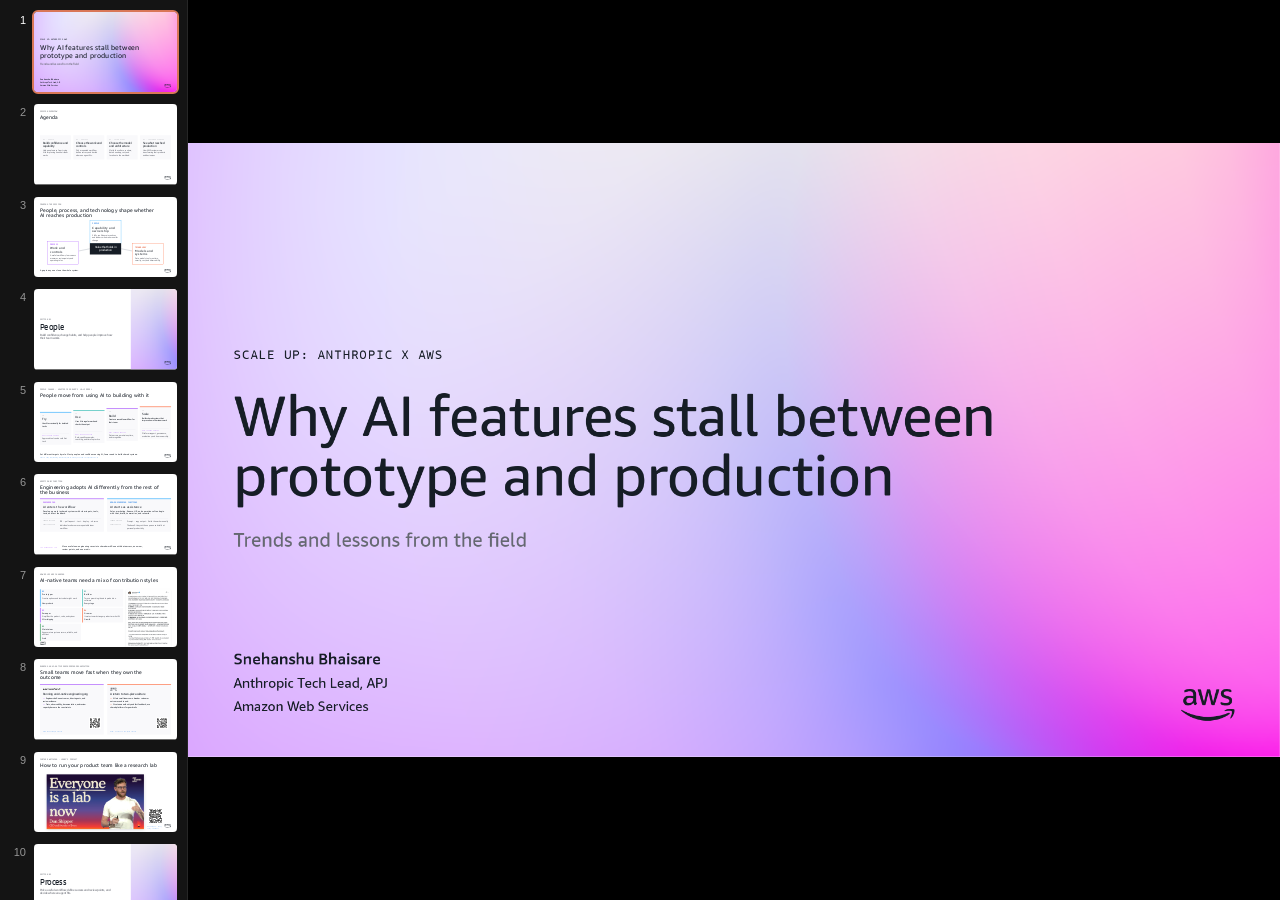
<file: ai-to-production-melbourne/index.html>
<!DOCTYPE html>
<html lang="en">
<head>
<meta charset="UTF-8">
<title>Why AI features stall between prototype and production</title>
<link rel="stylesheet" href="styles.css">
<script src="deck-stage.js"></script>
<style>
  html, body { margin: 0; background: #000; }

  /* ---- Shared slide chrome ---- */
  .slide {
    position: relative; width: 1920px; height: 1080px; overflow: hidden;
    font-family: var(--aws-font-display);
    background: var(--aws-white); color: var(--aws-gray-850);
  }
  .slide h1, .slide h2, .slide h3, .slide p { margin: 0; }
  .bg { position: absolute; inset: 0; width: 100%; height: 100%; object-fit: cover; }
  .logo-br { position: absolute; right: 80px; bottom: 64px; height: 56px; width: auto; }

  .eyebrow {
    font-family: var(--aws-font-mono); font-size: 22px; font-weight: 400;
    text-transform: uppercase; letter-spacing: 0.08em; color: var(--aws-gray-600);
  }
  .h-cover  { font-size: 120px; line-height: 1.04; font-weight: 400; letter-spacing: -0.005em; text-wrap: pretty; }
  .h-title  { font-size: 72px;  line-height: 1.1;  font-weight: 400; letter-spacing: -0.005em; text-wrap: pretty; }
  .body-xl  { font-size: 34px;  line-height: 1.35; font-weight: 400; }
  .body-lg  { font-size: 28px;  line-height: 1.4;  font-weight: 400; }
  .body-md  { font-size: 24px;  line-height: 1.45; font-weight: 400; }
  .muted    { color: var(--aws-gray-600); }
  .mono     { font-family: var(--aws-font-mono); }
  .rule     { width: 56px; height: 4px; background: var(--aws-gray-850); }
  .rule.accent { background: var(--aws-purple-600); }

  .head { position: absolute; left: 80px; right: 80px; top: 80px; display: flex; flex-direction: column; gap: 24px; }
  .head .h-title { max-width: 1600px; }
  .head .lede { max-width: 1400px; margin-top: 4px; }
  .foot { position: absolute; left: 80px; right: 440px; bottom: 72px; }

  /* ---- Cover ---- */
  .cover-body { position: absolute; left: 80px; right: 80px; top: 0; bottom: 0; display: flex; flex-direction: column; justify-content: center; gap: 40px; }
  .cover-body .h-cover { max-width: 1640px; font-size: 100px; line-height: 1.05; }
  .cover-presenter { position: absolute; left: 80px; bottom: 72px; display: flex; flex-direction: column; gap: 6px; }

  /* ---- Card grid ---- */
  .grid { position: absolute; left: 80px; right: 80px; top: 400px; display: grid; gap: 32px; }
  .grid.c4 { grid-template-columns: repeat(4, 1fr); }
  .grid.c3 { grid-template-columns: repeat(3, 1fr); }
  .grid.c2 { grid-template-columns: repeat(2, 1fr); column-gap: 96px; row-gap: 40px; }
  .card { display: flex; flex-direction: column; gap: 18px; padding: 40px 36px; background: var(--aws-gray-100); border-radius: 4px; }
  .card .k { font-family: var(--aws-font-mono); font-size: 20px; letter-spacing: 0.08em; text-transform: uppercase; color: var(--aws-gray-600); }
  .card .t { font-size: 36px; line-height: 1.15; }
  .card .price { font-size: 64px; line-height: 1; color: var(--aws-purple-600); }

  /* ---- Map (2x2) ---- */
  .map { position: absolute; left: 80px; right: 80px; top: 340px; display: grid; grid-template-columns: 180px 1fr 1fr; grid-template-rows: 56px 220px 220px; gap: 24px; }
  .map .colh, .map .rowh { font-family: var(--aws-font-mono); font-size: 20px; letter-spacing: 0.08em; text-transform: uppercase; color: var(--aws-gray-600); display: flex; align-items: flex-end; }
  .map .rowh { align-items: center; font-size: 26px; color: var(--aws-gray-850); }
  .map .cell { background: var(--aws-gray-100); border-radius: 4px; padding: 32px 36px; display: flex; flex-direction: column; gap: 12px; justify-content: center; }
  .map .cell .t { font-size: 38px; line-height: 1.12; }
  .surface-title { display: grid; grid-template-columns: 58px 1fr; gap: 18px; align-items: center; }
  .surface-icon { width: 52px; height: 52px; object-fit: contain; }
  .gateway { position: absolute; left: 284px; right: 400px; top: 912px; display: flex; align-items: center; gap: 28px; padding: 22px 36px; border: 2px solid var(--aws-gray-300); border-radius: 4px; }

  /* ---- Rows (situation -> answer) ---- */
  .rows { position: absolute; left: 80px; right: 80px; top: 300px; display: flex; flex-direction: column; }
  .row { display: grid; grid-template-columns: 1fr 1fr; gap: 64px; padding: 22px 0; border-top: 2px solid var(--aws-gray-200); align-items: baseline; }
  .row:last-child { border-bottom: 2px solid var(--aws-gray-200); }
  .row .ans { font-size: 32px; line-height: 1.25; }

  /* ---- Numbered list ---- */
  .list { display: flex; flex-direction: column; gap: 34px; }
  .item { display: grid; grid-template-columns: 64px 1fr; gap: 16px; }
  .num { font-family: var(--aws-font-mono); font-size: 22px; line-height: 1; padding-top: 10px; color: var(--aws-gray-550); }
  .item .t { font-size: 32px; line-height: 1.2; margin-bottom: 8px; }

  /* ---- Progression ---- */
  .steps { position: absolute; left: 80px; right: 80px; top: 380px; bottom: 220px; display: grid; grid-template-columns: repeat(4, 1fr); gap: 32px; }
  .step { display: flex; flex-direction: column; gap: 18px; padding-top: 28px; border-top: 4px solid var(--aws-gray-300); }
  .step.now { border-top-color: var(--aws-purple-600); }
  .step .t { font-size: 36px; line-height: 1.15; }
  .step .stall { margin-top: auto; min-height: 110px; box-sizing: border-box; padding: 20px 24px; background: var(--aws-gray-100); border-radius: 4px; }

  /* ---- People adoption ---- */
  .people-steps { position: absolute; left: 80px; right: 80px; top: 330px; display: grid; grid-template-columns: repeat(4, 1fr); gap: 26px; align-items: start; }
  .people-stage { min-height: 440px; box-sizing: border-box; padding: 28px 30px; background: var(--aws-gray-100); border-top: 7px solid var(--aws-blue-500); display: flex; flex-direction: column; gap: 18px; }
  .people-stage.l0 { margin-top: 72px; }
  .people-stage.l1 { margin-top: 48px; border-top-color: var(--aws-teal-500); }
  .people-stage.l2 { margin-top: 24px; border-top-color: var(--aws-purple-600); }
  .people-stage.l3 { border-top-color: var(--aws-orange-500); }
  .people-stage .level { font-family: var(--aws-font-mono); font-size: 20px; letter-spacing: 0.08em; text-transform: uppercase; color: var(--aws-gray-600); }
  .people-stage .stage-name { font-size: 38px; line-height: 1.1; }
  .people-stage .support { margin-top: auto; padding-top: 22px; border-top: 2px solid var(--aws-gray-300); }
  .people-stage .support-label { font-family: var(--aws-font-mono); font-size: 16px; letter-spacing: 0.08em; text-transform: uppercase; color: var(--aws-purple-600); margin-bottom: 10px; }
  .people-takeaway { position: absolute; left: 80px; right: 440px; bottom: 55px; display: flex; flex-direction: column; gap: 10px; }
  .people-source { font-family: var(--aws-font-mono); font-size: 16px; color: var(--aws-blue-600); text-decoration: none; }

  /* ---- Organisational adoption ---- */
  .function-path { position: absolute; left: 80px; right: 80px; top: 330px; display: grid; grid-template-columns: 1fr 1fr; gap: 44px; align-items: stretch; }
  .function-stage { min-height: 445px; box-sizing: border-box; padding: 32px 38px; background: var(--aws-gray-100); border-top: 7px solid var(--aws-purple-600); display: flex; flex-direction: column; gap: 18px; }
  .function-stage.non-engineering { border-top-color: var(--aws-blue-500); }
  .function-stage .stage-title { font-size: 43px; line-height: 1.1; }
  .function-stage .stage-pattern { font-size: 28px; line-height: 1.32; }
  .function-stage .stage-work { margin-top: auto; padding-top: 22px; border-top: 2px solid var(--aws-gray-300); display: grid; grid-template-columns: 205px 1fr; gap: 22px; }
  .function-stage .stage-work .label { font-family: var(--aws-font-mono); font-size: 16px; letter-spacing: 0.07em; text-transform: uppercase; color: var(--aws-gray-600); }
  .function-takeaway { position: absolute; left: 80px; right: 440px; bottom: 52px; display: grid; grid-template-columns: 265px 1fr; gap: 30px; align-items: center; }
  .function-takeaway .label { font-family: var(--aws-font-mono); font-size: 18px; letter-spacing: 0.08em; text-transform: uppercase; color: var(--aws-purple-600); }

  /* ---- AI-native teams ---- */
  .archetype-layout { position: absolute; left: 80px; right: 80px; top: 300px; bottom: 58px; display: grid; grid-template-columns: minmax(0, 1fr) 600px; gap: 42px; align-items: stretch; }
  .archetype-row { display: grid; grid-template-columns: repeat(2, minmax(0, 1fr)); gap: 16px; align-content: start; }
  .archetype-card { min-height: 180px; box-sizing: border-box; padding: 20px 22px; background: var(--aws-gray-100); border-left: 7px solid var(--aws-blue-500); display: flex; flex-direction: column; gap: 10px; }
  .archetype-card.builder { border-top-color: var(--aws-teal-500); }
  .archetype-card.sweeper { border-top-color: var(--aws-purple-600); }
  .archetype-card.grower { border-top-color: var(--aws-orange-500); }
  .archetype-card.maintainer { border-top-color: var(--aws-green-600); }
  .archetype-card.builder { border-left-color: var(--aws-teal-500); }
  .archetype-card.sweeper { border-left-color: var(--aws-purple-600); }
  .archetype-card.grower { border-left-color: var(--aws-orange-500); }
  .archetype-card.maintainer { border-left-color: var(--aws-green-600); }
  .archetype-card .role-name { font-size: 30px; line-height: 1.05; }
  .archetype-card .role-copy { margin-top: auto; color: var(--aws-gray-700); }
  .archetype-source-shot { width: 100%; height: 100%; box-sizing: border-box; padding: 10px; object-fit: contain; object-position: center; background: var(--aws-white); border: 1px solid var(--aws-gray-300); box-shadow: 0 12px 30px rgba(35, 47, 62, 0.12); }
  .archetype-logo { position: absolute; left: 80px; bottom: 32px; height: 48px; width: auto; }
  .anthropic-source { position: absolute; right: 80px; top: 82px; width: 220px; height: 48px; object-fit: contain; object-position: right center; }

  .native-grid { position: absolute; left: 80px; right: 80px; top: 340px; bottom: 64px; display: grid; grid-template-columns: 1fr 1fr; gap: 48px; }
  .native-card { box-sizing: border-box; padding: 34px 38px; background: var(--aws-gray-100); border-top: 7px solid var(--aws-purple-600); display: grid; grid-template-columns: 1fr 158px; grid-template-rows: auto auto 1fr auto; column-gap: 30px; row-gap: 20px; }
  .native-card.aws { border-top-color: var(--aws-orange-500); }
  .native-logo { width: 240px; height: 54px; object-fit: contain; object-position: left center; grid-column: 1 / -1; }
  .native-card.aws .native-logo { width: 125px; }
  .native-card .native-title { font-size: 36px; line-height: 1.12; grid-column: 1 / -1; }
  .native-summary { display: flex; flex-direction: column; gap: 18px; }
  .native-summary p { font-size: 25px; line-height: 1.32; }
  .native-summary p::before { content: "—"; color: var(--aws-purple-600); margin-right: 12px; }
  .native-card.aws .native-summary p::before { color: var(--aws-orange-600); }
  .native-qr { width: 158px; height: 158px; align-self: end; background: var(--aws-white); }
  .native-link { align-self: end; font-family: var(--aws-font-mono); font-size: 16px; line-height: 1.3; color: var(--aws-blue-600); text-decoration: none; }
  .video-resource { position: absolute; left: 170px; right: 170px; top: 300px; bottom: 85px; display: grid; grid-template-columns: 1fr 230px; gap: 44px; align-items: end; }
  .video-thumbnail { width: 100%; aspect-ratio: 16 / 9; object-fit: cover; box-shadow: 0 16px 42px rgba(35, 47, 62, 0.18); }
  .video-resource-side { align-self: stretch; display: flex; flex-direction: column; justify-content: flex-end; gap: 22px; }
  .video-resource-qr { width: 220px; height: 220px; background: var(--aws-white); }
  .video-resource-link { font-family: var(--aws-font-mono); font-size: 17px; line-height: 1.35; color: var(--aws-blue-600); text-decoration: none; }

  /* ---- Workflow versus agent planning ---- */
  .planner-grid { position: absolute; left: 80px; right: 80px; top: 330px; display: grid; grid-template-columns: 1fr 1fr; gap: 48px; }
  .planner-card { min-height: 470px; box-sizing: border-box; padding: 34px 38px; background: var(--aws-gray-100); border-top: 7px solid var(--aws-blue-500); display: flex; flex-direction: column; gap: 22px; }
  .planner-card.agent { border-top-color: var(--aws-purple-600); background: var(--aws-purple-50); }
  .planner-card .planner-title { font-size: 40px; line-height: 1.1; }
  .workflow-route { margin-top: auto; display: grid; grid-template-columns: 1fr 38px 1fr 38px 1fr; align-items: center; }
  .route-step { min-height: 120px; box-sizing: border-box; padding: 22px 18px; background: var(--aws-white); border: 2px solid var(--aws-gray-300); display: flex; align-items: center; justify-content: center; text-align: center; font-size: 25px; line-height: 1.2; }
  .route-arrow { font-size: 34px; text-align: center; color: var(--aws-gray-600); }
  .agent-route { margin-top: auto; display: grid; grid-template-columns: 1fr 54px 1fr; grid-template-rows: 1fr 48px 1fr; align-items: center; }
  .agent-route .route-step { min-height: 96px; border-color: var(--aws-purple-300); }
  .agent-route .decide { border-color: var(--aws-purple-600); }
  .planner-footer { position: absolute; left: 80px; right: 440px; bottom: 56px; display: grid; grid-template-columns: 260px 1fr; gap: 32px; align-items: center; }
  .planner-footer .label { font-family: var(--aws-font-mono); font-size: 18px; letter-spacing: 0.08em; text-transform: uppercase; color: var(--aws-purple-600); }

  /* ---- Generative AI product canvas ---- */
  .canvas-main { position: absolute; left: 80px; top: 315px; width: 1230px; display: flex; flex-direction: column; gap: 18px; }
  .canvas-band { box-sizing: border-box; padding: 22px 24px; background: var(--aws-gray-100); border-left: 7px solid var(--aws-blue-500); display: flex; flex-direction: column; gap: 16px; }
  .canvas-band.design { border-left-color: var(--aws-purple-600); }
  .canvas-band.ship { border-left-color: var(--aws-orange-500); }
  .canvas-band .band-name { font-family: var(--aws-font-mono); font-size: 17px; letter-spacing: 0.08em; text-transform: uppercase; color: var(--aws-gray-600); }
  .canvas-boxes { display: grid; gap: 12px; }
  .canvas-boxes.c4 { grid-template-columns: repeat(4, 1fr); }
  .canvas-boxes.c3 { grid-template-columns: repeat(3, 1fr); }
  .canvas-boxes.c5 { grid-template-columns: repeat(5, 1fr); }
  .canvas-box { min-height: 62px; box-sizing: border-box; padding: 16px 14px; background: var(--aws-white); border: 2px solid var(--aws-gray-300); display: flex; align-items: center; justify-content: center; text-align: center; font-size: 22px; line-height: 1.15; }
  .canvas-resources { position: absolute; right: 80px; top: 315px; width: 450px; min-height: 525px; box-sizing: border-box; padding: 34px 36px; background: var(--aws-purple-50); border-top: 7px solid var(--aws-purple-600); display: flex; flex-direction: column; gap: 22px; }
  .canvas-resources .resource-title { font-size: 38px; line-height: 1.1; }
  .canvas-resource-grid { margin-top: auto; display: grid; grid-template-columns: repeat(3, 1fr); gap: 14px; }
  .canvas-resource-item { display: flex; flex-direction: column; gap: 10px; color: var(--aws-gray-850); text-decoration: none; }
  .canvas-resource-item img { width: 100%; aspect-ratio: 1; background: var(--aws-white); }
  .canvas-resource-item span { font-family: var(--aws-font-mono); font-size: 14px; line-height: 1.25; text-align: center; }
  .canvas-takeaway { position: absolute; left: 80px; right: 440px; bottom: 50px; display: grid; grid-template-columns: 260px 1fr; gap: 32px; align-items: center; }
  .canvas-takeaway .label { font-family: var(--aws-font-mono); font-size: 18px; letter-spacing: 0.08em; text-transform: uppercase; color: var(--aws-purple-600); }

  /* ---- Task horizon and autonomy ---- */
  .horizon-scale { position: absolute; left: 80px; right: 80px; top: 315px; height: 520px; }
  .horizon-caption { display: flex; justify-content: space-between; align-items: center; font-family: var(--aws-font-mono); font-size: 18px; letter-spacing: 0.06em; text-transform: uppercase; color: var(--aws-gray-600); }
  .horizon-caption .rise { color: var(--aws-purple-600); }
  .horizon-steps { position: absolute; left: 0; right: 0; bottom: 0; height: 465px; display: grid; grid-template-columns: repeat(4, 1fr); gap: 24px; align-items: end; }
  .horizon-stage { box-sizing: border-box; padding: 28px 30px; background: var(--aws-gray-100); border-top: 7px solid var(--aws-blue-500); display: flex; flex-direction: column; gap: 16px; }
  .horizon-stage.seconds { height: 300px; }
  .horizon-stage.minutes { height: 350px; border-top-color: var(--aws-teal-500); }
  .horizon-stage.hours { height: 400px; border-top-color: var(--aws-purple-600); }
  .horizon-stage.days { height: 450px; border-top-color: var(--aws-orange-500); }
  .horizon-stage .horizon-name { font-size: 40px; line-height: 1.08; }
  .horizon-stage .horizon-control { margin-top: auto; padding-top: 18px; border-top: 2px solid var(--aws-gray-300); }
  .horizon-footer { position: absolute; left: 80px; right: 440px; bottom: 52px; display: grid; grid-template-columns: 1fr 1fr; gap: 48px; }
  .horizon-footer > div { padding-top: 16px; border-top: 3px solid var(--aws-purple-600); }
  .horizon-footer > div:last-child { border-top-color: var(--aws-gray-850); }

  /* ---- Deterministic and probabilistic systems ---- */
  .det-grid { position: absolute; left: 80px; right: 80px; top: 340px; display: grid; grid-template-columns: 1fr 1fr; gap: 44px; }
  .det-card { min-height: 430px; box-sizing: border-box; padding: 34px 40px; background: var(--aws-gray-100); border-top: 7px solid var(--aws-blue-500); display: flex; flex-direction: column; gap: 20px; }
  .det-card.probabilistic { border-top-color: var(--aws-purple-600); }
  .det-card .det-title { font-size: 46px; line-height: 1.08; }
  .det-card .det-list { margin-top: auto; padding-top: 22px; border-top: 2px solid var(--aws-gray-300); display: flex; flex-direction: column; gap: 14px; }
  .det-takeaway { position: absolute; left: 80px; right: 440px; bottom: 58px; display: grid; grid-template-columns: 240px 1fr; gap: 32px; align-items: center; }
  .det-takeaway .label { font-family: var(--aws-font-mono); font-size: 18px; letter-spacing: 0.08em; text-transform: uppercase; color: var(--aws-purple-600); }

  /* ---- Horse and harness ---- */
  .horse-frame { position: absolute; left: 100px; right: 100px; top: 315px; height: 590px; }
  .horse-lines { position: absolute; inset: 0; width: 100%; height: 100%; }
  .horse-core { position: absolute; left: 610px; top: 52px; width: 500px; height: 480px; box-sizing: border-box; padding: 28px; background: var(--aws-purple-50); border: 3px solid var(--aws-purple-600); display: flex; flex-direction: column; align-items: center; justify-content: center; gap: 14px; text-align: center; }
  .horse-core img { width: 310px; height: 270px; object-fit: contain; opacity: 0.88; }
  .harness-node { position: absolute; width: 430px; min-height: 172px; box-sizing: border-box; padding: 24px 28px; background: var(--aws-white); border: 2px solid var(--aws-gray-300); display: flex; flex-direction: column; gap: 9px; }
  .harness-node.n1 { left: 0; top: 0; border-top: 6px solid var(--aws-blue-500); }
  .harness-node.n2 { left: 0; bottom: 0; border-top: 6px solid var(--aws-teal-500); }
  .harness-node.n3 { right: 0; top: 0; border-top: 6px solid var(--aws-orange-500); }
  .harness-node.n4 { right: 0; bottom: 0; border-top: 6px solid var(--aws-purple-600); }
  .harness-node .node-title { font-size: 32px; line-height: 1.12; }
  .horse-takeaway { position: absolute; left: 80px; right: 440px; bottom: 50px; display: grid; grid-template-columns: 240px 1fr; gap: 32px; align-items: center; }
  .horse-takeaway .label { font-family: var(--aws-font-mono); font-size: 18px; letter-spacing: 0.08em; text-transform: uppercase; color: var(--aws-purple-600); }

  /* ---- People, process, and technology framework ---- */
  .ppt-frame { position: absolute; left: 180px; right: 180px; top: 315px; height: 590px; }
  .ppt-lines { position: absolute; inset: 0; width: 100%; height: 100%; }
  .ppt-node { position: absolute; width: 420px; min-height: 180px; box-sizing: border-box; padding: 28px 32px; background: var(--aws-white); border: 3px solid var(--aws-gray-850); display: flex; flex-direction: column; gap: 12px; }
  .ppt-node.people { left: 570px; top: 0; border-color: var(--aws-blue-500); }
  .ppt-node.process { left: 0; bottom: 0; border-color: var(--aws-purple-600); }
  .ppt-node.technology { right: 0; bottom: 0; border-color: var(--aws-orange-500); }
  .ppt-node .ppt-name { font-size: 46px; line-height: 1.05; }
  .ppt-centre { position: absolute; left: 570px; top: 305px; width: 420px; min-height: 150px; box-sizing: border-box; padding: 30px; background: var(--aws-gray-850); color: var(--aws-white); display: flex; align-items: center; justify-content: center; text-align: center; }

  /* ---- Comparison table ---- */
  .cmp { position: absolute; left: 80px; right: 80px; top: 300px; display: grid; }
  .cmp.c2 { grid-template-columns: 280px 1fr 1fr; }
  .cmp.c3 { grid-template-columns: 220px 1fr 1fr 1fr; }
  .cmp.c4 { grid-template-columns: 300px 1fr 1fr 1fr; }
  .cmp > * { padding: 16px 32px 16px 0; border-top: 2px solid var(--aws-gray-200); font-size: 24px; line-height: 1.35; }
  .cmp.lg > * { padding-top: 24px; padding-bottom: 24px; font-size: 28px; }
  .cmp.lg .rl { font-size: 20px; padding-top: 30px; }
  .cmp > :first-child, .cmp .ch { border-top: none; }
  .cmp .ch { padding-bottom: 18px; font-size: 32px; line-height: 1.15; align-self: end; }
  .cmp .ch .body-md { display: block; margin-top: 6px; }
  .cmp .rl { font-family: var(--aws-font-mono); font-size: 18px; letter-spacing: 0.08em; text-transform: uppercase; color: var(--aws-gray-600); padding-top: 21px; }
  .cmp .rl.name { font-family: var(--aws-font-display); font-size: 28px; letter-spacing: 0; text-transform: none; color: var(--aws-gray-850); padding-top: 24px; }
  .cmp .hl { background: var(--aws-purple-50); padding-left: 20px; }
  .cmp .no { color: var(--aws-gray-550); }

  /* ---- Flow (boxes and arrows) ---- */
  .flow { position: absolute; left: 80px; right: 80px; top: 340px; display: grid; grid-template-columns: 1fr 72px 1.25fr 72px 1fr; }
  .flow .node { display: flex; flex-direction: column; gap: 10px; padding: 28px 32px; border: 2px solid var(--aws-gray-300); border-radius: 4px; }
  .flow .node.hub { background: var(--aws-purple-50); border-color: var(--aws-purple-600); }
  .flow .node .t { font-size: 32px; line-height: 1.15; }
  .flow .arrow { display: flex; align-items: center; justify-content: center; font-size: 44px; color: var(--aws-gray-550); }

  /* ---- Code ---- */
  .code { margin: 0; padding: 36px 40px; background: var(--aws-gray-100); border-radius: 4px; font-family: var(--aws-font-mono); font-size: 23px; line-height: 1.6; white-space: pre; color: var(--aws-gray-850); }
  .code .c { color: var(--aws-gray-600); }

  /* ---- Billing paths ---- */
  .bill-paths { position: absolute; left: 80px; right: 80px; top: 420px; display: grid; grid-template-columns: repeat(3, 1fr); gap: 28px; }
  .bill-path { min-height: 190px; box-sizing: border-box; padding: 28px 30px; border-top: 5px solid var(--aws-gray-850); background: var(--aws-gray-100); display: grid; grid-template-columns: 58px 1fr; gap: 20px; align-content: start; }
  .bill-path.market { border-top-color: var(--aws-purple-600); }
  .bill-path img { width: 52px; height: 52px; object-fit: contain; }
  .bill-path .t { font-size: 30px; line-height: 1.15; margin-bottom: 12px; }
  .bill-join { position: absolute; left: 280px; right: 280px; top: 670px; display: grid; grid-template-columns: 1fr 120px 1fr; align-items: center; }
  .bill-line { height: 3px; background: var(--aws-gray-350); }
  .bill-arrow { text-align: center; font-size: 46px; color: var(--aws-purple-600); }
  .invoice { position: absolute; left: 560px; right: 560px; top: 750px; padding: 32px 40px; border: 3px solid var(--aws-purple-600); background: var(--aws-purple-50); text-align: center; }

  /* ---- Model spectrum ---- */
  .model-spectrum { position: absolute; left: 80px; right: 80px; top: 330px; }
  .spectrum-labels { display: flex; justify-content: space-between; margin-bottom: 18px; font-family: var(--aws-font-mono); font-size: 18px; text-transform: uppercase; letter-spacing: 0.08em; color: var(--aws-gray-600); }
  .spectrum-line { height: 5px; background: var(--aws-gray-300); margin: 0 90px 30px; }
  .model-nodes { display: grid; grid-template-columns: repeat(4, 1fr); gap: 28px; }
  .model-node { min-height: 300px; box-sizing: border-box; padding: 30px 28px; border-top: 7px solid var(--aws-blue-500); background: var(--aws-gray-100); }
  .model-node.sonnet { border-top-color: var(--aws-teal-500); }
  .model-node.opus { border-top-color: var(--aws-purple-600); background: var(--aws-purple-50); }
  .model-node.fable { border-top-color: var(--aws-orange-500); }
  .model-node .model-name { font-size: 36px; line-height: 1.1; margin: 12px 0 18px; }
  .model-node .model-price { font-family: var(--aws-font-mono); font-size: 27px; color: var(--aws-gray-850); margin-bottom: 18px; }

  /* ---- Cost pipeline ---- */
  .cost-pipeline { position: absolute; left: 80px; right: 80px; top: 360px; display: grid; grid-template-columns: 1fr 54px 1fr 54px 1fr 54px 1fr; align-items: stretch; }
  .cost-stage { min-height: 300px; padding: 30px 28px; box-sizing: border-box; background: var(--aws-gray-100); border-top: 6px solid var(--aws-blue-500); }
  .cost-stage.route { border-top-color: var(--aws-teal-500); }
  .cost-stage.effort { border-top-color: var(--aws-purple-600); }
  .cost-stage.batch { border-top-color: var(--aws-orange-500); }
  .cost-stage .stage-num { font-family: var(--aws-font-mono); font-size: 20px; color: var(--aws-gray-600); }
  .cost-stage .stage-title { font-size: 34px; line-height: 1.12; margin: 18px 0; }
  .cost-arrow { display: flex; align-items: center; justify-content: center; font-size: 42px; color: var(--aws-gray-500); }
  .cost-result { position: absolute; left: 360px; right: 360px; top: 760px; display: grid; grid-template-columns: 250px 1fr; align-items: center; gap: 32px; padding: 26px 36px; background: var(--aws-gray-850); color: var(--aws-white); }
  .cost-result .metric { font-family: var(--aws-font-mono); font-size: 20px; letter-spacing: 0.08em; text-transform: uppercase; color: var(--aws-gray-300); }

  /* ---- Geography ---- */
  .geo-layout { position: absolute; left: 80px; right: 80px; top: 330px; bottom: 150px; display: grid; grid-template-columns: 1.15fr 0.85fr; gap: 58px; }
  .geo-diagram { display: flex; flex-direction: column; gap: 18px; }
  .geo-route { padding: 22px 28px; border: 2px solid var(--aws-gray-300); display: grid; grid-template-columns: 150px 1fr; gap: 22px; align-items: center; }
  .geo-route .prefix { font-family: var(--aws-font-mono); font-size: 34px; color: var(--aws-purple-600); }
  .au-boundary { flex: 1; border: 3px solid var(--aws-purple-600); background: var(--aws-purple-50); padding: 28px 32px; display: grid; grid-template-rows: auto 1fr auto; }
  .au-cities { display: grid; grid-template-columns: 1fr 1fr; gap: 34px; align-items: center; }
  .city { padding: 26px 24px; background: var(--aws-white); border: 2px solid var(--aws-gray-300); display: grid; grid-template-columns: 22px 1fr; gap: 16px; align-items: center; }
  .city-dot { width: 18px; height: 18px; border-radius: 50%; background: var(--aws-purple-600); }
  .availability { display: grid; grid-template-columns: 1.4fr repeat(3, 0.7fr); align-content: start; }
  .availability > * { padding: 15px 12px; border-top: 2px solid var(--aws-gray-200); font-size: 21px; line-height: 1.25; }
  .availability .ah { border-top: none; font-family: var(--aws-font-mono); font-size: 16px; letter-spacing: 0.06em; text-transform: uppercase; color: var(--aws-gray-600); }
  .availability .yes { color: var(--aws-green-700); }
  .availability .not-yet { color: var(--aws-gray-550); }

  /* ---- Architecture strip ---- */
  .field-layout { position: absolute; left: 80px; right: 80px; top: 340px; bottom: 150px; display: grid; grid-template-columns: 0.82fr 1.35fr; gap: 70px; }
  .field-checks { display: flex; flex-direction: column; gap: 0; }
  .field-check { padding: 18px 0; border-top: 2px solid var(--aws-gray-200); display: grid; grid-template-columns: 38px 1fr; gap: 16px; align-items: start; }
  .field-check:first-child { border-top: none; }
  .field-check .mark { font-family: var(--aws-font-mono); color: var(--aws-purple-600); font-size: 23px; }
  .arch-panel { background: var(--aws-gray-100); padding: 30px 34px; display: flex; flex-direction: column; gap: 22px; }
  .arch-main { display: grid; grid-template-columns: 1fr 44px 1fr 44px 1fr 44px 1fr; align-items: center; }
  .arch-node { min-height: 145px; box-sizing: border-box; padding: 18px 16px; background: var(--aws-white); border: 2px solid var(--aws-gray-300); text-align: center; display: flex; flex-direction: column; align-items: center; justify-content: center; gap: 12px; }
  .arch-node img { width: 48px; height: 48px; object-fit: contain; }
  .arch-node.bedrock { border-color: var(--aws-purple-600); background: var(--aws-purple-50); }
  .arch-arrow { text-align: center; font-size: 34px; color: var(--aws-gray-500); }
  .arch-controls { display: grid; grid-template-columns: repeat(3, 1fr); gap: 18px; }
  .arch-control { padding: 18px; background: var(--aws-white); display: grid; grid-template-columns: 40px 1fr; gap: 12px; align-items: center; }
  .arch-control img { width: 36px; height: 36px; object-fit: contain; }
  .arch-profiles { padding: 18px 22px; border: 2px solid var(--aws-purple-600); background: var(--aws-white); display: flex; justify-content: space-between; align-items: center; }

  /* ---- Customer case studies ---- */
  .case-grid { position: absolute; left: 80px; right: 80px; top: 330px; display: grid; grid-template-columns: repeat(3, 1fr); gap: 30px; }
  .case-card { min-height: 500px; box-sizing: border-box; padding: 34px 36px; background: var(--aws-gray-100); border-top: 7px solid var(--aws-blue-500); display: flex; flex-direction: column; gap: 20px; }
  .case-card.heidi { border-top-color: var(--aws-purple-600); }
  .case-card.rdc { border-top-color: var(--aws-orange-500); }
  .case-brand { height: 58px; display: flex; align-items: center; }
  .case-brand img { max-width: 190px; max-height: 58px; width: auto; height: auto; object-fit: contain; object-position: left center; }
  .case-brand img.heidi-mark { width: 58px; height: 58px; }
  .case-brand img.rdc-mark { max-width: 175px; }
  .case-card .company { font-size: 48px; line-height: 1.05; }
  .case-card .case-use { font-size: 30px; line-height: 1.25; }
  .case-card .case-result { margin-top: auto; padding-top: 24px; border-top: 2px solid var(--aws-gray-300); }
  .case-card .metric { font-size: 45px; line-height: 1.05; color: var(--aws-gray-850); }
  .case-sources { position: absolute; left: 80px; right: 440px; bottom: 58px; display: flex; gap: 28px; font-family: var(--aws-font-mono); font-size: 15px; }
  .case-sources a { color: var(--aws-blue-600); text-decoration: none; }
  .case-matrix { position: absolute; left: 80px; right: 80px; top: 315px; display: grid; grid-template-columns: 165px repeat(3, 1fr); }
  .case-matrix > * { padding: 22px 26px; border-top: 2px solid var(--aws-gray-200); font-size: 25px; line-height: 1.3; }
  .case-matrix .mh { border-top: none; min-height: 95px; display: flex; flex-direction: column; justify-content: flex-end; gap: 12px; }
  .case-matrix .matrix-brand { height: 46px; display: flex; align-items: center; gap: 14px; }
  .case-matrix .matrix-brand img { max-width: 165px; max-height: 46px; width: auto; height: auto; object-fit: contain; object-position: left center; }
  .case-matrix .matrix-brand img.heidi-mark { width: 44px; height: 44px; }
  .case-matrix .matrix-name { font-size: 30px; line-height: 1; }
  .case-matrix .tagline { font-size: 20px; line-height: 1.2; color: var(--aws-gray-600); }
  .case-matrix .row-label { font-family: var(--aws-font-mono); font-size: 18px; letter-spacing: 0.07em; text-transform: uppercase; color: var(--aws-gray-600); }
  .case-matrix .people-cell { background: var(--aws-blue-50); }
  .case-matrix .process-cell { background: var(--aws-purple-50); }
  .case-matrix .tech-cell { background: var(--aws-orange-50); }
  .case-matrix .outcome-cell { font-weight: 500; }

  /* ---- Field story ---- */
  .story { position: absolute; left: 80px; right: 80px; top: 360px; display: grid; grid-template-columns: 1fr 1fr; column-gap: 96px; }
  .story .col { display: flex; flex-direction: column; }
  .story .k { font-family: var(--aws-font-mono); font-size: 20px; letter-spacing: 0.08em; text-transform: uppercase; color: var(--aws-gray-600); padding-bottom: 16px; }
  .story .col.hub .k { color: var(--aws-purple-600); }
  .story .col > p { padding: 15px 0; border-top: 2px solid var(--aws-gray-200); font-size: 26px; line-height: 1.35; }
  .story .col > p:last-child { border-bottom: 2px solid var(--aws-gray-200); }
  .demo { position: absolute; left: 80px; right: 440px; bottom: 60px; display: flex; align-items: center; gap: 28px; padding: 20px 36px; background: var(--aws-purple-50); border: 2px solid var(--aws-purple-600); border-radius: 4px; }

  /* ---- Closing ---- */
  .close-grid { position: absolute; left: 80px; right: 80px; top: 330px; bottom: 180px; display: grid; grid-template-columns: 1fr 480px; gap: 96px; }
  .qr { width: 260px; height: 260px; }
  .links { display: flex; flex-direction: column; gap: 14px; }
  /* ---- Demo video ---- */
  .slide.video-slide { background: #000; }
  .demo-video { position: absolute; top: 0; left: 50%; height: 1080px; width: auto; transform: translateX(-50%); cursor: pointer; }
</style>
<script type="application/json" id="speaker-notes">
[
  "Hi everyone, I'm Sneh, and I look after Anthropic on AWS across APJ. In 30 minutes, I'll cover why AI features stall across people, process, and technology, then show how those choices affect Claude on AWS.",
  "The session uses four parts. People covers capability, confidence, and ownership. Process covers workflow selection, success measures, review points, and when an agent fits. Technology covers the model, surface, runtime, data boundary, cost, and location. Customer stories show how three teams handled those choices in production.",
  "People, process, and technology is a useful planning lens because the three parts affect each other. Skilled people cannot rescue a broken workflow. A clear workflow still fails without usable tools and data. Technology rarely fixes unclear ownership or incentives. The centre of the diagram is the outcome: value that still holds under real production conditions. Sources: https://www.prosci.com/blog/people-process-technology and https://docs.aws.amazon.com/whitepapers/latest/overview-aws-cloud-adoption-framework/people-perspective-capabilities.html",
  "Start with people. Adoption depends on confidence, role-specific skills, clear ownership, and leaders who give people time and permission to change how work gets done.",
  "Ramp's L0 to L3 model is useful as a people capability framework. L0 employees try AI for isolated tasks. L1 employees use it in regular work and check the output. L2 employees build reusable workflows for themselves or their team. L3 employees build systems that help other teams work differently. Leaders have a job at each level: provide approved tools, role-specific examples, data access, time, recognition, governance, evaluations, and clear ownership. Set different targets by role. Most people need confidence using AI; fewer need to build shared systems. Source: https://ramp.com/leading-indicators/how-to-build-your-team-to-capitalize-on-ai",
  "The L0 to L3 ladder describes how individuals use AI. Adoption also differs by function. Engineering often moves faster because the work already runs through shared systems: repositories, pull requests, tests, deployment pipelines, and incident tools. The model can receive context, take an action, and get fast feedback. Non-engineering adoption often starts in a chat window with drafts, summaries, and research. That helps the individual, but the context and output can remain outside the team's operating process. The management job is to move useful non-engineering cases from one-off prompts into shared workflows with data access, an owner, review points, and a measurable outcome.",
  "Boris Cherny describes five contribution styles visible on the Claude Code team: prototypers create options, builders turn promising ideas into production systems, sweepers simplify and improve what shipped, growers find product-market fit, and maintainers keep mature systems secure, reliable, fast, and efficient. People often span two or three styles. Treat this as a way to compose a team around the product stage, not as five new job titles. Source: Boris Cherny, Claude Code.",
  "Anthropic describes an AI-native engineering organisation where engineers spend less time writing every line and more time defining outcomes, directing agents, and reviewing evidence. Coding throughput rises quickly, so tests, observability, documentation, ownership, and review capacity become the constraints. Werner Vogels argues that AI makes small, autonomous teams practical again. Teams should own a durable customer problem end to end, have authority to make reversible decisions, and use shared platforms for guardrails without adding hand-offs. Sources: https://claude.com/blog/running-an-ai-native-engineering-org and https://www.allthingsdistributed.com/2026/06/return-to-two-pizza-culture.html",
  "Dan Shipper explains how Every runs product teams more like research labs: start with a useful question, build small experiments, use the product internally, and let direct evidence shape the next iteration. This slide links to the full conversation on Lenny's Podcast. Source: https://www.youtube.com/watch?v=DqF08Dz3nok",
  "Next is process. Pick work that happens often, has a clear owner, and has a measurable outcome. Define review points and controls before deciding how much autonomy the technology needs.",
  "Pick the first workflow using five tests. It happens often enough for small gains to add up. One team owns it and can change the process. One number measures whether it improved. A person can review the output while confidence builds. The required data is already reachable. Support triage, document extraction, code review, and internal search often fit these conditions. Avoid starting with a flagship feature that has to be perfect at launch.",
  "The Generative AI Product Canvas turns one candidate feature into a buildable and measurable product plan. Work left to right through three bands. Frame the opportunity by defining the problem, current alternative, inputs, and outputs. Design the solution by choosing the product flow, whether it needs a prompt, pipeline, or agent, and the user experience. Prove and ship it by defining done, success metrics, evaluation, cost, and pricing. Use one canvas per feature. Resources: https://github.com/aws-samples/sample-apj-sup-sa/tree/add-genai-product-canvas/agentic-workloads/genai-product-canvas and https://catalog.us-east-1.prod.workshops.aws/workshops/f6d1379f-3504-4c36-8a46-3b9c3c99a03d/en-US/040-part-2-design",
  "The ambition can be large, but the first production step should be narrow. Pick one repeated workflow, give it one owner, and measure one outcome. Prove that it works before adding more teams, data, tools, or autonomy.",
  "The difference between a workflow that calls an LLM and an agent loop is who plans the next step. In a workflow, your code fixes the sequence and calls the model at known points. In an agent loop, the model observes the result and chooses the next approved action. The application still owns the tools, permissions, budgets, approval gates, and stopping conditions. Source: https://www.anthropic.com/research/building-effective-agents",
  "Anthropic separates workflows, where code controls a defined sequence, from agents, where the model directs its own process and tool use. Use an agent for open-ended work when you cannot predict the number of steps or define a fixed path. The environment should return feedback the agent can use, and the task needs clear success and stopping conditions. Keep human approval around consequential actions. Start with the simplest design that works because model-directed execution adds cost, latency, and more ways to fail. Source: https://www.anthropic.com/research/building-effective-agents",
  "An agent repeats four steps. It observes the current state, context, memory, and tool results. It decides the next action. It acts by calling a tool, changing state, or producing a response. It then evaluates the result against the goal. If the goal is not met, the result becomes new context for the next loop. Your code still defines the available tools, permissions, budgets, iteration limits, and stopping conditions. Put human approval before actions that are costly, irreversible, or customer-facing.",
  "Use task horizon as a practical autonomy spectrum, not a maturity score. At seconds, a person directs each turn. At minutes, the agent completes a bounded task. At hours, it works through checkpoints, recovers from failures, and asks for help when needed. At days, it carries durable state across sessions and pursues an outcome under clear limits. Longer horizons can unlock larger units of work, but cost, drift, ambiguity, and recovery effort also rise. Anthropic notes that autonomy depends on oversight and product design, and its long-running agent guidance emphasises progress tracking across context windows. AWS AgentCore supports asynchronous long-running tasks and configurable runtime lifecycle. Sources: https://www.anthropic.com/research/measuring-agent-autonomy, https://www.anthropic.com/research/trustworthy-agents, https://www.anthropic.com/engineering/effective-harnesses-for-long-running-agents, and https://docs.aws.amazon.com/bedrock-agentcore/latest/devguide/runtime-long-run.html",
  "Technology follows the people and process decisions. This section covers the model, runtime, tools, data boundary, deployment surface, cost controls, and where inference can run.",
  "AI systems combine deterministic software with probabilistic model behaviour. Use deterministic code for permissions, validation, workflow rules, budgets, and stopping conditions. Those controls should behave the same way every time. Use the model where the work needs interpretation, planning, drafting, or tool selection. Test that part across representative scenarios because the same input can produce different valid outputs. Put judgement in the model. Keep hard limits and irreversible actions in code.",
  "The horse represents the model: capability, judgement, and momentum. The harness is the agent system around it: the goal and context, tools and sandbox, permissions and approvals, and the feedback that tells it whether to continue or stop. A stronger model raises what the system can do. The harness decides where it can go and what it is allowed to change. Anthropic describes the harness as the system around the model. AWS AgentCore includes the runtime loop, tools, context, failure handling, memory, identity, and observability. Sources: https://www.anthropic.com/engineering/managed-agents and https://docs.aws.amazon.com/bedrock-agentcore/latest/devguide/harness.html",
  "Anthropic describes the brain as Claude plus the harness that runs the reasoning loop, and the hands as the sandboxes and tools that perform actions. The model reasons, plans, and chooses tools. The hands run code, browse, read files, and change systems inside an isolated environment. Managed services can carry much of the loop, compute, memory, identity, secure tool connectivity, and observability. The customer still owns the work that differentiates the product: the goal, proprietary context, instructions and skills, tool permissions, approval policy, evaluations, and user experience. Anthropic source: https://www.anthropic.com/engineering/managed-agents. AWS source: https://docs.aws.amazon.com/bedrock-agentcore/latest/devguide/harness.html",
  "Start by choosing how Claude will run. There are four ways to run Claude on AWS, and they sort along two lines. Across the top: who operates the service and processes your data. On the left side, AWS does, inside your AWS account. On the right, Anthropic does, with AWS as the front door and the bill. Down the side: are you calling Claude from your own code, the API row, or giving people an app, the apps row. That gives you Claude on Amazon Bedrock, Claude Platform on AWS, Claude Desktop on Amazon Bedrock, and Claude Enterprise in AWS Marketplace. Along the bottom is Claude Apps Gateway. It isn't a fifth option. It's a control plane you run yourself that adds single sign-on, per-user cost tracking, and spend caps. Same Claude models in every box.",
  "Choose the model using your workload evals. Anthropic's starting point for most workloads is Opus 5.5, at four dollars in and twenty out per million tokens. If your evals fall short on long, multi-step work, try Fable 5.1, with a one-million-token context. For high volume, Sonnet 5. For speed, Haiku 4.5. The rule of thumb is on the slide: start with Opus 5.5 and move from there based on your own evals, not benchmarks.",
  "Set cost controls before rollout. Cache repeated system prompts and documents. Route simpler steps to smaller models. Set the effort level to match the task. Batch work that can wait, such as overnight document runs and backfills. Measure cost per completed task rather than cost per token.",
  "Availability changes with model launches, so check the model card before committing. On Bedrock you pick an inference profile, not a Region. The global profile can route anywhere and usually has the most capacity. The au profile keeps processing in Sydney and Melbourne for supported models. Single-Region options differ by model. Claude Platform on AWS can expose Sydney and Melbourne endpoints while inference still uses Anthropic's global or US routing, so the endpoint location alone does not provide in-country processing.",
  "The final section covers customer stories from Halter, Heidi Health, and RDC.AI, then a field story from a global healthcare enterprise with a live demo, and closes with common deployment issues.",
  "Halter built Clank, an agent using Claude on Amazon Bedrock that investigates production alerts and proposes code changes for human review. It now handles more than 90 tasks each week and saved up to 215 hours of manual work in three months. Heidi Health automates clinical documentation and administrative work while requiring clinicians to review and finalise the output. Heidi supports more than two million consultations each week and is available through AWS Marketplace. RDC.AI builds explainable assistants for relationship management, serviceability, cashflow, and portfolio decisions. Its earlier Data Science and Portfolio Assistants reached production in three months and doubled development speed with Amazon Bedrock. Sources: https://aws.amazon.com/solutions/case-studies/halter-case-study/, https://aws.amazon.com/marketplace/pp/prodview-m6a4kvrjulsd4, https://www.heidihealth.com/llms.txt, and https://aws.amazon.com/solutions/case-studies/richdataco-case-study/",
  "Across the three cases, the same pattern appears. People remain responsible for reviewing fixes, finalising clinical notes, or making lending decisions. The process starts with a narrow repeated workflow and clear checks. The technology connects models to the required data, tools, integrations, and controls. The outcome is measured in completed work: engineering time saved, consultations supported, and faster delivery into a regulated environment.",
  "One more story before the demo, this one from the field, and I'll walk it left to right. One: the customer. I sat down with David, head of platform engineering at a global healthcare enterprise, running clinical workflows across the US, Europe, and APAC. Clinicians, patient apps, and their own engineers. Two: what they wanted. Claude inside the product clinicians use, for clinical note summaries and a patient triage assistant, plus knowledge search and Claude Code for the developers. The internal side matters, because the constraints don't relax for analysts and developers. They touch the same sensitive data. Three: the blockers. PHI, so HIPAA in the US, GDPR in Europe, the Privacy Act in Australia. Data residency, no training on their data, and an audit trail for every call. Put all that together and legal says no. And David can't afford three architectures for three geographies. He needs one architecture and one policy set that gets through a third-party audit, where the first question is who the data processor is. Four: why Claude on AWS. That question has a one-word answer: AWS. Bedrock is HIPAA-eligible under the AWS BAA, inference runs in his own account, his data isn't used for training, and his security model doesn't change: PrivateLink, KMS keys, CloudTrail. It clears vendor review like any other workload on AWS, and it draws down the AWS commitment he already has. Five: the architecture, and it's the same stack in every geography. App, API Gateway and Lambda, PrivateLink into Bedrock, Guardrails masking PII in front of Claude, Knowledge Bases on S3 for grounding, and CloudTrail and CloudWatch for evidence and agent traces. The only thing that changes per geography is the inference profile: us. in the US, eu. in Europe, au. in Australia or jp. for Japan. No global profile, because the data has to stay in its geography. Developers and knowledge workers run Claude Code and Claude Desktop on the same Bedrock setup, under the same rules. Six: the outcome. Clinician time saved, faster dev cycles, and a compliance sign-off.",
  "Here's that as the checklist David took into his audit. On the left, what had to hold. On the right, what landed on Bedrock against each line. Product and people, one Bedrock setup, one set of rules. Let me show you.",
  "Here's Claude on Bedrock, start to finish, in about seventy seconds. First the console, in Sydney. Under inference profiles, filter on Opus 5.5: there's the au profile, and it routes only to Sydney and Melbourne. That's the residency answer from a few slides ago, on screen. A quick prompt in the playground to prove it's live. Then Claude Code. /login, pick the third-party platform, Amazon Bedrock, and it checks your credentials and tests each model with a one-token request so you can pin the ones your account has enabled. Then it just works, running through your AWS account. I ask it to build a small Python todo app, it writes the file, runs every command to check it, and tells me how to use it. Click the video to pause if you want to talk over a step.",
  "Six deployment issues come up repeatedly. Claude Code in an Asia Pacific Region can default to an unsupported apac profile prefix. Geographic profiles can cost more than global profiles. Anthropic's built-in tools aren't all available on Bedrock. Apps Gateway supports people rather than pipelines. Tag usage before the first team rolls out. A Marketplace subscription can create a new Claude organisation, so plan an existing organisation move before subscribing.",
  "The key takeaways cover people, process, and technology. Set expectations by role and give teams time and support to change how they work. Pick a repeated workflow with a clear owner and metric, then use an agent only when the path cannot be fixed in advance. Choose the Claude route using the users, data boundary, controls, tools, cost, and location. Scale when people, process, and technology all hold under production conditions. The QR code and links point to the technical references.",
  "The appendix keeps the deployment route, billing, control, and Claude Code configuration detail available for questions without slowing the main talk.",
  "Two questions get you to the right box. First: are you putting Claude in front of people, your staff using it to write, code, and analyse, or inside your product, where your code calls it? That's apps or API. Second: does the data need AWS as the operator and data processor? If yes, the Bedrock routes. If Anthropic processing is fine and you need Anthropic's first-party tools, use the Anthropic-operated routes. Some teams run Claude Enterprise for their people and Bedrock for their product in the same AWS account. The next slides compare each row.",
  "For product integrations, compare the API routes first. Claude on Amazon Bedrock runs inside your AWS account. AWS is the operator and the data processor, you call it with Converse, InvokeModel, or the Messages API, and you get the rest of Bedrock around it: PrivateLink, Guardrails, Knowledge Bases, and one API across more than a hundred models. Anthropic's built-in tools, such as web search and code execution, aren't on Bedrock yet. Claude Platform on AWS is Anthropic's API, operated by Anthropic and billed through AWS, with IAM for auth and CloudTrail for audit. It includes Anthropic's first-party tools. Routing is global or US, so it isn't an in-country option, and cost detail lives in the Claude Console rather than your cost and usage report.",
  "The apps row is where Claude Code sits. Claude Enterprise in AWS Marketplace includes chat, Claude Code, Cowork, Projects, single sign-on, user provisioning, roles, spend limits, MCP allow lists, and audit logs. It's seats plus usage on a twelve-month term, on your AWS bill. Claude Desktop on Amazon Bedrock points the Claude apps at your own Bedrock account, so the data stays in your AWS boundary under your AWS controls. Claude Code can also call Bedrock directly from the CLI with AWS credentials, but you provide SSO and monitoring. If the data boundary doesn't decide it, compare the required apps and controls.",
  "Claude Apps Gateway adds controls when people use Claude through Bedrock or Claude Platform on AWS. Claude Apps Gateway is AWS solution guidance you run yourself: a container in your VPC behind an internal load balancer, sitting between your people and Bedrock or Claude Platform on AWS. People sign in with your identity provider, so there are no AWS credentials on every laptop. You get cost per person over OpenTelemetry, model access by identity provider group, and spend caps per user, per group, or for the whole organisation. One limit: pipelines can't authenticate through it, so CI/CD keeps calling Bedrock directly with IAM. The code is public in the aws-samples anthropic-on-aws repository, link at the end.",
  "Sometimes both API routes fit. When that happens, these are the tie-breakers. Lean toward Bedrock if processing has to stay in Australia or in one Region, if you want private connectivity with PrivateLink, Guardrails or Knowledge Bases, more than one model provider behind the same code, cost broken down by IAM role in your cost and usage report, or you have AWS credits to use. Lean toward Claude Platform on AWS if you want Anthropic's newest features and tools the day they launch, or you've already built on Anthropic's API, because moving is a new base URL, a key, and one header. And one piece of advice: if you're already happy on Bedrock, stay. Add Claude Platform on AWS for the workloads that need it. Running both in one account is normal.",
  "These are the situations I hear most often. If your developers want Claude Code and you need admin controls, compare Claude Enterprise in AWS Marketplace: SSO, user provisioning, spend limits, and audit logs. If the data must stay in your AWS account, use Bedrock for the product API and Claude Desktop on Bedrock for people. If agents need web search, files, code execution, or managed agent tools, compare Claude Platform on AWS. If you already run Claude Code on Bedrock and need SSO and spend caps, add Claude Apps Gateway. If you're already paying Anthropic directly, plan any move to the AWS bill around the contract renewal.",
  "Each route can appear on the AWS bill, but the commercial treatment can differ. Choose the route using the operating model: who processes the data, which controls you need, and which features the workload requires. Check current pricing and commitment treatment before committing volume. Teams can start through the Bedrock console or the relevant AWS Marketplace listing.",
  "Once it's running, finance will ask where it shows up. Bedrock usage appears under the Amazon Bedrock service line, like any other AWS service. If you create application inference profiles with cost tags, you can see spend per team or per feature in Cost Explorer and your cost and usage report. Do that before the first team goes live; retrofitting it is the painful part. Claude Platform on AWS and Claude Enterprise both appear under AWS Marketplace. Platform is metered in Claude Consumption Units, a hundred to the dollar, with the token-level detail per workspace in the Claude Console. Enterprise is seats plus usage, with per-user detail in the admin console. And if you're already paying Anthropic directly, you can move that onto the AWS bill at renewal, and add Bedrock alongside any time.",
  "These settings run Claude Code on Bedrock from Australia. Turn on Bedrock mode, set your Region, and set the profile prefix to au, or global if residency doesn't matter to you. That prefix line is the one that bites. By default Claude Code maps Asia Pacific Regions to an apac prefix that current models don't have, and you get a 400 error. Then pin the model ID, so everyone on the team runs the same version and an update doesn't change behaviour under you. For shared policy, deploy a managed settings file to each machine, because server-managed settings aren't available on Bedrock. Send usage to your own observability stack with OpenTelemetry. And know what you give up: web search, fast mode, and the analytics dashboard aren't there on Bedrock today."
]
</script>
</head>
<body>

<deck-stage>

  <!-- 01 Cover -->
  <section class="slide" data-screen-label="01 Cover">
    <img class="bg" src="assets/aws-gradient-light-1d.png" alt="" aria-hidden="true">
    <div class="cover-body">
      <p class="eyebrow" style="color: var(--aws-gray-850);">Scale Up: Anthropic x AWS</p>
      <h1 class="h-cover">Why AI features stall between prototype and production</h1>
      <p class="body-xl muted">Trends and lessons from the field</p>
    </div>
    <div class="cover-presenter">
      <p class="body-lg" style="font-weight: 500;">Snehanshu Bhaisare</p>
      <p class="body-md">Anthropic Tech Lead, APJ</p>
      <p class="body-md">Amazon Web Services</p>
    </div>
    <img class="logo-br" src="assets/aws-logo-gray850.svg" alt="AWS">
  </section>

  <!-- 02 Agenda -->
  <section class="slide" data-screen-label="02 Agenda">
    <div class="head">
      <p class="eyebrow">Session overview</p>
      <h2 class="h-title">Agenda</h2>
    </div>
    <div class="grid c4" style="top: 420px;">
      <div class="card">
        <span class="k">01 · People</span>
        <span class="t">Build confidence and capability</span>
        <p class="body-md muted">Help people move from trying AI to improving how their team works.</p>
      </div>
      <div class="card">
        <span class="k">02 · Process</span>
        <span class="t">Choose the work and controls</span>
        <p class="body-md muted">Pick a repeated workflow, define success, and decide where an agent fits.</p>
      </div>
      <div class="card">
        <span class="k">03 · Technology</span>
        <span class="t">Choose the model and architecture</span>
        <p class="body-md muted">Match the surface, runtime, data boundary, cost, and location to the workload.</p>
      </div>
      <div class="card">
        <span class="k">04 · Customer stories</span>
        <span class="t">See what reached production</span>
        <p class="body-md muted">How AWS customers are transforming their products and businesses</p>
      </div>
    </div>
    <img class="logo-br" src="assets/aws-logo-gray850.svg" alt="AWS">
  </section>

  <!-- 03 PPT framework -->
  <section class="slide" data-screen-label="03 People, process, and technology">
    <div class="head">
      <p class="eyebrow">Framing the session</p>
      <h2 class="h-title">People, process, and technology shape whether AI reaches production</h2>
    </div>
    <div class="ppt-frame" data-om-raster>
      <svg class="ppt-lines" viewBox="0 0 1560 590" aria-hidden="true">
        <line x1="780" y1="180" x2="780" y2="305" stroke="#8A939F" stroke-width="4"/>
        <line x1="420" y1="410" x2="570" y2="380" stroke="#8A939F" stroke-width="4"/>
        <line x1="1140" y1="410" x2="990" y2="380" stroke="#8A939F" stroke-width="4"/>
      </svg>
      <div class="ppt-node people">
        <span class="eyebrow" style="color: var(--aws-blue-600);">People</span>
        <span class="ppt-name">Capability and ownership</span>
        <p class="body-md muted">Skills, confidence, incentives, and leaders who make room for change</p>
      </div>
      <div class="ppt-node process">
        <span class="eyebrow" style="color: var(--aws-purple-600);">Process</span>
        <span class="ppt-name">Work and controls</span>
        <p class="body-md muted">A useful workflow, clear success measures, review points, and operating rules</p>
      </div>
      <div class="ppt-node technology">
        <span class="eyebrow" style="color: var(--aws-orange-600);">Technology</span>
        <span class="ppt-name">Models and systems</span>
        <p class="body-md muted">Data, models, tools, runtime, security, cost, and observability</p>
      </div>
      <div class="ppt-centre">
        <p class="body-xl">Value that holds in production</p>
      </div>
    </div>
    <p class="foot body-lg">A gap in any one slows the whole system.</p>
    <img class="logo-br" src="assets/aws-logo-gray850.svg" alt="AWS">
  </section>

  <!-- 04 Section 1 -->
  <section class="slide" data-screen-label="04 Section: People">
    <img src="assets/aws-gradient-light-1d.png" alt="" aria-hidden="true" style="position: absolute; right: 0; top: 0; width: 620px; height: 1080px; object-fit: cover;">
    <div style="position: absolute; left: 80px; top: 0; bottom: 0; width: 1120px; display: flex; flex-direction: column; justify-content: center; gap: 34px;">
      <p class="eyebrow">Section 01</p>
      <h2 class="h-cover" style="font-size: 104px; max-width: 1100px;">People</h2>
      <p class="body-xl muted" style="max-width: 980px;">Build confidence, change habits, and help people improve how their team works.</p>
    </div>
    <img class="logo-br" src="assets/aws-logo-gray850.svg" alt="AWS">
  </section>

  <!-- 05 People adoption -->
  <section class="slide" data-screen-label="05 People adoption">
    <div class="head">
      <p class="eyebrow">People change · Adapted from Ramp's L0–L3 model</p>
      <h2 class="h-title">People move from using AI to building with it</h2>
    </div>
    <div class="people-steps">
      <div class="people-stage l0">
        <span class="level">L0</span>
        <span class="stage-name">Try</span>
        <p class="body-md">Uses AI occasionally for isolated tasks</p>
        <div class="support">
          <p class="support-label">What leaders provide</p>
          <p class="body-md muted">Approved tools and a safe first task</p>
        </div>
      </div>
      <div class="people-stage l1">
        <span class="level">L1</span>
        <span class="stage-name">Use</span>
        <p class="body-md">Uses AI in regular work and checks the output</p>
        <div class="support">
          <p class="support-label">What leaders provide</p>
          <p class="body-md muted">Role-specific examples, coaching, and time to practise</p>
        </div>
      </div>
      <div class="people-stage l2">
        <span class="level">L2</span>
        <span class="stage-name">Build</span>
        <p class="body-md">Creates a reusable workflow for their team</p>
        <div class="support">
          <p class="support-label">What leaders provide</p>
          <p class="body-md muted">Data access, permissions, time, and recognition</p>
        </div>
      </div>
      <div class="people-stage l3">
        <span class="level">L3</span>
        <span class="stage-name">Scale</span>
        <p class="body-md">Builds shared systems that improve how other teams work</p>
        <div class="support">
          <p class="support-label">What leaders provide</p>
          <p class="body-md muted">Platform support, governance, evaluations, and clear ownership</p>
        </div>
      </div>
    </div>
    <div class="people-takeaway">
      <p class="body-lg">Set different targets by role. Most people need confidence using AI; fewer need to build shared systems.</p>
      <a class="people-source" href="https://ramp.com/leading-indicators/how-to-build-your-team-to-capitalize-on-ai">Source: ramp.com/leading-indicators/how-to-build-your-team-to-capitalize-on-ai</a>
    </div>
    <img class="logo-br" src="assets/aws-logo-gray850.svg" alt="AWS">
  </section>

  <!-- 06 Organisational adoption -->
  <section class="slide" data-screen-label="06 Organisational adoption">
    <div class="head">
      <p class="eyebrow">Adoption by function</p>
      <h2 class="h-title">Engineering adopts AI differently from the rest of the business</h2>
    </div>
    <div class="function-path">
      <div class="function-stage engineering">
        <span class="eyebrow" style="color: var(--aws-purple-600);">Engineering</span>
        <span class="stage-title">AI enters the workflow</span>
        <p class="stage-pattern">Developers work in shared systems with clear inputs, tools, tests, and fast feedback.</p>
        <div class="stage-work">
          <span class="label">Common pattern</span>
          <p class="body-md muted">IDE → pull request → test → deploy → observe</p>
          <span class="label">Adoption result</span>
          <p class="body-md muted">Individual use becomes a repeatable team workflow</p>
        </div>
      </div>
      <div class="function-stage non-engineering">
        <span class="eyebrow" style="color: var(--aws-blue-600);">Non-engineering functions</span>
        <span class="stage-title">AI starts as assistance</span>
        <p class="stage-pattern">Sales, marketing, finance, HR, and operations often begin with chat, drafts, summaries, and research.</p>
        <div class="stage-work">
          <span class="label">Common pattern</span>
          <p class="body-md muted">Prompt → copy output → finish the work manually</p>
          <span class="label">Adoption risk</span>
          <p class="body-md muted">The benefit stays with one person and stalls at personal productivity</p>
        </div>
      </div>
    </div>
    <div class="function-takeaway">
      <span class="label">The management job</span>
      <p class="body-lg">Move useful non-engineering cases into shared workflows with data access, an owner, review points, and one metric.</p>
    </div>
    <img class="logo-br" src="assets/aws-logo-gray850.svg" alt="AWS">
  </section>

  <!-- 07 Contribution archetypes -->
  <section class="slide" data-screen-label="07 Contribution archetypes">
    <div class="head">
      <p class="eyebrow">How roles are changing</p>
      <h2 class="h-title">AI-native teams need a mix of contribution styles</h2>
    </div>
    <div class="archetype-layout">
      <div class="archetype-row">
        <div class="archetype-card">
          <span class="eyebrow" style="color: var(--aws-blue-600);">01</span>
          <span class="role-name">Prototyper</span>
          <p class="body-md muted">Creates options and tests what might work</p>
          <p class="role-copy body-md">New products</p>
        </div>
        <div class="archetype-card builder">
          <span class="eyebrow" style="color: var(--aws-teal-600);">02</span>
          <span class="role-name">Builder</span>
          <p class="body-md muted">Turns a promising idea into production software</p>
          <p class="role-copy body-md">Every stage</p>
        </div>
        <div class="archetype-card sweeper">
          <span class="eyebrow" style="color: var(--aws-purple-600);">03</span>
          <span class="role-name">Sweeper</span>
          <p class="body-md muted">Simplifies the product, code, and system</p>
          <p class="role-copy body-md">After shipping</p>
        </div>
        <div class="archetype-card grower">
          <span class="eyebrow" style="color: var(--aws-orange-600);">04</span>
          <span class="role-name">Grower</span>
          <p class="body-md muted">Iterates toward stronger product-market fit</p>
          <p class="role-copy body-md">Growth</p>
        </div>
        <div class="archetype-card maintainer">
          <span class="eyebrow" style="color: var(--aws-green-700);">05</span>
          <span class="role-name">Maintainer</span>
          <p class="body-md muted">Keeps mature systems secure, reliable, and efficient</p>
          <p class="role-copy body-md">Scale</p>
        </div>
      </div>
      <img class="archetype-source-shot" src="assets/boris-cherny-contribution-archetypes.png" alt="Boris Cherny describing five contribution archetypes on the Claude Code team">
    </div>
    <img class="archetype-logo" src="assets/aws-logo-gray850.svg" alt="AWS">
  </section>

  <!-- 08 AI-native engineering organisation -->
  <section class="slide" data-screen-label="08 AI-native engineering organisation">
    <div class="head">
      <p class="eyebrow">Running an AI-native engineering organisation</p>
      <h2 class="h-title">Small teams move fast when they own the outcome</h2>
    </div>
    <div class="native-grid">
      <div class="native-card">
        <img class="native-logo" src="assets/anthropic-logo-slate.svg" alt="Anthropic">
        <span class="native-title">Running an AI-native engineering org</span>
        <div class="native-summary">
          <p>Engineers define outcomes, direct agents, and review evidence.</p>
          <p>Tests, observability, documentation, and review capacity become the constraints.</p>
        </div>
        <img class="native-qr" src="assets/qr-ai-native-engineering-org.svg" alt="QR code for Running an AI-native engineering org">
        <a class="native-link" href="https://claude.com/blog/running-an-ai-native-engineering-org">Read the Anthropic article</a>
      </div>
      <div class="native-card aws">
        <img class="native-logo" src="assets/aws-logo-gray850.svg" alt="AWS">
        <span class="native-title">A return to two-pizza culture</span>
        <div class="native-summary">
          <p>AI lets small teams own broader customer outcomes end to end.</p>
          <p>Give teams authority and fast feedback; use shared platforms for guardrails.</p>
        </div>
        <img class="native-qr" src="assets/qr-two-pizza-culture.svg" alt="QR code for A return to two-pizza culture">
        <a class="native-link" href="https://www.allthingsdistributed.com/2026/06/return-to-two-pizza-culture.html">Read: A return to two-pizza culture</a>
      </div>
    </div>
  </section>

  <!-- 09 Video resource -->
  <section class="slide" data-screen-label="09 Video resource">
    <div class="head">
      <p class="eyebrow">Further watching · Lenny's Podcast</p>
      <h2 class="h-title">How to run your product team like a research lab</h2>
    </div>
    <div class="video-resource">
      <a href="https://www.youtube.com/watch?v=DqF08Dz3nok">
        <img class="video-thumbnail" src="assets/dan-shipper-research-lab-thumbnail.jpg" alt="Video thumbnail for How to run your product team like a research lab">
      </a>
      <div class="video-resource-side">
        <img class="video-resource-qr" src="assets/qr-dan-shipper-research-lab.svg" alt="QR code for the Dan Shipper interview on Lenny's Podcast">
        <a class="video-resource-link" href="https://www.youtube.com/watch?v=DqF08Dz3nok">Dan Shipper · Every<br>Lenny's Podcast</a>
      </div>
    </div>
    <img class="logo-br" src="assets/aws-logo-gray850.svg" alt="AWS">
  </section>

  <!-- 10 Section 2 -->
  <section class="slide" data-screen-label="10 Section: Process">
    <img src="assets/aws-gradient-light-1d.png" alt="" aria-hidden="true" style="position: absolute; right: 0; top: 0; width: 620px; height: 1080px; object-fit: cover;">
    <div style="position: absolute; left: 80px; top: 0; bottom: 0; width: 1120px; display: flex; flex-direction: column; justify-content: center; gap: 34px;">
      <p class="eyebrow">Section 02</p>
      <h2 class="h-cover" style="font-size: 104px; max-width: 1100px;">Process</h2>
      <p class="body-xl muted" style="max-width: 980px;">Pick a useful workflow, define success and review points, and decide where an agent fits.</p>
    </div>
    <img class="logo-br" src="assets/aws-logo-gray850.svg" alt="AWS">
  </section>

  <!-- 11 First workflow -->
  <section class="slide" data-screen-label="11 First workflow">
    <div class="head">
      <p class="eyebrow">Choosing the first workflow</p>
      <h2 class="h-title">Picking the first workflow to take to production</h2>
    </div>
    <div class="grid c2" style="top: 340px; grid-template-columns: 1.2fr 1fr; column-gap: 96px;">
      <div class="list" style="gap: 28px;">
        <div class="item"><span class="num">01</span><div><p class="t">It happens often</p><p class="body-md muted">Daily volume, so small gains add up</p></div></div>
        <div class="item"><span class="num">02</span><div><p class="t">Someone owns it</p><p class="body-md muted">One team willing to change how it works</p></div></div>
        <div class="item"><span class="num">03</span><div><p class="t">One number moves</p><p class="body-md muted">Time to resolve, cost per document, tickets handled without escalation</p></div></div>
        <div class="item"><span class="num">04</span><div><p class="t">A person can check the output</p><p class="body-md muted">At least at first, before it reaches a customer</p></div></div>
        <div class="item"><span class="num">05</span><div><p class="t">The data is already reachable</p><p class="body-md muted">No six-month integration project before you start</p></div></div>
      </div>
      <div style="display: flex; flex-direction: column; gap: 32px;">
        <div class="card">
          <span class="k">Common first picks</span>
          <p class="body-lg">Support triage and draft replies</p>
          <p class="body-lg">Pulling fields out of documents and invoices</p>
          <p class="body-lg">Code review and test generation</p>
          <p class="body-lg">Internal knowledge search</p>
        </div>
        <div class="card" style="background: var(--aws-white); border: 2px solid var(--aws-gray-300);">
          <span class="k">Avoid</span>
          <p class="body-lg">The flagship feature that must be perfect at launch</p>
        </div>
      </div>
    </div>
    <img class="logo-br" src="assets/aws-logo-gray850.svg" alt="AWS">
  </section>

  <!-- 12 Generative AI product canvas -->
  <section class="slide" data-screen-label="12 Generative AI product canvas">
    <div class="head">
      <p class="eyebrow">Generative AI Product Canvas</p>
      <h2 class="h-title">Turn one AI idea into a buildable product feature</h2>
    </div>
    <div class="canvas-main">
      <div class="canvas-band">
        <span class="band-name">01 · Frame the opportunity</span>
        <div class="canvas-boxes c4">
          <span class="canvas-box">Problem</span>
          <span class="canvas-box">Existing alternative</span>
          <span class="canvas-box">Inputs</span>
          <span class="canvas-box">Outputs</span>
        </div>
      </div>
      <div class="canvas-band design">
        <span class="band-name">02 · Design the solution</span>
        <div class="canvas-boxes c3">
          <span class="canvas-box">Solution</span>
          <span class="canvas-box">Prompt, pipeline, or agent</span>
          <span class="canvas-box">User experience</span>
        </div>
      </div>
      <div class="canvas-band ship">
        <span class="band-name">03 · Prove and ship it</span>
        <div class="canvas-boxes c5">
          <span class="canvas-box">Definition of done</span>
          <span class="canvas-box">Success metrics</span>
          <span class="canvas-box">Evaluation</span>
          <span class="canvas-box">Cost</span>
          <span class="canvas-box">Pricing</span>
        </div>
      </div>
    </div>
    <div class="canvas-resources">
      <span class="eyebrow" style="color: var(--aws-purple-600);">Resources</span>
      <span class="resource-title">Use one canvas per feature</span>
      <p class="body-md muted">Start with the user problem. Put evaluation, cost, and pricing on the page from day one.</p>
      <div class="canvas-resource-grid">
        <a class="canvas-resource-item" href="https://github.com/aws-samples/sample-apj-sup-sa/tree/add-genai-product-canvas/agentic-workloads/genai-product-canvas">
          <img src="assets/qr-genai-canvas-kit.svg" alt="QR code for the canvas facilitator kit">
          <span>Facilitator kit</span>
        </a>
        <a class="canvas-resource-item" href="https://github.com/aws-samples/sample-apj-sup-sa/blob/add-genai-product-canvas/agentic-workloads/genai-product-canvas/genai-product-canvas-template.pptx">
          <img src="assets/qr-genai-canvas-template.svg" alt="QR code to download the canvas template">
          <span>Canvas template</span>
        </a>
        <a class="canvas-resource-item" href="https://catalog.us-east-1.prod.workshops.aws/workshops/f6d1379f-3504-4c36-8a46-3b9c3c99a03d/en-US/040-part-2-design">
          <img src="assets/qr-genai-canvas-workshop.svg" alt="QR code for the AWS workshop design module">
          <span>Workshop module</span>
        </a>
      </div>
    </div>
    <div class="canvas-takeaway">
      <span class="label">Output</span>
      <p class="body-lg">A shared product plan with a clear problem, technical shape, evaluation plan, and unit economics.</p>
    </div>
    <img class="logo-br" src="assets/aws-logo-gray850.svg" alt="AWS">
  </section>

  <!-- 13 Think big, start small -->
  <section class="slide" data-screen-label="13 Think big, start small">
    <img src="assets/aws-gradient-light-1d.png" alt="" aria-hidden="true" style="position: absolute; right: 0; top: 0; width: 460px; height: 1080px; object-fit: cover;">
    <div style="position: absolute; left: 80px; top: 185px; width: 1420px; display: flex; flex-direction: column; gap: 42px;">
      <p class="eyebrow">Field principle</p>
      <p style="font-size: 118px; line-height: 1.06; font-weight: 400; letter-spacing: -0.005em; max-width: 1380px;">“Think big, but start small.”</p>
      <div class="rule accent"></div>
      <p class="body-xl muted">One workflow. One owner. One metric.</p>
    </div>
    <img class="logo-br" src="assets/aws-logo-gray850.svg" alt="AWS">
  </section>

  <!-- 14 Workflow versus agent planning -->
  <section class="slide" data-screen-label="14 Workflow versus agent planning">
    <div class="head">
      <p class="eyebrow">Workflow or agent</p>
      <h2 class="h-title">Who’s doing the planning?</h2>
    </div>
    <div class="planner-grid">
      <div class="planner-card">
        <span class="eyebrow" style="color: var(--aws-blue-600);">Workflow calling an LLM</span>
        <span class="planner-title">Your code chooses every step</span>
        <p class="body-lg muted">The model handles a task inside a sequence you defined.</p>
        <div class="workflow-route" data-om-raster>
          <span class="route-step">Input</span>
          <span class="route-arrow">→</span>
          <span class="route-step">LLM call</span>
          <span class="route-arrow">→</span>
          <span class="route-step">Next coded step</span>
        </div>
      </div>
      <div class="planner-card agent">
        <span class="eyebrow" style="color: var(--aws-purple-600);">Agent loop</span>
        <span class="planner-title">The model chooses the next approved action</span>
        <p class="body-lg muted">Each result becomes context for the next decision.</p>
        <div class="agent-route" data-om-raster>
          <span class="route-step" style="grid-column: 1; grid-row: 1;">Observe</span>
          <span class="route-arrow" style="grid-column: 2; grid-row: 1;">→</span>
          <span class="route-step decide" style="grid-column: 3; grid-row: 1;">Decide</span>
          <span class="route-arrow" style="grid-column: 3; grid-row: 2;">↓</span>
          <span class="route-step" style="grid-column: 3; grid-row: 3;">Act</span>
          <span class="route-arrow" style="grid-column: 2; grid-row: 3;">←</span>
          <span class="route-step" style="grid-column: 1; grid-row: 3;">Evaluate</span>
          <span class="route-arrow" style="grid-column: 1; grid-row: 2;">↑</span>
        </div>
      </div>
    </div>
    <div class="planner-footer">
      <span class="label">Control flow</span>
      <p class="body-lg">The application still sets the tools, permissions, approval gates, budget, and stopping conditions.</p>
    </div>
    <img class="logo-br" src="assets/aws-logo-gray850.svg" alt="AWS">
  </section>

  <!-- 15 Effective agents -->
  <section class="slide" data-screen-label="15 Effective agents">
    <div class="head">
      <p class="eyebrow">Building effective agents</p>
      <h2 class="h-title">Use an agent when you cannot define the steps in advance</h2>
    </div>
    <div class="grid c2" style="top: 330px; column-gap: 72px;">
      <div class="card" style="padding: 40px 44px;">
        <span class="k">Use a workflow</span>
        <div class="list" style="gap: 22px;">
          <p class="body-lg">The steps and order are known</p>
          <p class="body-lg">Rules change slowly</p>
          <p class="body-lg">Each step has a predictable input and output</p>
          <p class="body-lg">The cost of an unexpected action is high</p>
        </div>
      </div>
      <div class="card" style="padding: 40px 44px; background: var(--aws-purple-50); border: 2px solid var(--aws-purple-600);">
        <span class="k" style="color: var(--aws-purple-600);">Use an agent</span>
        <div class="list" style="gap: 22px;">
          <p class="body-lg">The number or order of steps varies</p>
          <p class="body-lg">The model must choose tools or actions</p>
          <p class="body-lg">The environment returns useful feedback</p>
          <p class="body-lg">Success and stopping conditions are measurable</p>
          <p class="body-lg">A person reviews high-impact actions</p>
        </div>
      </div>
    </div>
    <div class="foot" style="display: flex; flex-direction: column; gap: 14px;">
      <div class="rule accent"></div>
      <p class="body-lg">Start with the simplest design that works. Add model-directed decisions where fixed workflows break down.</p>
      <p class="body-md muted">Scan for Anthropic's Building effective agents</p>
    </div>
    <img src="assets/qr-building-effective-agents.svg" alt="QR code for Anthropic's Building effective agents" style="position: absolute; right: 118px; bottom: 154px; width: 178px; height: 178px;">
    <img class="logo-br" src="assets/aws-logo-gray850.svg" alt="AWS">
  </section>

  <!-- 16 Agent loop -->
  <section class="slide" data-screen-label="16 Agent loop">
    <div class="head">
      <p class="eyebrow">Agent loop</p>
      <h2 class="h-title">An agent repeats four steps until it reaches a stopping condition</h2>
    </div>
    <div style="position: absolute; left: 160px; right: 160px; top: 350px; height: 450px; display: grid; grid-template-columns: 1fr 170px 1fr; grid-template-rows: 1fr 90px 1fr; gap: 14px 26px;">
      <div style="padding: 28px 32px; background: var(--aws-gray-100); border: 2px solid var(--aws-gray-300); border-radius: 4px; display: flex; flex-direction: column; justify-content: center; gap: 10px; grid-column: 1; grid-row: 1;">
        <span class="k mono muted" style="font-size: 18px; letter-spacing: 0.08em; text-transform: uppercase;">01 · Observe</span>
        <span style="font-size: 34px; line-height: 1.15;">Read the state</span>
        <p class="body-md muted">Goal, context, memory, and tool results</p>
      </div>
      <span style="display: flex; align-items: center; justify-content: center; font-size: 48px; color: var(--aws-purple-600); grid-column: 2; grid-row: 1;">→</span>
      <div style="padding: 28px 32px; background: var(--aws-gray-100); border: 2px solid var(--aws-gray-300); border-radius: 4px; display: flex; flex-direction: column; justify-content: center; gap: 10px; grid-column: 3; grid-row: 1; border-color: var(--aws-purple-600); background: var(--aws-purple-50);">
        <span class="k mono" style="font-size: 18px; letter-spacing: 0.08em; text-transform: uppercase; color: var(--aws-purple-600);">02 · Decide</span>
        <span style="font-size: 34px; line-height: 1.15;">Choose the next step</span>
        <p class="body-md muted">Select a tool, ask for input, respond, or stop</p>
      </div>
      <span style="display: flex; align-items: center; justify-content: center; font-size: 48px; color: var(--aws-purple-600); grid-column: 3; grid-row: 2;">↓</span>
      <div style="padding: 28px 32px; background: var(--aws-gray-100); border: 2px solid var(--aws-gray-300); border-radius: 4px; display: flex; flex-direction: column; justify-content: center; gap: 10px; grid-column: 3; grid-row: 3;">
        <span class="k mono muted" style="font-size: 18px; letter-spacing: 0.08em; text-transform: uppercase;">03 · Act</span>
        <span style="font-size: 34px; line-height: 1.15;">Use a tool or update state</span>
        <p class="body-md muted">The action changes the environment</p>
      </div>
      <span style="display: flex; align-items: center; justify-content: center; font-size: 48px; color: var(--aws-purple-600); grid-column: 2; grid-row: 3;">←</span>
      <div style="padding: 28px 32px; background: var(--aws-gray-100); border: 2px solid var(--aws-gray-300); border-radius: 4px; display: flex; flex-direction: column; justify-content: center; gap: 10px; grid-column: 1; grid-row: 3;">
        <span class="k mono muted" style="font-size: 18px; letter-spacing: 0.08em; text-transform: uppercase;">04 · Evaluate</span>
        <span style="font-size: 34px; line-height: 1.15;">Check the result</span>
        <p class="body-md muted">Did it make progress, fail, or finish?</p>
      </div>
      <span style="display: flex; align-items: center; justify-content: center; font-size: 48px; color: var(--aws-purple-600); grid-column: 1; grid-row: 2;">↑</span>
      <div style="grid-column: 2; grid-row: 2; display: flex; align-items: center; justify-content: center; padding: 14px; background: var(--aws-gray-850); color: var(--aws-white); border-radius: 4px; text-align: center;">
        <span class="mono" style="font-size: 20px; line-height: 1.25; text-transform: uppercase; letter-spacing: 0.06em;">Goal<br>and context</span>
      </div>
    </div>
    <div style="position: absolute; left: 160px; right: 160px; top: 840px; display: grid; grid-template-columns: 1fr 1fr; gap: 32px;">
      <div style="padding-top: 18px; border-top: 3px solid var(--aws-gray-850);">
        <p class="body-md"><span style="font-weight: 500;">Your code controls:</span> tools, permissions, budgets, limits, and stop conditions</p>
      </div>
      <div style="padding-top: 18px; border-top: 3px solid var(--aws-purple-600);">
        <p class="body-md"><span style="font-weight: 500;">Require approval:</span> before costly, irreversible, or customer-facing actions</p>
      </div>
    </div>
    <img class="logo-br" src="assets/aws-logo-gray850.svg" alt="AWS">
  </section>

  <!-- 17 Task horizon and autonomy -->
  <section class="slide" data-screen-label="17 Task horizon and autonomy">
    <div class="head">
      <p class="eyebrow">A practical autonomy spectrum</p>
      <h2 class="h-title">How long does your agent run?</h2>
    </div>
    <div class="horizon-scale">
      <div class="horizon-caption">
        <span>Short task horizon</span>
        <span class="rise">More autonomy and potential value →</span>
      </div>
      <div class="horizon-steps">
        <div class="horizon-stage seconds">
          <span class="eyebrow" style="color: var(--aws-blue-600);">Seconds</span>
          <span class="horizon-name">Assist</span>
          <p class="body-md muted">Answer, draft, classify, or summarise</p>
          <p class="horizon-control body-md">A person directs each turn</p>
        </div>
        <div class="horizon-stage minutes">
          <span class="eyebrow" style="color: var(--aws-teal-600);">Minutes</span>
          <span class="horizon-name">Execute</span>
          <p class="body-md muted">Complete one bounded, multi-step task</p>
          <p class="horizon-control body-md">Approve consequential actions</p>
        </div>
        <div class="horizon-stage hours">
          <span class="eyebrow" style="color: var(--aws-purple-600);">Hours</span>
          <span class="horizon-name">Supervise</span>
          <p class="body-md muted">Work through checkpoints and recover from failure</p>
          <p class="horizon-control body-md">Review progress and exceptions</p>
        </div>
        <div class="horizon-stage days">
          <span class="eyebrow" style="color: var(--aws-orange-600);">Days</span>
          <span class="horizon-name">Delegate</span>
          <p class="body-md muted">Pursue an outcome across sessions with durable state</p>
          <p class="horizon-control body-md">Set goals, limits, and escalation rules</p>
        </div>
      </div>
    </div>
    <div class="horizon-footer">
      <div><p class="body-lg">Potential value rises as the agent completes a larger unit of work.</p></div>
      <div><p class="body-lg">Cost, drift, ambiguity, and recovery work rise as well.</p></div>
    </div>
    <img class="logo-br" src="assets/aws-logo-gray850.svg" alt="AWS">
  </section>

  <!-- 18 Section 3 -->
  <section class="slide" data-screen-label="18 Section: Technology">
    <img src="assets/aws-gradient-light-1d.png" alt="" aria-hidden="true" style="position: absolute; right: 0; top: 0; width: 620px; height: 1080px; object-fit: cover;">
    <div style="position: absolute; left: 80px; top: 0; bottom: 0; width: 1120px; display: flex; flex-direction: column; justify-content: center; gap: 34px;">
      <p class="eyebrow">Section 03</p>
      <h2 class="h-cover" style="font-size: 104px; max-width: 1100px;">Technology</h2>
      <p class="body-xl muted" style="max-width: 980px;">Choose the model, surface, runtime, data boundary, cost controls, and location.</p>
    </div>
    <img class="logo-br" src="assets/aws-logo-gray850.svg" alt="AWS">
  </section>

  <!-- 19 Deterministic and probabilistic -->
  <section class="slide" data-screen-label="19 Deterministic and probabilistic">
    <div class="head">
      <p class="eyebrow">System design</p>
      <h2 class="h-title">AI systems balance deterministic controls and probabilistic reasoning</h2>
    </div>
    <div class="det-grid">
      <div class="det-card">
        <span class="eyebrow" style="color: var(--aws-blue-600);">Deterministic</span>
        <span class="det-title">Code enforces what must be exact</span>
        <p class="body-lg muted">The same rule should produce the same handling every time.</p>
        <div class="det-list">
          <p class="body-md">Permissions and approval gates</p>
          <p class="body-md">Input validation and schemas</p>
          <p class="body-md">Budgets, limits, and stop conditions</p>
          <p class="body-md">Irreversible or regulated actions</p>
        </div>
      </div>
      <div class="det-card probabilistic">
        <span class="eyebrow" style="color: var(--aws-purple-600);">Probabilistic</span>
        <span class="det-title">The model handles ambiguity</span>
        <p class="body-lg muted">Different outputs can still be useful, correct, and safe.</p>
        <div class="det-list">
          <p class="body-md">Interpret intent and context</p>
          <p class="body-md">Plan the next step</p>
          <p class="body-md">Draft, classify, or summarise</p>
          <p class="body-md">Choose among approved tools</p>
        </div>
      </div>
    </div>
    <div class="det-takeaway">
      <span class="label">Design principle</span>
      <p class="body-lg">Put judgement in the model. Keep permissions, limits, and irreversible actions in code.</p>
    </div>
    <img class="logo-br" src="assets/aws-logo-gray850.svg" alt="AWS">
  </section>

  <!-- 20 Horse and harness -->
  <section class="slide" data-screen-label="20 Horse and harness">
    <div class="head">
      <p class="eyebrow">Horse and harness</p>
      <h2 class="h-title">A capable model still needs a well-designed harness</h2>
    </div>
    <div class="horse-frame" data-om-raster>
      <svg class="horse-lines" viewBox="0 0 1720 590" aria-hidden="true">
        <line x1="430" y1="86" x2="610" y2="190" stroke="var(--aws-gray-350)" stroke-width="4"/>
        <line x1="430" y1="504" x2="610" y2="395" stroke="var(--aws-gray-350)" stroke-width="4"/>
        <line x1="1290" y1="86" x2="1110" y2="190" stroke="var(--aws-gray-350)" stroke-width="4"/>
        <line x1="1290" y1="504" x2="1110" y2="395" stroke="var(--aws-gray-350)" stroke-width="4"/>
      </svg>
      <div class="harness-node n1">
        <span class="eyebrow" style="color: var(--aws-blue-600);">Direction</span>
        <span class="node-title">Goal and context</span>
        <p class="body-md muted">What success means and what the model knows</p>
      </div>
      <div class="harness-node n2">
        <span class="eyebrow" style="color: var(--aws-teal-600);">Control</span>
        <span class="node-title">Permissions and approvals</span>
        <p class="body-md muted">What it may do, and when a person decides</p>
      </div>
      <div class="horse-core">
        <img src="assets/horse-solid.svg" alt="Horse representing the Claude model">
        <span class="eyebrow" style="color: var(--aws-purple-600);">Horse · Claude model</span>
        <span style="font-size: 36px; line-height: 1.1;">Capability and judgement</span>
      </div>
      <div class="harness-node n3">
        <span class="eyebrow" style="color: var(--aws-orange-600);">Action</span>
        <span class="node-title">Tools and sandbox</span>
        <p class="body-md muted">How reasoning changes the environment</p>
      </div>
      <div class="harness-node n4">
        <span class="eyebrow" style="color: var(--aws-purple-600);">Feedback</span>
        <span class="node-title">Results and evaluations</span>
        <p class="body-md muted">What happened, whether it worked, and when to stop</p>
      </div>
    </div>
    <div class="horse-takeaway">
      <span class="label">Production lesson</span>
      <p class="body-lg">Model quality matters. Reliability also depends on the harness around it.</p>
    </div>
    <img class="logo-br" src="assets/aws-logo-gray850.svg" alt="AWS">
  </section>

  <!-- 21 Brain and hands -->
  <section class="slide" data-screen-label="21 Brain and hands">
    <div class="head">
      <p class="eyebrow">Brain versus hands</p>
      <h2 class="h-title">How does agentic AI look today?</h2>
    </div>
    <div style="position: absolute; left: 80px; right: 80px; top: 310px; bottom: 190px; display: grid; grid-template-columns: 0.9fr 100px 1.35fr; gap: 32px; align-items: stretch;">
      <div style="padding: 38px 42px; background: var(--aws-purple-50); border: 2px solid var(--aws-purple-600); border-radius: 4px; display: flex; flex-direction: column; gap: 24px;">
        <span class="eyebrow" style="color: var(--aws-purple-600);">Your differentiation</span>
        <p style="font-size: 38px; line-height: 1.15;">What makes the agent useful for your customer</p>
        <div class="list" style="gap: 18px;">
          <p class="body-lg">Goal and success metric</p>
          <p class="body-lg">Domain data, instructions, and skills</p>
          <p class="body-lg">Tools, permissions, and approval policy</p>
          <p class="body-lg">Evaluations and failure thresholds</p>
          <p class="body-lg">Product experience and workflow change</p>
        </div>
      </div>
      <div style="display: flex; align-items: center; justify-content: center; font-size: 52px; color: var(--aws-purple-600);">→</div>
      <div style="padding: 28px; border: 2px solid var(--aws-gray-300); border-radius: 4px; display: grid; grid-template-columns: 1fr 1fr; grid-template-rows: auto 1fr auto; gap: 22px 24px;">
        <div style="grid-column: 1 / 3; display: flex; justify-content: space-between; align-items: baseline;">
          <span class="eyebrow">Managed heavy lifting</span>
          <span class="mono muted" style="font-size: 17px; letter-spacing: 0.06em; text-transform: uppercase;">Anthropic + AWS</span>
        </div>
        <div style="padding: 30px 32px; background: var(--aws-purple-50); border-top: 4px solid var(--aws-purple-600); display: flex; flex-direction: column; gap: 14px;">
          <span class="mono" style="font-size: 18px; letter-spacing: 0.08em; text-transform: uppercase; color: var(--aws-purple-600);">Brain · Anthropic</span>
          <p style="font-size: 40px; line-height: 1.1;">Claude model</p>
          <p class="body-lg muted">Reasoning, planning, and tool selection</p>
        </div>
        <div style="padding: 30px 32px; background: var(--aws-gray-100); border-top: 4px solid var(--aws-gray-850); display: flex; flex-direction: column; gap: 14px;">
          <span class="mono muted" style="font-size: 18px; letter-spacing: 0.08em; text-transform: uppercase;">Hands · AWS</span>
          <p style="font-size: 40px; line-height: 1.1;">Sandbox and tools</p>
          <p class="body-lg muted">Isolated compute, filesystem, shell, and secure connections</p>
        </div>
        <div style="grid-column: 1 / 3; padding: 22px 28px; background: var(--aws-gray-850); color: var(--aws-white); display: grid; grid-template-columns: 210px 1fr; gap: 24px; align-items: center;">
          <span class="mono" style="font-size: 18px; letter-spacing: 0.08em; text-transform: uppercase;">Managed harness</span>
          <span class="body-md">Agent loop, context, retries, memory, identity, isolation, networking, and tracing</span>
        </div>
      </div>
    </div>
    <div class="foot" style="bottom: 54px; display: flex; flex-direction: column; gap: 12px;">
      <div class="rule accent"></div>
      <p class="body-lg">Managed services remove platform work. Your advantage comes from domain context, permissions, evaluation, and user experience.</p>
      <p class="body-md muted">Sources: Anthropic, Scaling Managed Agents; Amazon Bedrock AgentCore harness</p>
    </div>
    <img class="logo-br" src="assets/aws-logo-gray850.svg" alt="AWS">
  </section>

  <!-- 22 The map -->
  <section class="slide" data-screen-label="22 Four ways">
    <div class="head">
      <p class="eyebrow">Choose the surface</p>
      <h2 class="h-title">Four ways to run Claude on AWS</h2>
    </div>
    <div class="map">
      <span></span>
      <span class="colh">AWS operates and processes data</span>
      <span class="colh">Anthropic processes data, AWS bills</span>
      <span class="rowh">API</span>
      <div class="cell">
        <div class="surface-title">
          <img class="surface-icon" src="assets/icons/amazon-bedrock.svg" alt="">
          <span class="t">Claude on Amazon Bedrock</span>
        </div>
        <p class="body-md muted">Inside your AWS account, alongside Guardrails, Knowledge Bases, and AgentCore</p>
      </div>
      <div class="cell">
        <div class="surface-title">
          <img class="surface-icon" src="assets/icons/aws-marketplace.svg" alt="">
          <span class="t">Claude Platform on AWS</span>
        </div>
        <p class="body-md muted">Anthropic's API with web search, files, code execution, and managed agents</p>
      </div>
      <span class="rowh">Apps</span>
      <div class="cell">
        <div class="surface-title">
          <img class="surface-icon" src="assets/icons/amazon-bedrock.svg" alt="">
          <span class="t">Claude Desktop on Amazon Bedrock</span>
        </div>
        <p class="body-md muted">Claude apps against your own Bedrock account, governed with your AWS controls</p>
      </div>
      <div class="cell">
        <div class="surface-title">
          <img class="surface-icon" src="assets/icons/aws-marketplace.svg" alt="">
          <span class="t">Claude Enterprise in AWS Marketplace</span>
        </div>
        <p class="body-md muted">Chat, Claude Code, and Cowork with SSO, user provisioning, spend limits, and audit logs</p>
      </div>
    </div>
    <div class="gateway">
      <span class="mono" style="font-size: 20px; letter-spacing: 0.08em; text-transform: uppercase; color: var(--aws-gray-600);">Optional</span>
      <span class="body-lg"><span style="font-weight: 500;">Claude Apps Gateway</span> · self-hosted SSO, cost tracking, and spend caps</span>
    </div>
    <img class="logo-br" src="assets/aws-logo-gray850.svg" alt="AWS">
  </section>

  <!-- 23 Models -->
  <section class="slide" data-screen-label="23 Models">
    <div class="head">
      <p class="eyebrow">Choosing a model</p>
      <h2 class="h-title">Choose the model by workload</h2>
    </div>
    <div class="model-spectrum">
      <div class="spectrum-labels">
        <span>Faster and lower cost</span>
        <span>Harder and longer-horizon work</span>
      </div>
      <div class="spectrum-line"></div>
      <div class="model-nodes">
        <div class="model-node">
          <p class="eyebrow">Speed</p>
          <p class="model-name">Claude Haiku 4.5</p>
          <p class="model-price">$1 / $5</p>
          <p class="body-md muted">Triage, classification, and fast low-cost steps</p>
        </div>
        <div class="model-node sonnet">
          <p class="eyebrow">Volume</p>
          <p class="model-name">Claude Sonnet 5</p>
          <p class="model-price">$2 / $10</p>
          <p class="body-md muted">The high-volume default when your evals hold</p>
        </div>
        <div class="model-node opus">
          <p class="eyebrow" style="color: var(--aws-purple-600);">Start here</p>
          <p class="model-name">Claude Opus 5.5</p>
          <p class="model-price">$4 / $20</p>
          <p class="body-md">Anthropic's starting point for most workloads</p>
        </div>
        <div class="model-node fable">
          <p class="eyebrow">Long horizon</p>
          <p class="model-name">Claude Fable 5.1</p>
          <p class="model-price">$10 / $50</p>
          <p class="body-md muted">Multi-step agents, hard problems, and 1M-token context</p>
        </div>
      </div>
    </div>
    <div class="foot" style="display: flex; flex-direction: column; gap: 14px;">
      <p class="body-lg">Move left or right based on your workload evals, not a generic benchmark.</p>
      <p class="body-md muted">Prices shown per million input / output tokens on the global inference profile.</p>
    </div>
    <img class="logo-br" src="assets/aws-logo-gray850.svg" alt="AWS">
  </section>

  <!-- 24 Cost levers -->
  <section class="slide" data-screen-label="24 Cost levers">
    <div class="head">
      <p class="eyebrow">Keeping cost in line with value</p>
      <h2 class="h-title">Four ways to control inference cost</h2>
    </div>
    <div class="cost-pipeline">
      <div class="cost-stage">
        <span class="stage-num">01</span>
        <p class="stage-title">Cache what repeats</p>
        <p class="body-md muted">System prompts and shared documents</p>
        <p class="body-md" style="margin-top: 28px;">Pay less to read the same context again</p>
      </div>
      <span class="cost-arrow">→</span>
      <div class="cost-stage route">
        <span class="stage-num">02</span>
        <p class="stage-title">Route by difficulty</p>
        <p class="body-md muted">Haiku for triage, Sonnet for volume, Opus for hard steps</p>
      </div>
      <span class="cost-arrow">→</span>
      <div class="cost-stage effort">
        <span class="stage-num">03</span>
        <p class="stage-title">Set the effort</p>
        <p class="body-md muted">Use deeper reasoning only where it changes the result</p>
      </div>
      <span class="cost-arrow">→</span>
      <div class="cost-stage batch">
        <span class="stage-num">04</span>
        <p class="stage-title">Batch what can wait</p>
        <p class="body-md muted">Run overnight documents and backfills through batch inference</p>
      </div>
    </div>
    <div class="cost-result">
      <span class="metric">The useful metric</span>
      <p class="body-xl">Cost per completed task, with quality held constant</p>
    </div>
    <img class="logo-br" src="assets/aws-logo-gray850.svg" alt="AWS">
  </section>

  <!-- 25 Australia -->
  <section class="slide" data-screen-label="25 Australia">
    <div class="head">
      <p class="eyebrow">Stall 03 · Location</p>
      <h2 class="h-title">Australian data residency considerations</h2>
      <p class="body-lg muted lede">On Bedrock you pick an inference profile, not a Region. The profile decides where processing happens.</p>
    </div>
    <div class="geo-layout">
      <div class="geo-diagram">
        <div class="geo-route">
          <span class="prefix">global.</span>
          <div><p class="body-lg">Routes across available Regions</p><p class="body-md muted">Most capacity and usually the lowest price</p></div>
        </div>
        <div class="au-boundary">
          <div>
            <p class="body-lg"><span class="mono" style="color: var(--aws-purple-600);">au.</span> geographic profile</p>
            <p class="body-md muted" style="margin-top: 6px;">Processing stays in Australia for supported models</p>
          </div>
          <div class="au-cities">
            <div class="city"><span class="city-dot"></span><div><p class="body-lg">Sydney</p><p class="body-md muted">ap-southeast-2</p></div></div>
            <div class="city"><span class="city-dot"></span><div><p class="body-lg">Melbourne</p><p class="body-md muted">ap-southeast-4</p></div></div>
          </div>
          <p class="body-md">Single-Region inference is a separate model-specific choice</p>
        </div>
      </div>
      <div>
        <p class="eyebrow" style="margin-bottom: 18px;">Current model availability</p>
        <div class="availability">
          <span class="ah">Model</span><span class="ah">global.</span><span class="ah">au.</span><span class="ah">Single</span>
          <span>Opus 5.5</span><span class="yes">Yes</span><span class="yes">Yes</span><span class="yes">Yes</span>
          <span>Fable 5.1</span><span class="yes">Yes</span><span class="not-yet">Not yet</span><span class="not-yet">No</span>
          <span>Sonnet 5</span><span class="yes">Yes</span><span class="yes">Yes</span><span class="yes">Yes</span>
          <span>Haiku 4.5</span><span class="yes">Yes</span><span class="yes">Yes</span><span class="not-yet">Tokyo only</span>
        </div>
        <div style="margin-top: 30px; padding: 24px 26px; border-left: 5px solid var(--aws-purple-600); background: var(--aws-purple-50);">
          <p class="body-md">A Sydney or Melbourne endpoint on Claude Platform on AWS does not mean inference stays in Australia.</p>
        </div>
      </div>
    </div>
    <div class="foot" style="display: flex; flex-direction: column; gap: 14px;">
      <p class="body-md muted">Check the model card before you commit. This changes with every launch.</p>
    </div>
    <img class="logo-br" src="assets/aws-logo-gray850.svg" alt="AWS">
  </section>

  <!-- 26 Section 4 -->
  <section class="slide" data-screen-label="26 Section: Customer stories">
    <img src="assets/aws-gradient-light-1d.png" alt="" aria-hidden="true" style="position: absolute; right: 0; top: 0; width: 620px; height: 1080px; object-fit: cover;">
    <div style="position: absolute; left: 80px; top: 0; bottom: 0; width: 1120px; display: flex; flex-direction: column; justify-content: center; gap: 34px;">
      <p class="eyebrow">Section 04</p>
      <h2 class="h-cover" style="font-size: 104px; max-width: 1100px;">Customer stories</h2>
      <p class="body-xl muted" style="max-width: 980px;">AWS customers building agentic AI in production</p>
    </div>
    <img class="logo-br" src="assets/aws-logo-gray850.svg" alt="AWS">
  </section>

  <!-- 27 AWS customer stories -->
  <section class="slide" data-screen-label="27 AWS customer stories">
    <div class="head">
      <p class="eyebrow">AWS customer stories</p>
      <h2 class="h-title">AWS customers with agentic AI in production</h2>
    </div>
    <div class="case-grid">
      <div class="case-card">
        <div class="case-brand">
          <img src="assets/halter-logo.png" alt="Halter">
        </div>
        <span class="eyebrow" style="color: var(--aws-blue-600);">Agriculture · Halter</span>
        <span class="company">Clank</span>
        <p class="case-use">Investigates production alerts and proposes code changes for engineers to review</p>
        <p class="body-md muted">Anthropic Claude on AWS</p>
        <div class="case-result">
          <p class="metric">215 hours</p>
          <p class="body-md muted">of manual work saved in three months</p>
        </div>
      </div>
      <div class="case-card heidi">
        <div class="case-brand">
          <img class="heidi-mark" src="assets/heidi-logo.png" alt="Heidi Health">
        </div>
        <span class="eyebrow" style="color: var(--aws-purple-600);">Healthcare · Heidi Health</span>
        <span class="company">AI Care Partner</span>
        <p class="case-use">Drafts clinical notes, letters, summaries, and follow-up tasks for clinician review</p>
        <p class="body-md muted">Anthropic Claude on AWS</p>
        <div class="case-result">
          <p class="metric">2M+</p>
          <p class="body-md muted">consultations supported each week</p>
        </div>
      </div>
      <div class="case-card rdc">
        <div class="case-brand">
          <img class="rdc-mark" src="assets/rdc-ai-logo.svg" alt="RDC.AI">
        </div>
        <span class="eyebrow" style="color: var(--aws-orange-600);">Financial services · RDC.AI</span>
        <span class="company">Lending assistants</span>
        <p class="case-use">Supports relationship, serviceability, cashflow, and portfolio decisions with explainable outputs</p>
        <p class="body-md muted">Anthropic Claude on AWS</p>
        <div class="case-result">
          <p class="metric">3 months</p>
          <p class="body-md muted">to put the first assistants into production</p>
        </div>
      </div>
    </div>
    <div class="case-sources">
      <a href="https://aws.amazon.com/solutions/case-studies/halter-case-study/">AWS: Halter</a>
      <a href="https://aws.amazon.com/marketplace/pp/prodview-m6a4kvrjulsd4">AWS Marketplace: Heidi</a>
      <a href="https://aws.amazon.com/solutions/case-studies/richdataco-case-study/">AWS: RDC.AI</a>
    </div>
    <img class="logo-br" src="assets/aws-logo-gray850.svg" alt="AWS">
  </section>

  <!-- 28 Case study framework -->
  <section class="slide" data-screen-label="28 Case study framework">
    <div class="head">
      <p class="eyebrow">People, process, and technology</p>
      <h2 class="h-title">The same pattern appears in each case</h2>
    </div>
    <div class="case-matrix">
      <span></span>
      <div class="mh">
        <div class="matrix-brand"><img src="assets/halter-logo.png" alt="Halter"></div>
        <span class="tagline">Engineering operations agent</span>
      </div>
      <div class="mh">
        <div class="matrix-brand"><img class="heidi-mark" src="assets/heidi-logo.png" alt=""><span class="matrix-name">Heidi Health</span></div>
        <span class="tagline">AI Care Partner</span>
      </div>
      <div class="mh">
        <div class="matrix-brand"><img src="assets/rdc-ai-logo.svg" alt="RDC.AI"></div>
        <span class="tagline">Explainable lending assistants</span>
      </div>

      <span class="row-label">People</span>
      <span class="people-cell">Engineers review proposed fixes and remain responsible for production changes</span>
      <span class="people-cell">Clinicians review and finalise every generated clinical record</span>
      <span class="people-cell">Bankers, portfolio teams, and data scientists remain the decision owners</span>

      <span class="row-label">Process</span>
      <span class="process-cell">Alert → investigation → proposed fix → pull-request review</span>
      <span class="process-cell">Consultation → draft documentation → clinician review → medical record</span>
      <span class="process-cell">Customer and portfolio data → specialist assistant → explainable recommendation</span>

      <span class="row-label">Technology</span>
      <span class="tech-cell">Anthropic Claude on AWS with engineering systems</span>
      <span class="tech-cell">Anthropic Claude on AWS with clinical systems</span>
      <span class="tech-cell">Anthropic Claude on AWS with banking data and controls</span>

      <span class="row-label">Outcome</span>
      <span class="outcome-cell">90+ tasks each week and 215 hours saved in three months</span>
      <span class="outcome-cell">More than two million consultations supported each week</span>
      <span class="outcome-cell">Twofold development speed and three months to first production release</span>
    </div>
    <img class="logo-br" src="assets/aws-logo-gray850.svg" alt="AWS">
  </section>

  <!-- 29 Field story diagram -->
  <section class="slide" data-screen-label="29 Field story">
    <div class="head">
      <p class="eyebrow">From the field · The story</p>
      <h2 class="h-title">From “legal says no” to compliance sign-off</h2>
    </div>
    <img src="assets/healthcare-claude-on-aws.svg" alt="Claude on AWS for a global healthcare company: customer, wants, blockers, why Claude on AWS, per-geography architecture, outcome" style="position: absolute; left: 80px; top: 300px; width: 1760px; height: auto;">
    <img class="logo-br" src="assets/aws-logo-gray850.svg" alt="AWS">
  </section>

  <!-- 30 Field story + demo -->
  <section class="slide" data-screen-label="30 Field demo">
    <div class="head">
      <p class="eyebrow">From the field · Demo</p>
      <h2 class="h-title">One architecture, one rule set, three geographies</h2>
      <p class="body-lg muted lede">A global healthcare enterprise. Clinical workflows across North America, Europe, and APAC, with patient data in play.</p>
    </div>
    <div class="story">
      <div class="col">
        <span class="k">What had to hold</span>
        <p>PHI and PII, under HIPAA and SOC 2</p>
        <p>Inference inside the AWS boundary, with AWS as the processor</p>
        <p>Private connectivity and every call in CloudTrail</p>
        <p>Europe and APAC health data processed in its own geography</p>
        <p>The same rules for the product, developers, and analysts</p>
        <p>One design that clears a third-party audit</p>
      </div>
      <div class="col hub">
        <span class="k">What landed on Amazon Bedrock</span>
        <p><span style="font-weight: 500;">Product:</span> the Bedrock API with Guardrails and Knowledge Bases</p>
        <p><span style="font-weight: 500;">People:</span> Claude Code in the CLI, Desktop, or VS Code, plus Claude Desktop</p>
        <p><span style="font-weight: 500;">Residency:</span> <span class="mono">us.</span>, <span class="mono">eu.</span>, and <span class="mono">au.</span> or <span class="mono">jp.</span> profiles on one design</p>
        <p><span style="font-weight: 500;">Evidence:</span> IAM, PrivateLink, CloudTrail, and traces in CloudWatch</p>
        <p><span style="font-weight: 500;">Vendor review:</span> an AWS service, so it's one word: AWS</p>
      </div>
    </div>
    <div class="demo">
      <span class="mono" style="font-size: 20px; letter-spacing: 0.08em; text-transform: uppercase; color: var(--aws-purple-600);">Demo</span>
      <span class="body-lg">Product and people on one Bedrock setup, one set of rules</span>
    </div>
    <img class="logo-br" src="assets/aws-logo-gray850.svg" alt="AWS">
  </section>

  <!-- 31 Demo video: plays from the start on entry, click to pause -->
  <section class="slide video-slide" data-screen-label="31 Demo video">
    <video class="demo-video" src="assets/claude-code-bedrock-demo.mp4" muted playsinline preload="auto" aria-label="Claude on Amazon Bedrock: the au inference profile in the console, then Claude Code on Bedrock building a todo app"></video>
  </section>

  <!-- 32 Gotchas -->
  <section class="slide" data-screen-label="32 Gotchas">
    <div class="head">
      <p class="eyebrow">Field notes</p>
      <h2 class="h-title">Common deployment gotchas</h2>
    </div>
    <div class="grid c2" style="top: 350px; row-gap: 44px;">
      <div class="item">
        <span class="num">01</span>
        <div>
          <p class="t">Claude Code in an Asia Pacific Region returns a 400</p>
          <p class="body-md muted">It defaults to an <span class="mono">apac.</span> prefix. Set <span class="mono">ANTHROPIC_BEDROCK_REGION_PREFIX</span> to <span class="mono">au</span> or <span class="mono">global</span>.</p>
        </div>
      </div>
      <div class="item">
        <span class="num">02</span>
        <div>
          <p class="t">Australian profiles cost about 10% more than global</p>
          <p class="body-md muted">Use <span class="mono">au.</span> where residency matters and <span class="mono">global.</span> where it doesn't. Choose per workload.</p>
        </div>
      </div>
      <div class="item">
        <span class="num">03</span>
        <div>
          <p class="t">Anthropic's built-in tools are not on Bedrock yet</p>
          <p class="body-md muted">Web search, code execution, files, and remote MCP. Need them now? Claude Platform on AWS.</p>
        </div>
      </div>
      <div class="item">
        <span class="num">04</span>
        <div>
          <p class="t">Pipelines can't sign in through Apps Gateway</p>
          <p class="body-md muted">It's built for people. CI/CD keeps calling Bedrock directly with an IAM role.</p>
        </div>
      </div>
      <div class="item">
        <span class="num">05</span>
        <div>
          <p class="t">Tag usage before rollout</p>
          <p class="body-md muted">Application inference profiles carry cost tags, so finance sees spend per team in Cost Explorer.</p>
        </div>
      </div>
      <div class="item">
        <span class="num">06</span>
        <div>
          <p class="t">A Marketplace subscription starts a new Claude organisation</p>
          <p class="body-md muted">Already have one with Anthropic? Moving it is Anthropic-managed, so plan it before you subscribe.</p>
        </div>
      </div>
    </div>
    <img class="logo-br" src="assets/aws-logo-gray850.svg" alt="AWS">
  </section>

  <!-- 33 Closing -->
  <section class="slide" data-screen-label="33 Closing">
    <div class="head">
      <p class="eyebrow">Recap</p>
      <h2 class="h-title">Key takeaways</h2>
    </div>
    <div class="close-grid">
      <div class="list">
        <div class="item"><span class="num">01</span><p class="body-xl"><span style="font-weight: 500;">People:</span> set expectations by role and give teams time and support to change how they work</p></div>
        <div class="item"><span class="num">02</span><p class="body-xl"><span style="font-weight: 500;">Process:</span> pick a repeated workflow with an owner, human review, and one metric</p></div>
        <div class="item"><span class="num">03</span><p class="body-xl"><span style="font-weight: 500;">Process:</span> use an agent only when a fixed workflow cannot handle the task</p></div>
        <div class="item"><span class="num">04</span><p class="body-xl"><span style="font-weight: 500;">Technology:</span> choose the route, controls, cost, and location for the workload</p></div>
        <div class="item"><span class="num">05</span><p class="body-xl">Scale when people, process, and technology all hold in production</p></div>
      </div>
      <div style="display: flex; flex-direction: column; gap: 28px;">
        <img class="qr" src="assets/qr-bedrock-anthropic.svg" alt="QR code for Anthropic on Amazon Bedrock">
        <div class="links body-md">
          <span>aws.amazon.com/bedrock/anthropic</span>
          <span class="muted">Bedrock model cards: docs.aws.amazon.com/bedrock</span>
          <span class="muted">Claude Code on Bedrock: code.claude.com/docs</span>
          <span class="muted">Claude Apps Gateway:<br><span style="white-space: nowrap;">github.com/aws-samples/anthropic-on-aws</span></span>
        </div>
      </div>
    </div>
    <img class="logo-br" src="assets/aws-logo-gray850.svg" alt="AWS">
  </section>

  <!-- 34 Appendix -->
  <section class="slide" data-screen-label="34 Appendix">
    <img src="assets/aws-gradient-light-1d.png" alt="" aria-hidden="true" style="position: absolute; right: 0; top: 0; width: 620px; height: 1080px; object-fit: cover;">
    <div style="position: absolute; left: 80px; top: 0; bottom: 0; width: 1120px; display: flex; flex-direction: column; justify-content: center; gap: 34px;">
      <p class="eyebrow">Reference material</p>
      <h2 class="h-cover" style="font-size: 104px; max-width: 1100px;">Appendix</h2>
      <p class="body-xl muted" style="max-width: 980px;">Deployment routes, billing detail, controls, and Claude Code configuration.</p>
    </div>
    <img class="logo-br" src="assets/aws-logo-gray850.svg" alt="AWS">
  </section>

  <!-- 35 Two questions -->
  <section class="slide" data-screen-label="35 Two questions">
    <div class="head">
      <p class="eyebrow">Choose the surface</p>
      <h2 class="h-title">Two questions choose the deployment route</h2>
    </div>
    <div class="grid c2" style="top: 400px;">
      <div class="list">
        <div class="item">
          <span class="num">01</span>
          <div>
            <p class="t">In front of people, or inside your product?</p>
            <p class="body-lg muted">Staff writing, coding, and analysing with Claude points to the apps. Your code calling Claude points to the API.</p>
          </div>
        </div>
        <div class="item">
          <span class="num">02</span>
          <div>
            <p class="t">Does the data need AWS as the operator?</p>
            <p class="body-lg muted">Yes points to the Bedrock routes. If Anthropic processing is fine and you want the newest features first, the Anthropic-operated routes.</p>
          </div>
        </div>
      </div>
      <div class="card" style="justify-content: center; padding: 56px 56px;">
        <div class="rule accent"></div>
        <p class="t" style="font-size: 44px;">Expect both</p>
        <p class="body-lg">Many teams run Claude Enterprise for their people and Bedrock for their product, in the same AWS account.</p>
      </div>
    </div>
    <img class="logo-br" src="assets/aws-logo-gray850.svg" alt="AWS">
  </section>

  <!-- 36 API routes -->
  <section class="slide" data-screen-label="36 API routes">
    <div class="head">
      <p class="eyebrow">Choose the surface · API</p>
      <h2 class="h-title">The two API routes, side by side</h2>
    </div>
    <div class="cmp c2">
      <span></span>
      <span class="ch">Claude on Amazon Bedrock</span>
      <span class="ch">Claude Platform on AWS</span>

      <span class="rl">Data processor</span>
      <span>AWS, inside your AWS account</span>
      <span>Anthropic, operated on AWS</span>

      <span class="rl">Where it runs</span>
      <span>Global, geographic, or single-Region profiles, including <span class="mono">au.</span></span>
      <span>Anthropic's platform, global or US routing. Sydney and Melbourne endpoints to call from.</span>

      <span class="rl">APIs</span>
      <span>Converse, InvokeModel, and the Messages API</span>
      <span>Anthropic's full API, with IAM auth and CloudTrail</span>

      <span class="rl">What you add</span>
      <span>PrivateLink, Guardrails, Knowledge Bases, 100+ models behind one API, cost per IAM role</span>
      <span>Anthropic's first-party API and tools: web search, files, code execution, and managed agents</span>

      <span class="rl">Watch for</span>
      <span class="muted">Anthropic's built-in tools are not on Bedrock yet</span>
      <span class="muted">No in-country residency. Cost detail lives in the Claude Console, not your cost and usage report.</span>

      <span class="rl">Best for</span>
      <span>Regulated data, products hosted on AWS, multi-model designs</span>
      <span>Builders who want first-party parity and have no strict residency need</span>
    </div>
    <img class="logo-br" src="assets/aws-logo-gray850.svg" alt="AWS">
  </section>

  <!-- 37 Apps routes -->
  <section class="slide" data-screen-label="37 Apps routes">
    <div class="head">
      <p class="eyebrow">Choose the surface · Apps</p>
      <h2 class="h-title">The apps side, and where Claude Code fits</h2>
    </div>
    <div class="cmp c3">
      <span></span>
      <span class="ch">Claude Enterprise in AWS Marketplace</span>
      <span class="ch">Claude Desktop on Amazon Bedrock</span>
      <span class="ch">Claude Code on Amazon Bedrock</span>

      <span class="rl">Data processor</span>
      <span>Anthropic</span>
      <span>AWS, through your Bedrock account</span>
      <span>AWS, through your Bedrock account</span>

      <span class="rl">What people get</span>
      <span>Chat, Claude Code, Cowork, and Projects</span>
      <span>Chat, Cowork, and Claude Code against your Bedrock endpoints</span>
      <span>The Claude Code CLI with AWS credentials or a Bedrock API key</span>

      <span class="rl">Admin</span>
      <span>SSO, user provisioning, roles, spend limits, MCP allow lists, audit logs, analytics</span>
      <span>Your own AWS controls. Lighter than Claude Enterprise.</span>
      <span>Local managed settings and OpenTelemetry. SSO and dashboards come from your stack.</span>

      <span class="rl">Billing</span>
      <span>Seats plus usage, 12-month term</span>
      <span>Bedrock usage</span>
      <span>Bedrock usage</span>

      <span class="rl">Pick it when</span>
      <span class="hl">Chat, Claude Code, Cowork, SSO, spend limits, and audit logs in one service</span>
      <span>The data must stay in your AWS boundary</span>
      <span>The boundary decides it, and you'll bring your own SSO and monitoring</span>
    </div>
    <img class="logo-br" src="assets/aws-logo-gray850.svg" alt="AWS">
  </section>

  <!-- 38 Apps Gateway -->
  <section class="slide" data-screen-label="38 Apps Gateway">
    <div class="head">
      <p class="eyebrow">Choose the surface · Controls</p>
      <h2 class="h-title">Add SSO, usage tracking, and spend caps</h2>
    </div>
    <div class="flow">
      <div class="node">
        <span class="k mono muted" style="font-size: 18px; letter-spacing: 0.08em; text-transform: uppercase;">Your people</span>
        <span class="t">Claude Code and Claude Desktop</span>
        <p class="body-md muted">Sign in with your identity provider</p>
      </div>
      <span class="arrow">→</span>
      <div class="node hub">
        <span class="k mono muted" style="font-size: 18px; letter-spacing: 0.08em; text-transform: uppercase;">Your VPC</span>
        <span class="t">Claude Apps Gateway</span>
        <p class="body-md muted">A container you host behind an internal load balancer</p>
      </div>
      <span class="arrow">→</span>
      <div class="node">
        <span class="k mono muted" style="font-size: 18px; letter-spacing: 0.08em; text-transform: uppercase;">Upstream</span>
        <span class="t">Amazon Bedrock or Claude Platform on AWS</span>
      </div>
    </div>
    <div class="grid c4" style="top: 640px;">
      <div class="card" style="padding: 32px 32px;">
        <span class="t" style="font-size: 30px;">Single sign-on</span>
        <p class="body-md muted">OIDC sign-in, so no AWS credentials on every laptop</p>
      </div>
      <div class="card" style="padding: 32px 32px;">
        <span class="t" style="font-size: 30px;">Cost per person</span>
        <p class="body-md muted">Usage per user over OpenTelemetry</p>
      </div>
      <div class="card" style="padding: 32px 32px;">
        <span class="t" style="font-size: 30px;">Models by group</span>
        <p class="body-md muted">Identity provider groups decide who gets which model</p>
      </div>
      <div class="card" style="padding: 32px 32px;">
        <span class="t" style="font-size: 30px;">Spend caps</span>
        <p class="body-md muted">Per user, per group, or for the whole organisation</p>
      </div>
    </div>
    <p class="foot body-md muted">Built for people, not pipelines: CI/CD can't authenticate through it, so keep calling Bedrock with IAM there.</p>
    <img class="logo-br" src="assets/aws-logo-gray850.svg" alt="AWS">
  </section>

  <!-- 39 Tie-breakers -->
  <section class="slide" data-screen-label="39 Tie-breakers">
    <div class="head">
      <p class="eyebrow">Choose the surface</p>
      <h2 class="h-title">When both API routes fit, the tie-breakers</h2>
    </div>
    <div class="grid c3" style="top: 340px; grid-template-columns: 1.1fr 1.1fr 0.9fr;">
      <div class="card">
        <span class="k">Lean toward Bedrock</span>
        <div class="list" style="gap: 18px;">
          <p class="body-lg">Processing must stay in Australia or one Region</p>
          <p class="body-lg">Private connectivity with PrivateLink</p>
          <p class="body-lg">Guardrails and Knowledge Bases</p>
          <p class="body-lg">More than one model provider behind the same code</p>
          <p class="body-lg">Cost per IAM role in your cost and usage report</p>
          <p class="body-lg">AWS credits to use</p>
        </div>
      </div>
      <div class="card">
        <span class="k">Lean toward Claude Platform on AWS</span>
        <div class="list" style="gap: 18px;">
          <p class="body-lg">Anthropic's newest features and tools the day they launch</p>
          <p class="body-lg">Already built on Anthropic's API. Moving takes a new base URL, a key, and one header.</p>
        </div>
      </div>
      <div class="card" style="background: var(--aws-white); border: 2px solid var(--aws-gray-300); justify-content: center;">
        <div class="rule accent"></div>
        <p class="t" style="font-size: 40px;">Keep Bedrock where it already fits</p>
        <p class="body-lg">Add Claude Platform on AWS for the workloads that need it. Running both in one account is normal.</p>
      </div>
    </div>
    <img class="logo-br" src="assets/aws-logo-gray850.svg" alt="AWS">
  </section>

  <!-- 40 Which option -->
  <section class="slide" data-screen-label="40 Which option">
    <div class="head">
      <p class="eyebrow">Choose the surface</p>
      <h2 class="h-title">Which option for which situation</h2>
    </div>
    <div class="rows">
      <div class="row">
        <p class="body-lg muted">Developers want Claude Code, and the business needs admin controls</p>
        <p class="ans">Claude Enterprise in AWS Marketplace</p>
      </div>
      <div class="row">
        <p class="body-lg muted">The data must stay in our AWS account</p>
        <p class="ans">Claude on Amazon Bedrock for the product, Claude Desktop on Amazon Bedrock for people</p>
      </div>
      <div class="row">
        <p class="body-lg muted">Building agents that need web search, files, and code execution</p>
        <p class="ans">Claude Platform on AWS</p>
      </div>
      <div class="row">
        <p class="body-lg muted">Already on Claude Code with Bedrock, now need SSO and spend caps</p>
        <p class="ans">Add Claude Apps Gateway</p>
      </div>
      <div class="row">
        <p class="body-lg muted">Already paying Anthropic directly</p>
        <p class="ans">Move it onto the AWS bill at renewal</p>
      </div>
    </div>
    <img class="logo-br" src="assets/aws-logo-gray850.svg" alt="AWS">
  </section>

  <!-- 41 One bill -->
  <section class="slide" data-screen-label="41 One bill">
    <div class="head">
      <p class="eyebrow">Stall 02 · Buying</p>
      <h2 class="h-title">Billing follows the deployment route</h2>
      <p class="body-xl muted lede">Each route can appear on the AWS bill. Choose based on data, controls, and required features.</p>
    </div>
    <div class="bill-paths">
      <div class="bill-path">
        <img src="assets/icons/amazon-bedrock.svg" alt="">
        <div>
          <p class="t">Claude on Amazon Bedrock</p>
          <p class="body-md muted">Usage appears under Amazon Bedrock</p>
        </div>
      </div>
      <div class="bill-path market">
        <img src="assets/icons/aws-marketplace.svg" alt="">
        <div>
          <p class="t">Claude Platform on AWS</p>
          <p class="body-md muted">Metered through AWS Marketplace</p>
        </div>
      </div>
      <div class="bill-path market">
        <img src="assets/icons/aws-marketplace.svg" alt="">
        <div>
          <p class="t">Claude Enterprise</p>
          <p class="body-md muted">Seats and usage through AWS Marketplace</p>
        </div>
      </div>
    </div>
    <div class="bill-join" aria-hidden="true">
      <div class="bill-line"></div>
      <div class="bill-arrow">↓</div>
      <div class="bill-line"></div>
    </div>
    <div class="invoice">
      <p class="mono" style="font-size: 18px; letter-spacing: 0.08em; text-transform: uppercase; color: var(--aws-purple-600);">One commercial front door</p>
      <p class="body-xl" style="margin-top: 10px;">Your AWS bill</p>
    </div>
    <div class="foot" style="display: grid; grid-template-columns: 1fr 1fr; gap: 70px;">
      <p class="body-md">Start in the Bedrock console or the relevant AWS Marketplace listing.</p>
      <p class="body-md muted">Confirm current pricing and commitment treatment before committing volume.</p>
    </div>
    <img class="logo-br" src="assets/aws-logo-gray850.svg" alt="AWS">
  </section>

  <!-- 42 On the bill -->
  <section class="slide" data-screen-label="42 On the bill">
    <div class="head">
      <p class="eyebrow">Stall 02 · Buying</p>
      <h2 class="h-title">Where it shows up when finance asks</h2>
    </div>
    <div class="cmp c3 lg" style="top: 330px;">
      <span></span>
      <span class="ch">Claude on Amazon Bedrock</span>
      <span class="ch">Claude Platform on AWS</span>
      <span class="ch">Claude Enterprise</span>

      <span class="rl">Bill line</span>
      <span>Amazon Bedrock, like any other AWS service</span>
      <span>AWS Marketplace</span>
      <span>AWS Marketplace</span>

      <span class="rl">Metered as</span>
      <span>Tokens per model and profile</span>
      <span>Claude Consumption Units, 100 to the dollar</span>
      <span>Seats plus usage</span>

      <span class="rl">Detail per team</span>
      <span class="hl">Application inference profiles with cost tags, in Cost Explorer and your cost and usage report</span>
      <span>Per workspace in the Claude Console</span>
      <span>Per user in the admin console</span>
    </div>
    <div class="foot" style="display: flex; flex-direction: column; gap: 14px;">
      <p class="body-lg">Already paying Anthropic directly? Move it onto the AWS bill at renewal, and add Bedrock alongside any time.</p>
      <p class="body-md muted">Set up cost tags before the first team goes live. Retrofitting them is the painful part.</p>
    </div>
    <img class="logo-br" src="assets/aws-logo-gray850.svg" alt="AWS">
  </section>

  <!-- 43 Claude Code config -->
  <section class="slide" data-screen-label="43 Claude Code config">
    <div class="head">
      <p class="eyebrow">Stall 03 · Location · In practice</p>
      <h2 class="h-title">Claude Code on Bedrock from Australia: the settings that work</h2>
    </div>
    <div class="grid c2" style="top: 360px; grid-template-columns: 1.15fr 1fr; column-gap: 72px;">
<pre class="code"><span class="c"># Use Bedrock with your AWS credentials</span>
export CLAUDE_CODE_USE_BEDROCK=1
export AWS_REGION=ap-southeast-2

<span class="c"># Keep processing in Australia.</span>
<span class="c"># Without this, ap-* Regions map to apac. and return a 400</span>
export ANTHROPIC_BEDROCK_REGION_PREFIX=au

<span class="c"># Pin the model so the whole team runs one version</span>
export ANTHROPIC_DEFAULT_OPUS_MODEL=au.anthropic.claude-opus-5-5</pre>
      <div class="list" style="gap: 36px;">
        <div class="item">
          <span class="num">01</span>
          <div>
            <p class="t">Use <span class="mono" style="font-size: 28px;">global</span> if residency doesn't matter</p>
            <p class="body-md muted">More capacity and about 10% cheaper</p>
          </div>
        </div>
        <div class="item">
          <span class="num">02</span>
          <div>
            <p class="t">Share policy with a managed settings file</p>
            <p class="body-md muted">Deployed to each machine. Server-managed settings aren't available on Bedrock.</p>
          </div>
        </div>
        <div class="item">
          <span class="num">03</span>
          <div>
            <p class="t">Send usage to your own stack</p>
            <p class="body-md muted">OpenTelemetry works on Bedrock. The analytics dashboard doesn't.</p>
          </div>
        </div>
        <div class="item">
          <span class="num">04</span>
          <div>
            <p class="t">Know what you give up</p>
            <p class="body-md muted">No web search or fast mode on Bedrock today</p>
          </div>
        </div>
      </div>
    </div>
    <img class="logo-br" src="assets/aws-logo-gray850.svg" alt="AWS">
  </section>

</deck-stage>

<script>
  // Demo video: restart on entering its slide, pause on leaving, click to pause or resume.
  document.querySelector('deck-stage').addEventListener('slidechange', (e) => {
    const prev = e.detail.previousSlide && e.detail.previousSlide.querySelector('video');
    if (prev) prev.pause();
    const v = e.detail.slide.querySelector('video');
    if (v) { v.currentTime = 0; v.play().catch(() => {}); }
  });
  document.querySelectorAll('.demo-video').forEach((v) => v.addEventListener('click', () => (v.paused ? v.play() : v.pause())));

  // Present mode: H (or P) hides the thumbnail rail and goes full screen; H again or Esc brings the rail back.
  const deck = document.querySelector('deck-stage');
  document.addEventListener('keydown', (e) => {
    if (!['h', 'H', 'p', 'P'].includes(e.key) || e.metaKey || e.ctrlKey || e.altKey) return;
    e.preventDefault();
    if (deck.hasAttribute('no-rail')) {
      deck.removeAttribute('no-rail');
      if (document.fullscreenElement) document.exitFullscreen();
    } else {
      deck.setAttribute('no-rail', '');
      document.documentElement.requestFullscreen?.().catch(() => {});
    }
  });
  document.addEventListener('fullscreenchange', () => { if (!document.fullscreenElement) deck.removeAttribute('no-rail'); });
</script>

</body>
</html>
</file>
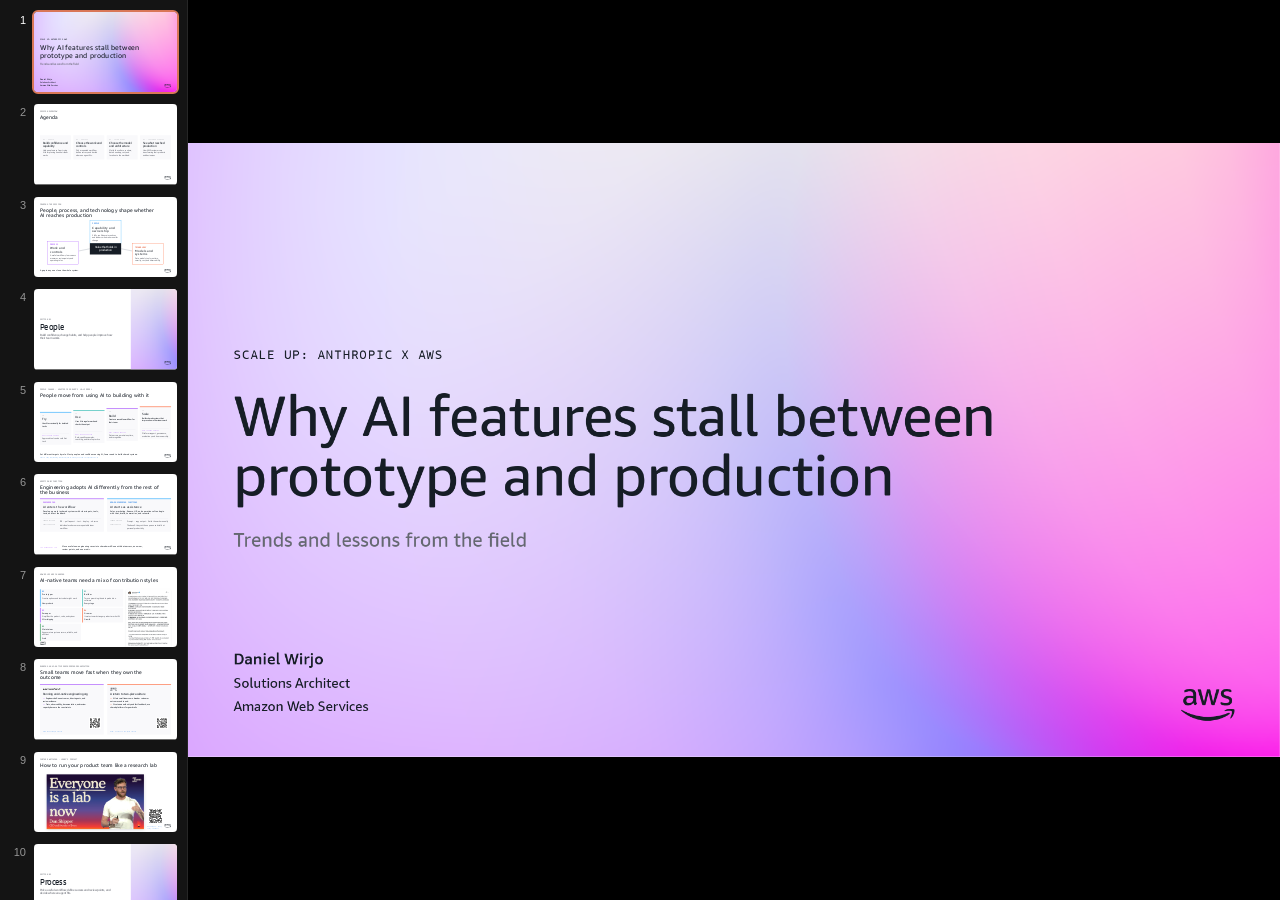
<file: ai-to-production/index.html>
<!DOCTYPE html>
<html lang="en">
<head>
<meta charset="UTF-8">
<title>Why AI features stall between prototype and production</title>
<link rel="stylesheet" href="styles.css">
<script src="deck-stage.js"></script>
<style>
  html, body { margin: 0; background: #000; }

  /* ---- Shared slide chrome ---- */
  .slide {
    position: relative; width: 1920px; height: 1080px; overflow: hidden;
    font-family: var(--aws-font-display);
    background: var(--aws-white); color: var(--aws-gray-850);
  }
  .slide h1, .slide h2, .slide h3, .slide p { margin: 0; }
  .bg { position: absolute; inset: 0; width: 100%; height: 100%; object-fit: cover; }
  .logo-br { position: absolute; right: 80px; bottom: 64px; height: 56px; width: auto; }

  .eyebrow {
    font-family: var(--aws-font-mono); font-size: 22px; font-weight: 400;
    text-transform: uppercase; letter-spacing: 0.08em; color: var(--aws-gray-600);
  }
  .h-cover  { font-size: 120px; line-height: 1.04; font-weight: 400; letter-spacing: -0.005em; text-wrap: pretty; }
  .h-title  { font-size: 72px;  line-height: 1.1;  font-weight: 400; letter-spacing: -0.005em; text-wrap: pretty; }
  .body-xl  { font-size: 34px;  line-height: 1.35; font-weight: 400; }
  .body-lg  { font-size: 28px;  line-height: 1.4;  font-weight: 400; }
  .body-md  { font-size: 24px;  line-height: 1.45; font-weight: 400; }
  .muted    { color: var(--aws-gray-600); }
  .mono     { font-family: var(--aws-font-mono); }
  .rule     { width: 56px; height: 4px; background: var(--aws-gray-850); }
  .rule.accent { background: var(--aws-purple-600); }

  .head { position: absolute; left: 80px; right: 80px; top: 80px; display: flex; flex-direction: column; gap: 24px; }
  .head .h-title { max-width: 1600px; }
  .head .lede { max-width: 1400px; margin-top: 4px; }
  .foot { position: absolute; left: 80px; right: 440px; bottom: 72px; }

  /* ---- Cover ---- */
  .cover-body { position: absolute; left: 80px; right: 80px; top: 0; bottom: 0; display: flex; flex-direction: column; justify-content: center; gap: 40px; }
  .cover-body .h-cover { max-width: 1640px; font-size: 100px; line-height: 1.05; }
  .cover-presenter { position: absolute; left: 80px; bottom: 72px; display: flex; flex-direction: column; gap: 6px; }

  /* ---- Card grid ---- */
  .grid { position: absolute; left: 80px; right: 80px; top: 400px; display: grid; gap: 32px; }
  .grid.c4 { grid-template-columns: repeat(4, 1fr); }
  .grid.c3 { grid-template-columns: repeat(3, 1fr); }
  .grid.c2 { grid-template-columns: repeat(2, 1fr); column-gap: 96px; row-gap: 40px; }
  .card { display: flex; flex-direction: column; gap: 18px; padding: 40px 36px; background: var(--aws-gray-100); border-radius: 4px; }
  .card .k { font-family: var(--aws-font-mono); font-size: 20px; letter-spacing: 0.08em; text-transform: uppercase; color: var(--aws-gray-600); }
  .card .t { font-size: 36px; line-height: 1.15; }
  .card .price { font-size: 64px; line-height: 1; color: var(--aws-purple-600); }

  /* ---- Map (2x2) ---- */
  .map { position: absolute; left: 80px; right: 80px; top: 340px; display: grid; grid-template-columns: 180px 1fr 1fr; grid-template-rows: 56px 220px 220px; gap: 24px; }
  .map .colh, .map .rowh { font-family: var(--aws-font-mono); font-size: 20px; letter-spacing: 0.08em; text-transform: uppercase; color: var(--aws-gray-600); display: flex; align-items: flex-end; }
  .map .rowh { align-items: center; font-size: 26px; color: var(--aws-gray-850); }
  .map .cell { background: var(--aws-gray-100); border-radius: 4px; padding: 32px 36px; display: flex; flex-direction: column; gap: 12px; justify-content: center; }
  .map .cell .t { font-size: 38px; line-height: 1.12; }
  .surface-title { display: grid; grid-template-columns: 58px 1fr; gap: 18px; align-items: center; }
  .surface-icon { width: 52px; height: 52px; object-fit: contain; }
  .gateway { position: absolute; left: 284px; right: 400px; top: 912px; display: flex; align-items: center; gap: 28px; padding: 22px 36px; border: 2px solid var(--aws-gray-300); border-radius: 4px; }

  /* ---- Rows (situation -> answer) ---- */
  .rows { position: absolute; left: 80px; right: 80px; top: 300px; display: flex; flex-direction: column; }
  .row { display: grid; grid-template-columns: 1fr 1fr; gap: 64px; padding: 22px 0; border-top: 2px solid var(--aws-gray-200); align-items: baseline; }
  .row:last-child { border-bottom: 2px solid var(--aws-gray-200); }
  .row .ans { font-size: 32px; line-height: 1.25; }

  /* ---- Numbered list ---- */
  .list { display: flex; flex-direction: column; gap: 34px; }
  .item { display: grid; grid-template-columns: 64px 1fr; gap: 16px; }
  .num { font-family: var(--aws-font-mono); font-size: 22px; line-height: 1; padding-top: 10px; color: var(--aws-gray-550); }
  .item .t { font-size: 32px; line-height: 1.2; margin-bottom: 8px; }

  /* ---- Progression ---- */
  .steps { position: absolute; left: 80px; right: 80px; top: 380px; bottom: 220px; display: grid; grid-template-columns: repeat(4, 1fr); gap: 32px; }
  .step { display: flex; flex-direction: column; gap: 18px; padding-top: 28px; border-top: 4px solid var(--aws-gray-300); }
  .step.now { border-top-color: var(--aws-purple-600); }
  .step .t { font-size: 36px; line-height: 1.15; }
  .step .stall { margin-top: auto; min-height: 110px; box-sizing: border-box; padding: 20px 24px; background: var(--aws-gray-100); border-radius: 4px; }

  /* ---- People adoption ---- */
  .people-steps { position: absolute; left: 80px; right: 80px; top: 330px; display: grid; grid-template-columns: repeat(4, 1fr); gap: 26px; align-items: start; }
  .people-stage { min-height: 440px; box-sizing: border-box; padding: 28px 30px; background: var(--aws-gray-100); border-top: 7px solid var(--aws-blue-500); display: flex; flex-direction: column; gap: 18px; }
  .people-stage.l0 { margin-top: 72px; }
  .people-stage.l1 { margin-top: 48px; border-top-color: var(--aws-teal-500); }
  .people-stage.l2 { margin-top: 24px; border-top-color: var(--aws-purple-600); }
  .people-stage.l3 { border-top-color: var(--aws-orange-500); }
  .people-stage .level { font-family: var(--aws-font-mono); font-size: 20px; letter-spacing: 0.08em; text-transform: uppercase; color: var(--aws-gray-600); }
  .people-stage .stage-name { font-size: 38px; line-height: 1.1; }
  .people-stage .support { margin-top: auto; padding-top: 22px; border-top: 2px solid var(--aws-gray-300); }
  .people-stage .support-label { font-family: var(--aws-font-mono); font-size: 16px; letter-spacing: 0.08em; text-transform: uppercase; color: var(--aws-purple-600); margin-bottom: 10px; }
  .people-takeaway { position: absolute; left: 80px; right: 440px; bottom: 55px; display: flex; flex-direction: column; gap: 10px; }
  .people-source { font-family: var(--aws-font-mono); font-size: 16px; color: var(--aws-blue-600); text-decoration: none; }

  /* ---- Organisational adoption ---- */
  .function-path { position: absolute; left: 80px; right: 80px; top: 330px; display: grid; grid-template-columns: 1fr 1fr; gap: 44px; align-items: stretch; }
  .function-stage { min-height: 445px; box-sizing: border-box; padding: 32px 38px; background: var(--aws-gray-100); border-top: 7px solid var(--aws-purple-600); display: flex; flex-direction: column; gap: 18px; }
  .function-stage.non-engineering { border-top-color: var(--aws-blue-500); }
  .function-stage .stage-title { font-size: 43px; line-height: 1.1; }
  .function-stage .stage-pattern { font-size: 28px; line-height: 1.32; }
  .function-stage .stage-work { margin-top: auto; padding-top: 22px; border-top: 2px solid var(--aws-gray-300); display: grid; grid-template-columns: 205px 1fr; gap: 22px; }
  .function-stage .stage-work .label { font-family: var(--aws-font-mono); font-size: 16px; letter-spacing: 0.07em; text-transform: uppercase; color: var(--aws-gray-600); }
  .function-takeaway { position: absolute; left: 80px; right: 440px; bottom: 52px; display: grid; grid-template-columns: 265px 1fr; gap: 30px; align-items: center; }
  .function-takeaway .label { font-family: var(--aws-font-mono); font-size: 18px; letter-spacing: 0.08em; text-transform: uppercase; color: var(--aws-purple-600); }

  /* ---- AI-native teams ---- */
  .archetype-layout { position: absolute; left: 80px; right: 80px; top: 300px; bottom: 58px; display: grid; grid-template-columns: minmax(0, 1fr) 600px; gap: 42px; align-items: stretch; }
  .archetype-row { display: grid; grid-template-columns: repeat(2, minmax(0, 1fr)); gap: 16px; align-content: start; }
  .archetype-card { min-height: 180px; box-sizing: border-box; padding: 20px 22px; background: var(--aws-gray-100); border-left: 7px solid var(--aws-blue-500); display: flex; flex-direction: column; gap: 10px; }
  .archetype-card.builder { border-top-color: var(--aws-teal-500); }
  .archetype-card.sweeper { border-top-color: var(--aws-purple-600); }
  .archetype-card.grower { border-top-color: var(--aws-orange-500); }
  .archetype-card.maintainer { border-top-color: var(--aws-green-600); }
  .archetype-card.builder { border-left-color: var(--aws-teal-500); }
  .archetype-card.sweeper { border-left-color: var(--aws-purple-600); }
  .archetype-card.grower { border-left-color: var(--aws-orange-500); }
  .archetype-card.maintainer { border-left-color: var(--aws-green-600); }
  .archetype-card .role-name { font-size: 30px; line-height: 1.05; }
  .archetype-card .role-copy { margin-top: auto; color: var(--aws-gray-700); }
  .archetype-source-shot { width: 100%; height: 100%; box-sizing: border-box; padding: 10px; object-fit: contain; object-position: center; background: var(--aws-white); border: 1px solid var(--aws-gray-300); box-shadow: 0 12px 30px rgba(35, 47, 62, 0.12); }
  .archetype-logo { position: absolute; left: 80px; bottom: 32px; height: 48px; width: auto; }
  .anthropic-source { position: absolute; right: 80px; top: 82px; width: 220px; height: 48px; object-fit: contain; object-position: right center; }

  .native-grid { position: absolute; left: 80px; right: 80px; top: 340px; bottom: 64px; display: grid; grid-template-columns: 1fr 1fr; gap: 48px; }
  .native-card { box-sizing: border-box; padding: 34px 38px; background: var(--aws-gray-100); border-top: 7px solid var(--aws-purple-600); display: grid; grid-template-columns: 1fr 158px; grid-template-rows: auto auto 1fr auto; column-gap: 30px; row-gap: 20px; }
  .native-card.aws { border-top-color: var(--aws-orange-500); }
  .native-logo { width: 240px; height: 54px; object-fit: contain; object-position: left center; grid-column: 1 / -1; }
  .native-card.aws .native-logo { width: 125px; }
  .native-card .native-title { font-size: 36px; line-height: 1.12; grid-column: 1 / -1; }
  .native-summary { display: flex; flex-direction: column; gap: 18px; }
  .native-summary p { font-size: 25px; line-height: 1.32; }
  .native-summary p::before { content: "—"; color: var(--aws-purple-600); margin-right: 12px; }
  .native-card.aws .native-summary p::before { color: var(--aws-orange-600); }
  .native-qr { width: 158px; height: 158px; align-self: end; background: var(--aws-white); }
  .native-link { align-self: end; font-family: var(--aws-font-mono); font-size: 16px; line-height: 1.3; color: var(--aws-blue-600); text-decoration: none; }
  .video-resource { position: absolute; left: 170px; right: 170px; top: 300px; bottom: 85px; display: grid; grid-template-columns: 1fr 230px; gap: 44px; align-items: end; }
  .video-thumbnail { width: 100%; aspect-ratio: 16 / 9; object-fit: cover; box-shadow: 0 16px 42px rgba(35, 47, 62, 0.18); }
  .video-resource-side { align-self: stretch; display: flex; flex-direction: column; justify-content: flex-end; gap: 22px; }
  .video-resource-qr { width: 220px; height: 220px; background: var(--aws-white); }
  .video-resource-link { font-family: var(--aws-font-mono); font-size: 17px; line-height: 1.35; color: var(--aws-blue-600); text-decoration: none; }

  /* ---- Workflow versus agent planning ---- */
  .planner-grid { position: absolute; left: 80px; right: 80px; top: 330px; display: grid; grid-template-columns: 1fr 1fr; gap: 48px; }
  .planner-card { min-height: 470px; box-sizing: border-box; padding: 34px 38px; background: var(--aws-gray-100); border-top: 7px solid var(--aws-blue-500); display: flex; flex-direction: column; gap: 22px; }
  .planner-card.agent { border-top-color: var(--aws-purple-600); background: var(--aws-purple-50); }
  .planner-card .planner-title { font-size: 40px; line-height: 1.1; }
  .workflow-route { margin-top: auto; display: grid; grid-template-columns: 1fr 38px 1fr 38px 1fr; align-items: center; }
  .route-step { min-height: 120px; box-sizing: border-box; padding: 22px 18px; background: var(--aws-white); border: 2px solid var(--aws-gray-300); display: flex; align-items: center; justify-content: center; text-align: center; font-size: 25px; line-height: 1.2; }
  .route-arrow { font-size: 34px; text-align: center; color: var(--aws-gray-600); }
  .agent-route { margin-top: auto; display: grid; grid-template-columns: 1fr 54px 1fr; grid-template-rows: 1fr 48px 1fr; align-items: center; }
  .agent-route .route-step { min-height: 96px; border-color: var(--aws-purple-300); }
  .agent-route .decide { border-color: var(--aws-purple-600); }
  .planner-footer { position: absolute; left: 80px; right: 440px; bottom: 56px; display: grid; grid-template-columns: 260px 1fr; gap: 32px; align-items: center; }
  .planner-footer .label { font-family: var(--aws-font-mono); font-size: 18px; letter-spacing: 0.08em; text-transform: uppercase; color: var(--aws-purple-600); }

  /* ---- Generative AI product canvas ---- */
  .canvas-main { position: absolute; left: 80px; top: 315px; width: 1230px; display: flex; flex-direction: column; gap: 18px; }
  .canvas-band { box-sizing: border-box; padding: 22px 24px; background: var(--aws-gray-100); border-left: 7px solid var(--aws-blue-500); display: flex; flex-direction: column; gap: 16px; }
  .canvas-band.design { border-left-color: var(--aws-purple-600); }
  .canvas-band.ship { border-left-color: var(--aws-orange-500); }
  .canvas-band .band-name { font-family: var(--aws-font-mono); font-size: 17px; letter-spacing: 0.08em; text-transform: uppercase; color: var(--aws-gray-600); }
  .canvas-boxes { display: grid; gap: 12px; }
  .canvas-boxes.c4 { grid-template-columns: repeat(4, 1fr); }
  .canvas-boxes.c3 { grid-template-columns: repeat(3, 1fr); }
  .canvas-boxes.c5 { grid-template-columns: repeat(5, 1fr); }
  .canvas-box { min-height: 62px; box-sizing: border-box; padding: 16px 14px; background: var(--aws-white); border: 2px solid var(--aws-gray-300); display: flex; align-items: center; justify-content: center; text-align: center; font-size: 22px; line-height: 1.15; }
  .canvas-resources { position: absolute; right: 80px; top: 315px; width: 450px; min-height: 525px; box-sizing: border-box; padding: 34px 36px; background: var(--aws-purple-50); border-top: 7px solid var(--aws-purple-600); display: flex; flex-direction: column; gap: 22px; }
  .canvas-resources .resource-title { font-size: 38px; line-height: 1.1; }
  .canvas-resource-grid { margin-top: auto; display: grid; grid-template-columns: repeat(3, 1fr); gap: 14px; }
  .canvas-resource-item { display: flex; flex-direction: column; gap: 10px; color: var(--aws-gray-850); text-decoration: none; }
  .canvas-resource-item img { width: 100%; aspect-ratio: 1; background: var(--aws-white); }
  .canvas-resource-item span { font-family: var(--aws-font-mono); font-size: 14px; line-height: 1.25; text-align: center; }
  .canvas-takeaway { position: absolute; left: 80px; right: 440px; bottom: 50px; display: grid; grid-template-columns: 260px 1fr; gap: 32px; align-items: center; }
  .canvas-takeaway .label { font-family: var(--aws-font-mono); font-size: 18px; letter-spacing: 0.08em; text-transform: uppercase; color: var(--aws-purple-600); }

  /* ---- Task horizon and autonomy ---- */
  .horizon-scale { position: absolute; left: 80px; right: 80px; top: 315px; height: 520px; }
  .horizon-caption { display: flex; justify-content: space-between; align-items: center; font-family: var(--aws-font-mono); font-size: 18px; letter-spacing: 0.06em; text-transform: uppercase; color: var(--aws-gray-600); }
  .horizon-caption .rise { color: var(--aws-purple-600); }
  .horizon-steps { position: absolute; left: 0; right: 0; bottom: 0; height: 465px; display: grid; grid-template-columns: repeat(4, 1fr); gap: 24px; align-items: end; }
  .horizon-stage { box-sizing: border-box; padding: 28px 30px; background: var(--aws-gray-100); border-top: 7px solid var(--aws-blue-500); display: flex; flex-direction: column; gap: 16px; }
  .horizon-stage.seconds { height: 300px; }
  .horizon-stage.minutes { height: 350px; border-top-color: var(--aws-teal-500); }
  .horizon-stage.hours { height: 400px; border-top-color: var(--aws-purple-600); }
  .horizon-stage.days { height: 450px; border-top-color: var(--aws-orange-500); }
  .horizon-stage .horizon-name { font-size: 40px; line-height: 1.08; }
  .horizon-stage .horizon-control { margin-top: auto; padding-top: 18px; border-top: 2px solid var(--aws-gray-300); }
  .horizon-footer { position: absolute; left: 80px; right: 440px; bottom: 52px; display: grid; grid-template-columns: 1fr 1fr; gap: 48px; }
  .horizon-footer > div { padding-top: 16px; border-top: 3px solid var(--aws-purple-600); }
  .horizon-footer > div:last-child { border-top-color: var(--aws-gray-850); }

  /* ---- Deterministic and probabilistic systems ---- */
  .det-grid { position: absolute; left: 80px; right: 80px; top: 340px; display: grid; grid-template-columns: 1fr 1fr; gap: 44px; }
  .det-card { min-height: 430px; box-sizing: border-box; padding: 34px 40px; background: var(--aws-gray-100); border-top: 7px solid var(--aws-blue-500); display: flex; flex-direction: column; gap: 20px; }
  .det-card.probabilistic { border-top-color: var(--aws-purple-600); }
  .det-card .det-title { font-size: 46px; line-height: 1.08; }
  .det-card .det-list { margin-top: auto; padding-top: 22px; border-top: 2px solid var(--aws-gray-300); display: flex; flex-direction: column; gap: 14px; }
  .det-takeaway { position: absolute; left: 80px; right: 440px; bottom: 58px; display: grid; grid-template-columns: 240px 1fr; gap: 32px; align-items: center; }
  .det-takeaway .label { font-family: var(--aws-font-mono); font-size: 18px; letter-spacing: 0.08em; text-transform: uppercase; color: var(--aws-purple-600); }

  /* ---- Horse and harness ---- */
  .horse-frame { position: absolute; left: 100px; right: 100px; top: 315px; height: 590px; }
  .horse-lines { position: absolute; inset: 0; width: 100%; height: 100%; }
  .horse-core { position: absolute; left: 610px; top: 52px; width: 500px; height: 480px; box-sizing: border-box; padding: 28px; background: var(--aws-purple-50); border: 3px solid var(--aws-purple-600); display: flex; flex-direction: column; align-items: center; justify-content: center; gap: 14px; text-align: center; }
  .horse-core img { width: 310px; height: 270px; object-fit: contain; opacity: 0.88; }
  .harness-node { position: absolute; width: 430px; min-height: 172px; box-sizing: border-box; padding: 24px 28px; background: var(--aws-white); border: 2px solid var(--aws-gray-300); display: flex; flex-direction: column; gap: 9px; }
  .harness-node.n1 { left: 0; top: 0; border-top: 6px solid var(--aws-blue-500); }
  .harness-node.n2 { left: 0; bottom: 0; border-top: 6px solid var(--aws-teal-500); }
  .harness-node.n3 { right: 0; top: 0; border-top: 6px solid var(--aws-orange-500); }
  .harness-node.n4 { right: 0; bottom: 0; border-top: 6px solid var(--aws-purple-600); }
  .harness-node .node-title { font-size: 32px; line-height: 1.12; }
  .horse-takeaway { position: absolute; left: 80px; right: 440px; bottom: 50px; display: grid; grid-template-columns: 240px 1fr; gap: 32px; align-items: center; }
  .horse-takeaway .label { font-family: var(--aws-font-mono); font-size: 18px; letter-spacing: 0.08em; text-transform: uppercase; color: var(--aws-purple-600); }

  /* ---- People, process, and technology framework ---- */
  .ppt-frame { position: absolute; left: 180px; right: 180px; top: 315px; height: 590px; }
  .ppt-lines { position: absolute; inset: 0; width: 100%; height: 100%; }
  .ppt-node { position: absolute; width: 420px; min-height: 180px; box-sizing: border-box; padding: 28px 32px; background: var(--aws-white); border: 3px solid var(--aws-gray-850); display: flex; flex-direction: column; gap: 12px; }
  .ppt-node.people { left: 570px; top: 0; border-color: var(--aws-blue-500); }
  .ppt-node.process { left: 0; bottom: 0; border-color: var(--aws-purple-600); }
  .ppt-node.technology { right: 0; bottom: 0; border-color: var(--aws-orange-500); }
  .ppt-node .ppt-name { font-size: 46px; line-height: 1.05; }
  .ppt-centre { position: absolute; left: 570px; top: 305px; width: 420px; min-height: 150px; box-sizing: border-box; padding: 30px; background: var(--aws-gray-850); color: var(--aws-white); display: flex; align-items: center; justify-content: center; text-align: center; }

  /* ---- Comparison table ---- */
  .cmp { position: absolute; left: 80px; right: 80px; top: 300px; display: grid; }
  .cmp.c2 { grid-template-columns: 280px 1fr 1fr; }
  .cmp.c3 { grid-template-columns: 220px 1fr 1fr 1fr; }
  .cmp.c4 { grid-template-columns: 300px 1fr 1fr 1fr; }
  .cmp > * { padding: 16px 32px 16px 0; border-top: 2px solid var(--aws-gray-200); font-size: 24px; line-height: 1.35; }
  .cmp.lg > * { padding-top: 24px; padding-bottom: 24px; font-size: 28px; }
  .cmp.lg .rl { font-size: 20px; padding-top: 30px; }
  .cmp > :first-child, .cmp .ch { border-top: none; }
  .cmp .ch { padding-bottom: 18px; font-size: 32px; line-height: 1.15; align-self: end; }
  .cmp .ch .body-md { display: block; margin-top: 6px; }
  .cmp .rl { font-family: var(--aws-font-mono); font-size: 18px; letter-spacing: 0.08em; text-transform: uppercase; color: var(--aws-gray-600); padding-top: 21px; }
  .cmp .rl.name { font-family: var(--aws-font-display); font-size: 28px; letter-spacing: 0; text-transform: none; color: var(--aws-gray-850); padding-top: 24px; }
  .cmp .hl { background: var(--aws-purple-50); padding-left: 20px; }
  .cmp .no { color: var(--aws-gray-550); }

  /* ---- Flow (boxes and arrows) ---- */
  .flow { position: absolute; left: 80px; right: 80px; top: 340px; display: grid; grid-template-columns: 1fr 72px 1.25fr 72px 1fr; }
  .flow .node { display: flex; flex-direction: column; gap: 10px; padding: 28px 32px; border: 2px solid var(--aws-gray-300); border-radius: 4px; }
  .flow .node.hub { background: var(--aws-purple-50); border-color: var(--aws-purple-600); }
  .flow .node .t { font-size: 32px; line-height: 1.15; }
  .flow .arrow { display: flex; align-items: center; justify-content: center; font-size: 44px; color: var(--aws-gray-550); }

  /* ---- Code ---- */
  .code { margin: 0; padding: 36px 40px; background: var(--aws-gray-100); border-radius: 4px; font-family: var(--aws-font-mono); font-size: 23px; line-height: 1.6; white-space: pre; color: var(--aws-gray-850); }
  .code .c { color: var(--aws-gray-600); }

  /* ---- Billing paths ---- */
  .bill-paths { position: absolute; left: 80px; right: 80px; top: 420px; display: grid; grid-template-columns: repeat(3, 1fr); gap: 28px; }
  .bill-path { min-height: 190px; box-sizing: border-box; padding: 28px 30px; border-top: 5px solid var(--aws-gray-850); background: var(--aws-gray-100); display: grid; grid-template-columns: 58px 1fr; gap: 20px; align-content: start; }
  .bill-path.market { border-top-color: var(--aws-purple-600); }
  .bill-path img { width: 52px; height: 52px; object-fit: contain; }
  .bill-path .t { font-size: 30px; line-height: 1.15; margin-bottom: 12px; }
  .bill-join { position: absolute; left: 280px; right: 280px; top: 670px; display: grid; grid-template-columns: 1fr 120px 1fr; align-items: center; }
  .bill-line { height: 3px; background: var(--aws-gray-350); }
  .bill-arrow { text-align: center; font-size: 46px; color: var(--aws-purple-600); }
  .invoice { position: absolute; left: 560px; right: 560px; top: 750px; padding: 32px 40px; border: 3px solid var(--aws-purple-600); background: var(--aws-purple-50); text-align: center; }

  /* ---- Model spectrum ---- */
  .model-spectrum { position: absolute; left: 80px; right: 80px; top: 330px; }
  .spectrum-labels { display: flex; justify-content: space-between; margin-bottom: 18px; font-family: var(--aws-font-mono); font-size: 18px; text-transform: uppercase; letter-spacing: 0.08em; color: var(--aws-gray-600); }
  .spectrum-line { height: 5px; background: var(--aws-gray-300); margin: 0 90px 30px; }
  .model-nodes { display: grid; grid-template-columns: repeat(4, 1fr); gap: 28px; }
  .model-node { min-height: 300px; box-sizing: border-box; padding: 30px 28px; border-top: 7px solid var(--aws-blue-500); background: var(--aws-gray-100); }
  .model-node.sonnet { border-top-color: var(--aws-teal-500); }
  .model-node.opus { border-top-color: var(--aws-purple-600); background: var(--aws-purple-50); }
  .model-node.fable { border-top-color: var(--aws-orange-500); }
  .model-node .model-name { font-size: 36px; line-height: 1.1; margin: 12px 0 18px; }
  .model-node .model-price { font-family: var(--aws-font-mono); font-size: 27px; color: var(--aws-gray-850); margin-bottom: 18px; }

  /* ---- Cost pipeline ---- */
  .cost-pipeline { position: absolute; left: 80px; right: 80px; top: 360px; display: grid; grid-template-columns: 1fr 54px 1fr 54px 1fr 54px 1fr; align-items: stretch; }
  .cost-stage { min-height: 300px; padding: 30px 28px; box-sizing: border-box; background: var(--aws-gray-100); border-top: 6px solid var(--aws-blue-500); }
  .cost-stage.route { border-top-color: var(--aws-teal-500); }
  .cost-stage.effort { border-top-color: var(--aws-purple-600); }
  .cost-stage.batch { border-top-color: var(--aws-orange-500); }
  .cost-stage .stage-num { font-family: var(--aws-font-mono); font-size: 20px; color: var(--aws-gray-600); }
  .cost-stage .stage-title { font-size: 34px; line-height: 1.12; margin: 18px 0; }
  .cost-arrow { display: flex; align-items: center; justify-content: center; font-size: 42px; color: var(--aws-gray-500); }
  .cost-result { position: absolute; left: 360px; right: 360px; top: 760px; display: grid; grid-template-columns: 250px 1fr; align-items: center; gap: 32px; padding: 26px 36px; background: var(--aws-gray-850); color: var(--aws-white); }
  .cost-result .metric { font-family: var(--aws-font-mono); font-size: 20px; letter-spacing: 0.08em; text-transform: uppercase; color: var(--aws-gray-300); }

  /* ---- Geography ---- */
  .geo-layout { position: absolute; left: 80px; right: 80px; top: 330px; bottom: 150px; display: grid; grid-template-columns: 1.15fr 0.85fr; gap: 58px; }
  .geo-diagram { display: flex; flex-direction: column; gap: 18px; }
  .geo-route { padding: 22px 28px; border: 2px solid var(--aws-gray-300); display: grid; grid-template-columns: 150px 1fr; gap: 22px; align-items: center; }
  .geo-route .prefix { font-family: var(--aws-font-mono); font-size: 34px; color: var(--aws-purple-600); }
  .au-boundary { flex: 1; border: 3px solid var(--aws-purple-600); background: var(--aws-purple-50); padding: 28px 32px; display: grid; grid-template-rows: auto 1fr auto; }
  .au-cities { display: grid; grid-template-columns: 1fr 1fr; gap: 34px; align-items: center; }
  .city { padding: 26px 24px; background: var(--aws-white); border: 2px solid var(--aws-gray-300); display: grid; grid-template-columns: 22px 1fr; gap: 16px; align-items: center; }
  .city-dot { width: 18px; height: 18px; border-radius: 50%; background: var(--aws-purple-600); }
  .availability { display: grid; grid-template-columns: 1.4fr repeat(3, 0.7fr); align-content: start; }
  .availability > * { padding: 15px 12px; border-top: 2px solid var(--aws-gray-200); font-size: 21px; line-height: 1.25; }
  .availability .ah { border-top: none; font-family: var(--aws-font-mono); font-size: 16px; letter-spacing: 0.06em; text-transform: uppercase; color: var(--aws-gray-600); }
  .availability .yes { color: var(--aws-green-700); }
  .availability .not-yet { color: var(--aws-gray-550); }

  /* ---- Architecture strip ---- */
  .field-layout { position: absolute; left: 80px; right: 80px; top: 340px; bottom: 150px; display: grid; grid-template-columns: 0.82fr 1.35fr; gap: 70px; }
  .field-checks { display: flex; flex-direction: column; gap: 0; }
  .field-check { padding: 18px 0; border-top: 2px solid var(--aws-gray-200); display: grid; grid-template-columns: 38px 1fr; gap: 16px; align-items: start; }
  .field-check:first-child { border-top: none; }
  .field-check .mark { font-family: var(--aws-font-mono); color: var(--aws-purple-600); font-size: 23px; }
  .arch-panel { background: var(--aws-gray-100); padding: 30px 34px; display: flex; flex-direction: column; gap: 22px; }
  .arch-main { display: grid; grid-template-columns: 1fr 44px 1fr 44px 1fr 44px 1fr; align-items: center; }
  .arch-node { min-height: 145px; box-sizing: border-box; padding: 18px 16px; background: var(--aws-white); border: 2px solid var(--aws-gray-300); text-align: center; display: flex; flex-direction: column; align-items: center; justify-content: center; gap: 12px; }
  .arch-node img { width: 48px; height: 48px; object-fit: contain; }
  .arch-node.bedrock { border-color: var(--aws-purple-600); background: var(--aws-purple-50); }
  .arch-arrow { text-align: center; font-size: 34px; color: var(--aws-gray-500); }
  .arch-controls { display: grid; grid-template-columns: repeat(3, 1fr); gap: 18px; }
  .arch-control { padding: 18px; background: var(--aws-white); display: grid; grid-template-columns: 40px 1fr; gap: 12px; align-items: center; }
  .arch-control img { width: 36px; height: 36px; object-fit: contain; }
  .arch-profiles { padding: 18px 22px; border: 2px solid var(--aws-purple-600); background: var(--aws-white); display: flex; justify-content: space-between; align-items: center; }

  /* ---- Customer case studies ---- */
  .case-grid { position: absolute; left: 80px; right: 80px; top: 330px; display: grid; grid-template-columns: repeat(3, 1fr); gap: 30px; }
  .case-card { min-height: 500px; box-sizing: border-box; padding: 34px 36px; background: var(--aws-gray-100); border-top: 7px solid var(--aws-blue-500); display: flex; flex-direction: column; gap: 20px; }
  .case-card.heidi { border-top-color: var(--aws-purple-600); }
  .case-card.rdc { border-top-color: var(--aws-orange-500); }
  .case-brand { height: 58px; display: flex; align-items: center; }
  .case-brand img { max-width: 190px; max-height: 58px; width: auto; height: auto; object-fit: contain; object-position: left center; }
  .case-brand img.heidi-mark { width: 58px; height: 58px; }
  .case-brand img.rdc-mark { max-width: 175px; }
  .case-card .company { font-size: 48px; line-height: 1.05; }
  .case-card .case-use { font-size: 30px; line-height: 1.25; }
  .case-card .case-result { margin-top: auto; padding-top: 24px; border-top: 2px solid var(--aws-gray-300); }
  .case-card .metric { font-size: 45px; line-height: 1.05; color: var(--aws-gray-850); }
  .case-sources { position: absolute; left: 80px; right: 440px; bottom: 58px; display: flex; gap: 28px; font-family: var(--aws-font-mono); font-size: 15px; }
  .case-sources a { color: var(--aws-blue-600); text-decoration: none; }
  .case-matrix { position: absolute; left: 80px; right: 80px; top: 315px; display: grid; grid-template-columns: 165px repeat(3, 1fr); }
  .case-matrix > * { padding: 22px 26px; border-top: 2px solid var(--aws-gray-200); font-size: 25px; line-height: 1.3; }
  .case-matrix .mh { border-top: none; min-height: 95px; display: flex; flex-direction: column; justify-content: flex-end; gap: 12px; }
  .case-matrix .matrix-brand { height: 46px; display: flex; align-items: center; gap: 14px; }
  .case-matrix .matrix-brand img { max-width: 165px; max-height: 46px; width: auto; height: auto; object-fit: contain; object-position: left center; }
  .case-matrix .matrix-brand img.heidi-mark { width: 44px; height: 44px; }
  .case-matrix .matrix-name { font-size: 30px; line-height: 1; }
  .case-matrix .tagline { font-size: 20px; line-height: 1.2; color: var(--aws-gray-600); }
  .case-matrix .row-label { font-family: var(--aws-font-mono); font-size: 18px; letter-spacing: 0.07em; text-transform: uppercase; color: var(--aws-gray-600); }
  .case-matrix .people-cell { background: var(--aws-blue-50); }
  .case-matrix .process-cell { background: var(--aws-purple-50); }
  .case-matrix .tech-cell { background: var(--aws-orange-50); }
  .case-matrix .outcome-cell { font-weight: 500; }

  /* ---- Field story ---- */
  .story { position: absolute; left: 80px; right: 80px; top: 360px; display: grid; grid-template-columns: 1fr 1fr; column-gap: 96px; }
  .story .col { display: flex; flex-direction: column; }
  .story .k { font-family: var(--aws-font-mono); font-size: 20px; letter-spacing: 0.08em; text-transform: uppercase; color: var(--aws-gray-600); padding-bottom: 16px; }
  .story .col.hub .k { color: var(--aws-purple-600); }
  .story .col > p { padding: 15px 0; border-top: 2px solid var(--aws-gray-200); font-size: 26px; line-height: 1.35; }
  .story .col > p:last-child { border-bottom: 2px solid var(--aws-gray-200); }
  .demo { position: absolute; left: 80px; right: 440px; bottom: 60px; display: flex; align-items: center; gap: 28px; padding: 20px 36px; background: var(--aws-purple-50); border: 2px solid var(--aws-purple-600); border-radius: 4px; }

  /* ---- Closing ---- */
  .close-grid { position: absolute; left: 80px; right: 80px; top: 330px; bottom: 180px; display: grid; grid-template-columns: 1fr 480px; gap: 96px; }
  .qr { width: 260px; height: 260px; }
  .links { display: flex; flex-direction: column; gap: 14px; }
</style>
<script type="application/json" id="speaker-notes">
[
  "Hi everyone, I'm Daniel, and I'm a Solutions Architect at AWS. In 30 minutes, I'll cover why AI features stall across people, process, and technology, then show how those choices affect Claude on AWS.",
  "The session uses four parts. People covers capability, confidence, and ownership. Process covers workflow selection, success measures, review points, and when an agent fits. Technology covers the model, surface, runtime, data boundary, cost, and location. Customer stories show how three teams handled those choices in production.",
  "People, process, and technology is a useful planning lens because the three parts affect each other. Skilled people cannot rescue a broken workflow. A clear workflow still fails without usable tools and data. Technology rarely fixes unclear ownership or incentives. The centre of the diagram is the outcome: value that still holds under real production conditions. Sources: https://www.prosci.com/blog/people-process-technology and https://docs.aws.amazon.com/whitepapers/latest/overview-aws-cloud-adoption-framework/people-perspective-capabilities.html",
  "Start with people. Adoption depends on confidence, role-specific skills, clear ownership, and leaders who give people time and permission to change how work gets done.",
  "Ramp's L0 to L3 model is useful as a people capability framework. L0 employees try AI for isolated tasks. L1 employees use it in regular work and check the output. L2 employees build reusable workflows for themselves or their team. L3 employees build systems that help other teams work differently. Leaders have a job at each level: provide approved tools, role-specific examples, data access, time, recognition, governance, evaluations, and clear ownership. Set different targets by role. Most people need confidence using AI; fewer need to build shared systems. Source: https://ramp.com/leading-indicators/how-to-build-your-team-to-capitalize-on-ai",
  "The L0 to L3 ladder describes how individuals use AI. Adoption also differs by function. Engineering often moves faster because the work already runs through shared systems: repositories, pull requests, tests, deployment pipelines, and incident tools. The model can receive context, take an action, and get fast feedback. Non-engineering adoption often starts in a chat window with drafts, summaries, and research. That helps the individual, but the context and output can remain outside the team's operating process. The management job is to move useful non-engineering cases from one-off prompts into shared workflows with data access, an owner, review points, and a measurable outcome.",
  "Boris Cherny describes five contribution styles visible on the Claude Code team: prototypers create options, builders turn promising ideas into production systems, sweepers simplify and improve what shipped, growers find product-market fit, and maintainers keep mature systems secure, reliable, fast, and efficient. People often span two or three styles. Treat this as a way to compose a team around the product stage, not as five new job titles. Source: Boris Cherny, Claude Code.",
  "Anthropic describes an AI-native engineering organisation where engineers spend less time writing every line and more time defining outcomes, directing agents, and reviewing evidence. Coding throughput rises quickly, so tests, observability, documentation, ownership, and review capacity become the constraints. Werner Vogels argues that AI makes small, autonomous teams practical again. Teams should own a durable customer problem end to end, have authority to make reversible decisions, and use shared platforms for guardrails without adding hand-offs. Sources: https://claude.com/blog/running-an-ai-native-engineering-org and https://www.allthingsdistributed.com/2026/06/return-to-two-pizza-culture.html",
  "Dan Shipper explains how Every runs product teams more like research labs: start with a useful question, build small experiments, use the product internally, and let direct evidence shape the next iteration. This slide links to the full conversation on Lenny's Podcast. Source: https://www.youtube.com/watch?v=DqF08Dz3nok",
  "Next is process. Pick work that happens often, has a clear owner, and has a measurable outcome. Define review points and controls before deciding how much autonomy the technology needs.",
  "Pick the first workflow using five tests. It happens often enough for small gains to add up. One team owns it and can change the process. One number measures whether it improved. A person can review the output while confidence builds. The required data is already reachable. Support triage, document extraction, code review, and internal search often fit these conditions. Avoid starting with a flagship feature that has to be perfect at launch.",
  "The Generative AI Product Canvas turns one candidate feature into a buildable and measurable product plan. Work left to right through three bands. Frame the opportunity by defining the problem, current alternative, inputs, and outputs. Design the solution by choosing the product flow, whether it needs a prompt, pipeline, or agent, and the user experience. Prove and ship it by defining done, success metrics, evaluation, cost, and pricing. Use one canvas per feature. Resources: https://github.com/aws-samples/sample-apj-sup-sa/tree/add-genai-product-canvas/agentic-workloads/genai-product-canvas and https://catalog.us-east-1.prod.workshops.aws/workshops/f6d1379f-3504-4c36-8a46-3b9c3c99a03d/en-US/040-part-2-design",
  "The ambition can be large, but the first production step should be narrow. Pick one repeated workflow, give it one owner, and measure one outcome. Prove that it works before adding more teams, data, tools, or autonomy.",
  "The difference between a workflow that calls an LLM and an agent loop is who plans the next step. In a workflow, your code fixes the sequence and calls the model at known points. In an agent loop, the model observes the result and chooses the next approved action. The application still owns the tools, permissions, budgets, approval gates, and stopping conditions. Source: https://www.anthropic.com/research/building-effective-agents",
  "Anthropic separates workflows, where code controls a defined sequence, from agents, where the model directs its own process and tool use. Use an agent for open-ended work when you cannot predict the number of steps or define a fixed path. The environment should return feedback the agent can use, and the task needs clear success and stopping conditions. Keep human approval around consequential actions. Start with the simplest design that works because model-directed execution adds cost, latency, and more ways to fail. Source: https://www.anthropic.com/research/building-effective-agents",
  "An agent repeats four steps. It observes the current state, context, memory, and tool results. It decides the next action. It acts by calling a tool, changing state, or producing a response. It then evaluates the result against the goal. If the goal is not met, the result becomes new context for the next loop. Your code still defines the available tools, permissions, budgets, iteration limits, and stopping conditions. Put human approval before actions that are costly, irreversible, or customer-facing.",
  "Use task horizon as a practical autonomy spectrum, not a maturity score. At seconds, a person directs each turn. At minutes, the agent completes a bounded task. At hours, it works through checkpoints, recovers from failures, and asks for help when needed. At days, it carries durable state across sessions and pursues an outcome under clear limits. Longer horizons can unlock larger units of work, but cost, drift, ambiguity, and recovery effort also rise. Anthropic notes that autonomy depends on oversight and product design, and its long-running agent guidance emphasises progress tracking across context windows. AWS AgentCore supports asynchronous long-running tasks and configurable runtime lifecycle. Sources: https://www.anthropic.com/research/measuring-agent-autonomy, https://www.anthropic.com/research/trustworthy-agents, https://www.anthropic.com/engineering/effective-harnesses-for-long-running-agents, and https://docs.aws.amazon.com/bedrock-agentcore/latest/devguide/runtime-long-run.html",
  "Technology follows the people and process decisions. This section covers the model, runtime, tools, data boundary, deployment surface, cost controls, and where inference can run.",
  "AI systems combine deterministic software with probabilistic model behaviour. Use deterministic code for permissions, validation, workflow rules, budgets, and stopping conditions. Those controls should behave the same way every time. Use the model where the work needs interpretation, planning, drafting, or tool selection. Test that part across representative scenarios because the same input can produce different valid outputs. Put judgement in the model. Keep hard limits and irreversible actions in code.",
  "The horse represents the model: capability, judgement, and momentum. The harness is the agent system around it: the goal and context, tools and sandbox, permissions and approvals, and the feedback that tells it whether to continue or stop. A stronger model raises what the system can do. The harness decides where it can go and what it is allowed to change. Anthropic describes the harness as the system around the model. AWS AgentCore includes the runtime loop, tools, context, failure handling, memory, identity, and observability. Sources: https://www.anthropic.com/engineering/managed-agents and https://docs.aws.amazon.com/bedrock-agentcore/latest/devguide/harness.html",
  "Anthropic describes the brain as Claude plus the harness that runs the reasoning loop, and the hands as the sandboxes and tools that perform actions. The model reasons, plans, and chooses tools. The hands run code, browse, read files, and change systems inside an isolated environment. Managed services can carry much of the loop, compute, memory, identity, secure tool connectivity, and observability. The customer still owns the work that differentiates the product: the goal, proprietary context, instructions and skills, tool permissions, approval policy, evaluations, and user experience. Anthropic source: https://www.anthropic.com/engineering/managed-agents. AWS source: https://docs.aws.amazon.com/bedrock-agentcore/latest/devguide/harness.html",
  "Start by choosing how Claude will run. There are four ways to run Claude on AWS, and they sort along two lines. Across the top: who operates the service and processes your data. On the left side, AWS does, inside your AWS account. On the right, Anthropic does, with AWS as the front door and the bill. Down the side: are you calling Claude from your own code, the API row, or giving people an app, the apps row. That gives you Claude on Amazon Bedrock, Claude Platform on AWS, Claude Desktop on Amazon Bedrock, and Claude Enterprise in AWS Marketplace. Along the bottom is Claude Apps Gateway. It isn't a fifth option. It's a control plane you run yourself that adds single sign-on, per-user cost tracking, and spend caps. Same Claude models in every box.",
  "Choose the model using your workload evals. Anthropic's starting point for most workloads is Opus 5.5, at four dollars in and twenty out per million tokens. If your evals fall short on long, multi-step work, try Fable 5.1, with a one-million-token context. For high volume, Sonnet 5. For speed, Haiku 4.5. The rule of thumb is on the slide: start with Opus 5.5 and move from there based on your own evals, not benchmarks.",
  "Set cost controls before rollout. Cache repeated system prompts and documents. Route simpler steps to smaller models. Set the effort level to match the task. Batch work that can wait, such as overnight document runs and backfills. Measure cost per completed task rather than cost per token.",
  "Availability changes with model launches, so check the model card before committing. On Bedrock you pick an inference profile, not a Region. The global profile can route anywhere and usually has the most capacity. The au profile keeps processing in Sydney and Melbourne for supported models. Single-Region options differ by model. Claude Platform on AWS can expose Sydney and Melbourne endpoints while inference still uses Anthropic's global or US routing, so the endpoint location alone does not provide in-country processing.",
  "The final section covers customer stories from Halter, Heidi Health, and RDC.AI, then closes with common deployment issues.",
  "Halter built Clank, an agent using Claude on Amazon Bedrock that investigates production alerts and proposes code changes for human review. It now handles more than 90 tasks each week and saved up to 215 hours of manual work in three months. Heidi Health automates clinical documentation and administrative work while requiring clinicians to review and finalise the output. Heidi supports more than two million consultations each week and is available through AWS Marketplace. RDC.AI builds explainable assistants for relationship management, serviceability, cashflow, and portfolio decisions. Its earlier Data Science and Portfolio Assistants reached production in three months and doubled development speed with Amazon Bedrock. Sources: https://aws.amazon.com/solutions/case-studies/halter-case-study/, https://aws.amazon.com/marketplace/pp/prodview-m6a4kvrjulsd4, https://www.heidihealth.com/llms.txt, and https://aws.amazon.com/solutions/case-studies/richdataco-case-study/",
  "Across the three cases, the same pattern appears. People remain responsible for reviewing fixes, finalising clinical notes, or making lending decisions. The process starts with a narrow repeated workflow and clear checks. The technology connects models to the required data, tools, integrations, and controls. The outcome is measured in completed work: engineering time saved, consultations supported, and faster delivery into a regulated environment.",
  "Six deployment issues come up repeatedly. Claude Code in an Asia Pacific Region can default to an unsupported apac profile prefix. Geographic profiles can cost more than global profiles. Anthropic's built-in tools aren't all available on Bedrock. Apps Gateway supports people rather than pipelines. Tag usage before the first team rolls out. A Marketplace subscription can create a new Claude organisation, so plan an existing organisation move before subscribing.",
  "The key takeaways cover people, process, and technology. Set expectations by role and give teams time and support to change how they work. Pick a repeated workflow with a clear owner and metric, then use an agent only when the path cannot be fixed in advance. Choose the Claude route using the users, data boundary, controls, tools, cost, and location. Scale when people, process, and technology all hold under production conditions. The QR code and links point to the technical references.",
  "The appendix keeps the deployment route, billing, control, and Claude Code configuration detail available for questions without slowing the main talk.",
  "Two questions get you to the right box. First: are you putting Claude in front of people, your staff using it to write, code, and analyse, or inside your product, where your code calls it? That's apps or API. Second: does the data need AWS as the operator and data processor? If yes, the Bedrock routes. If Anthropic processing is fine and you need Anthropic's first-party tools, use the Anthropic-operated routes. Some teams run Claude Enterprise for their people and Bedrock for their product in the same AWS account. The next slides compare each row.",
  "For product integrations, compare the API routes first. Claude on Amazon Bedrock runs inside your AWS account. AWS is the operator and the data processor, you call it with Converse, InvokeModel, or the Messages API, and you get the rest of Bedrock around it: PrivateLink, Guardrails, Knowledge Bases, and one API across more than a hundred models. Anthropic's built-in tools, such as web search and code execution, aren't on Bedrock yet. Claude Platform on AWS is Anthropic's API, operated by Anthropic and billed through AWS, with IAM for auth and CloudTrail for audit. It includes Anthropic's first-party tools. Routing is global or US, so it isn't an in-country option, and cost detail lives in the Claude Console rather than your cost and usage report.",
  "The apps row is where Claude Code sits. Claude Enterprise in AWS Marketplace includes chat, Claude Code, Cowork, Projects, single sign-on, user provisioning, roles, spend limits, MCP allow lists, and audit logs. It's seats plus usage on a twelve-month term, on your AWS bill. Claude Desktop on Amazon Bedrock points the Claude apps at your own Bedrock account, so the data stays in your AWS boundary under your AWS controls. Claude Code can also call Bedrock directly from the CLI with AWS credentials, but you provide SSO and monitoring. If the data boundary doesn't decide it, compare the required apps and controls.",
  "Claude Apps Gateway adds controls when people use Claude through Bedrock or Claude Platform on AWS. Claude Apps Gateway is AWS solution guidance you run yourself: a container in your VPC behind an internal load balancer, sitting between your people and Bedrock or Claude Platform on AWS. People sign in with your identity provider, so there are no AWS credentials on every laptop. You get cost per person over OpenTelemetry, model access by identity provider group, and spend caps per user, per group, or for the whole organisation. One limit: pipelines can't authenticate through it, so CI/CD keeps calling Bedrock directly with IAM. The code is public in the aws-samples anthropic-on-aws repository, link at the end.",
  "Sometimes both API routes fit. When that happens, these are the tie-breakers. Lean toward Bedrock if processing has to stay in Australia or in one Region, if you want private connectivity with PrivateLink, Guardrails or Knowledge Bases, more than one model provider behind the same code, cost broken down by IAM role in your cost and usage report, or you have AWS credits to use. Lean toward Claude Platform on AWS if you want Anthropic's newest features and tools the day they launch, or you've already built on Anthropic's API, because moving is a new base URL, a key, and one header. And one piece of advice: if you're already happy on Bedrock, stay. Add Claude Platform on AWS for the workloads that need it. Running both in one account is normal.",
  "These are the situations I hear most often. If your developers want Claude Code and you need admin controls, compare Claude Enterprise in AWS Marketplace: SSO, user provisioning, spend limits, and audit logs. If the data must stay in your AWS account, use Bedrock for the product API and Claude Desktop on Bedrock for people. If agents need web search, files, code execution, or managed agent tools, compare Claude Platform on AWS. If you already run Claude Code on Bedrock and need SSO and spend caps, add Claude Apps Gateway. If you're already paying Anthropic directly, plan any move to the AWS bill around the contract renewal.",
  "Each route can appear on the AWS bill, but the commercial treatment can differ. Choose the route using the operating model: who processes the data, which controls you need, and which features the workload requires. Check current pricing and commitment treatment before committing volume. Teams can start through the Bedrock console or the relevant AWS Marketplace listing.",
  "Once it's running, finance will ask where it shows up. Bedrock usage appears under the Amazon Bedrock service line, like any other AWS service. If you create application inference profiles with cost tags, you can see spend per team or per feature in Cost Explorer and your cost and usage report. Do that before the first team goes live; retrofitting it is the painful part. Claude Platform on AWS and Claude Enterprise both appear under AWS Marketplace. Platform is metered in Claude Consumption Units, a hundred to the dollar, with the token-level detail per workspace in the Claude Console. Enterprise is seats plus usage, with per-user detail in the admin console. And if you're already paying Anthropic directly, you can move that onto the AWS bill at renewal, and add Bedrock alongside any time.",
  "These settings run Claude Code on Bedrock from Australia. Turn on Bedrock mode, set your Region, and set the profile prefix to au, or global if residency doesn't matter to you. That prefix line is the one that bites. By default Claude Code maps Asia Pacific Regions to an apac prefix that current models don't have, and you get a 400 error. Then pin the model ID, so everyone on the team runs the same version and an update doesn't change behaviour under you. For shared policy, deploy a managed settings file to each machine, because server-managed settings aren't available on Bedrock. Send usage to your own observability stack with OpenTelemetry. And know what you give up: web search, fast mode, and the analytics dashboard aren't there on Bedrock today."
]
</script>
</head>
<body>

<deck-stage>

  <!-- 01 Cover -->
  <section class="slide" data-screen-label="01 Cover">
    <img class="bg" src="assets/aws-gradient-light-1d.png" alt="" aria-hidden="true">
    <div class="cover-body">
      <p class="eyebrow" style="color: var(--aws-gray-850);">Scale Up: Anthropic x AWS</p>
      <h1 class="h-cover">Why AI features stall between prototype and production</h1>
      <p class="body-xl muted">Trends and lessons from the field</p>
    </div>
    <div class="cover-presenter">
      <p class="body-lg" style="font-weight: 500;">Daniel Wirjo</p>
      <p class="body-md">Solutions Architect</p>
      <p class="body-md">Amazon Web Services</p>
    </div>
    <img class="logo-br" src="assets/aws-logo-gray850.svg" alt="AWS">
  </section>

  <!-- 02 Agenda -->
  <section class="slide" data-screen-label="02 Agenda">
    <div class="head">
      <p class="eyebrow">Session overview</p>
      <h2 class="h-title">Agenda</h2>
    </div>
    <div class="grid c4" style="top: 420px;">
      <div class="card">
        <span class="k">01 · People</span>
        <span class="t">Build confidence and capability</span>
        <p class="body-md muted">Help people move from trying AI to improving how their team works.</p>
      </div>
      <div class="card">
        <span class="k">02 · Process</span>
        <span class="t">Choose the work and controls</span>
        <p class="body-md muted">Pick a repeated workflow, define success, and decide where an agent fits.</p>
      </div>
      <div class="card">
        <span class="k">03 · Technology</span>
        <span class="t">Choose the model and architecture</span>
        <p class="body-md muted">Match the surface, runtime, data boundary, cost, and location to the workload.</p>
      </div>
      <div class="card">
        <span class="k">04 · Customer stories</span>
        <span class="t">See what reached production</span>
        <p class="body-md muted">How AWS customers are transforming their products and businesses</p>
      </div>
    </div>
    <img class="logo-br" src="assets/aws-logo-gray850.svg" alt="AWS">
  </section>

  <!-- 03 PPT framework -->
  <section class="slide" data-screen-label="03 People, process, and technology">
    <div class="head">
      <p class="eyebrow">Framing the session</p>
      <h2 class="h-title">People, process, and technology shape whether AI reaches production</h2>
    </div>
    <div class="ppt-frame" data-om-raster>
      <svg class="ppt-lines" viewBox="0 0 1560 590" aria-hidden="true">
        <line x1="780" y1="180" x2="780" y2="305" stroke="#8A939F" stroke-width="4"/>
        <line x1="420" y1="410" x2="570" y2="380" stroke="#8A939F" stroke-width="4"/>
        <line x1="1140" y1="410" x2="990" y2="380" stroke="#8A939F" stroke-width="4"/>
      </svg>
      <div class="ppt-node people">
        <span class="eyebrow" style="color: var(--aws-blue-600);">People</span>
        <span class="ppt-name">Capability and ownership</span>
        <p class="body-md muted">Skills, confidence, incentives, and leaders who make room for change</p>
      </div>
      <div class="ppt-node process">
        <span class="eyebrow" style="color: var(--aws-purple-600);">Process</span>
        <span class="ppt-name">Work and controls</span>
        <p class="body-md muted">A useful workflow, clear success measures, review points, and operating rules</p>
      </div>
      <div class="ppt-node technology">
        <span class="eyebrow" style="color: var(--aws-orange-600);">Technology</span>
        <span class="ppt-name">Models and systems</span>
        <p class="body-md muted">Data, models, tools, runtime, security, cost, and observability</p>
      </div>
      <div class="ppt-centre">
        <p class="body-xl">Value that holds in production</p>
      </div>
    </div>
    <p class="foot body-lg">A gap in any one slows the whole system.</p>
    <img class="logo-br" src="assets/aws-logo-gray850.svg" alt="AWS">
  </section>

  <!-- 04 Section 1 -->
  <section class="slide" data-screen-label="04 Section: People">
    <img src="assets/aws-gradient-light-1d.png" alt="" aria-hidden="true" style="position: absolute; right: 0; top: 0; width: 620px; height: 1080px; object-fit: cover;">
    <div style="position: absolute; left: 80px; top: 0; bottom: 0; width: 1120px; display: flex; flex-direction: column; justify-content: center; gap: 34px;">
      <p class="eyebrow">Section 01</p>
      <h2 class="h-cover" style="font-size: 104px; max-width: 1100px;">People</h2>
      <p class="body-xl muted" style="max-width: 980px;">Build confidence, change habits, and help people improve how their team works.</p>
    </div>
    <img class="logo-br" src="assets/aws-logo-gray850.svg" alt="AWS">
  </section>

  <!-- 05 People adoption -->
  <section class="slide" data-screen-label="05 People adoption">
    <div class="head">
      <p class="eyebrow">People change · Adapted from Ramp's L0–L3 model</p>
      <h2 class="h-title">People move from using AI to building with it</h2>
    </div>
    <div class="people-steps">
      <div class="people-stage l0">
        <span class="level">L0</span>
        <span class="stage-name">Try</span>
        <p class="body-md">Uses AI occasionally for isolated tasks</p>
        <div class="support">
          <p class="support-label">What leaders provide</p>
          <p class="body-md muted">Approved tools and a safe first task</p>
        </div>
      </div>
      <div class="people-stage l1">
        <span class="level">L1</span>
        <span class="stage-name">Use</span>
        <p class="body-md">Uses AI in regular work and checks the output</p>
        <div class="support">
          <p class="support-label">What leaders provide</p>
          <p class="body-md muted">Role-specific examples, coaching, and time to practise</p>
        </div>
      </div>
      <div class="people-stage l2">
        <span class="level">L2</span>
        <span class="stage-name">Build</span>
        <p class="body-md">Creates a reusable workflow for their team</p>
        <div class="support">
          <p class="support-label">What leaders provide</p>
          <p class="body-md muted">Data access, permissions, time, and recognition</p>
        </div>
      </div>
      <div class="people-stage l3">
        <span class="level">L3</span>
        <span class="stage-name">Scale</span>
        <p class="body-md">Builds shared systems that improve how other teams work</p>
        <div class="support">
          <p class="support-label">What leaders provide</p>
          <p class="body-md muted">Platform support, governance, evaluations, and clear ownership</p>
        </div>
      </div>
    </div>
    <div class="people-takeaway">
      <p class="body-lg">Set different targets by role. Most people need confidence using AI; fewer need to build shared systems.</p>
      <a class="people-source" href="https://ramp.com/leading-indicators/how-to-build-your-team-to-capitalize-on-ai">Source: ramp.com/leading-indicators/how-to-build-your-team-to-capitalize-on-ai</a>
    </div>
    <img class="logo-br" src="assets/aws-logo-gray850.svg" alt="AWS">
  </section>

  <!-- 06 Organisational adoption -->
  <section class="slide" data-screen-label="06 Organisational adoption">
    <div class="head">
      <p class="eyebrow">Adoption by function</p>
      <h2 class="h-title">Engineering adopts AI differently from the rest of the business</h2>
    </div>
    <div class="function-path">
      <div class="function-stage engineering">
        <span class="eyebrow" style="color: var(--aws-purple-600);">Engineering</span>
        <span class="stage-title">AI enters the workflow</span>
        <p class="stage-pattern">Developers work in shared systems with clear inputs, tools, tests, and fast feedback.</p>
        <div class="stage-work">
          <span class="label">Common pattern</span>
          <p class="body-md muted">IDE → pull request → test → deploy → observe</p>
          <span class="label">Adoption result</span>
          <p class="body-md muted">Individual use becomes a repeatable team workflow</p>
        </div>
      </div>
      <div class="function-stage non-engineering">
        <span class="eyebrow" style="color: var(--aws-blue-600);">Non-engineering functions</span>
        <span class="stage-title">AI starts as assistance</span>
        <p class="stage-pattern">Sales, marketing, finance, HR, and operations often begin with chat, drafts, summaries, and research.</p>
        <div class="stage-work">
          <span class="label">Common pattern</span>
          <p class="body-md muted">Prompt → copy output → finish the work manually</p>
          <span class="label">Adoption risk</span>
          <p class="body-md muted">The benefit stays with one person and stalls at personal productivity</p>
        </div>
      </div>
    </div>
    <div class="function-takeaway">
      <span class="label">The management job</span>
      <p class="body-lg">Move useful non-engineering cases into shared workflows with data access, an owner, review points, and one metric.</p>
    </div>
    <img class="logo-br" src="assets/aws-logo-gray850.svg" alt="AWS">
  </section>

  <!-- 07 Contribution archetypes -->
  <section class="slide" data-screen-label="07 Contribution archetypes">
    <div class="head">
      <p class="eyebrow">How roles are changing</p>
      <h2 class="h-title">AI-native teams need a mix of contribution styles</h2>
    </div>
    <div class="archetype-layout">
      <div class="archetype-row">
        <div class="archetype-card">
          <span class="eyebrow" style="color: var(--aws-blue-600);">01</span>
          <span class="role-name">Prototyper</span>
          <p class="body-md muted">Creates options and tests what might work</p>
          <p class="role-copy body-md">New products</p>
        </div>
        <div class="archetype-card builder">
          <span class="eyebrow" style="color: var(--aws-teal-600);">02</span>
          <span class="role-name">Builder</span>
          <p class="body-md muted">Turns a promising idea into production software</p>
          <p class="role-copy body-md">Every stage</p>
        </div>
        <div class="archetype-card sweeper">
          <span class="eyebrow" style="color: var(--aws-purple-600);">03</span>
          <span class="role-name">Sweeper</span>
          <p class="body-md muted">Simplifies the product, code, and system</p>
          <p class="role-copy body-md">After shipping</p>
        </div>
        <div class="archetype-card grower">
          <span class="eyebrow" style="color: var(--aws-orange-600);">04</span>
          <span class="role-name">Grower</span>
          <p class="body-md muted">Iterates toward stronger product-market fit</p>
          <p class="role-copy body-md">Growth</p>
        </div>
        <div class="archetype-card maintainer">
          <span class="eyebrow" style="color: var(--aws-green-700);">05</span>
          <span class="role-name">Maintainer</span>
          <p class="body-md muted">Keeps mature systems secure, reliable, and efficient</p>
          <p class="role-copy body-md">Scale</p>
        </div>
      </div>
      <img class="archetype-source-shot" src="assets/boris-cherny-contribution-archetypes.png" alt="Boris Cherny describing five contribution archetypes on the Claude Code team">
    </div>
    <img class="archetype-logo" src="assets/aws-logo-gray850.svg" alt="AWS">
  </section>

  <!-- 08 AI-native engineering organisation -->
  <section class="slide" data-screen-label="08 AI-native engineering organisation">
    <div class="head">
      <p class="eyebrow">Running an AI-native engineering organisation</p>
      <h2 class="h-title">Small teams move fast when they own the outcome</h2>
    </div>
    <div class="native-grid">
      <div class="native-card">
        <img class="native-logo" src="assets/anthropic-logo-slate.svg" alt="Anthropic">
        <span class="native-title">Running an AI-native engineering org</span>
        <div class="native-summary">
          <p>Engineers define outcomes, direct agents, and review evidence.</p>
          <p>Tests, observability, documentation, and review capacity become the constraints.</p>
        </div>
        <img class="native-qr" src="assets/qr-ai-native-engineering-org.svg" alt="QR code for Running an AI-native engineering org">
        <a class="native-link" href="https://claude.com/blog/running-an-ai-native-engineering-org">Read the Anthropic article</a>
      </div>
      <div class="native-card aws">
        <img class="native-logo" src="assets/aws-logo-gray850.svg" alt="AWS">
        <span class="native-title">A return to two-pizza culture</span>
        <div class="native-summary">
          <p>AI lets small teams own broader customer outcomes end to end.</p>
          <p>Give teams authority and fast feedback; use shared platforms for guardrails.</p>
        </div>
        <img class="native-qr" src="assets/qr-two-pizza-culture.svg" alt="QR code for A return to two-pizza culture">
        <a class="native-link" href="https://www.allthingsdistributed.com/2026/06/return-to-two-pizza-culture.html">Read: A return to two-pizza culture</a>
      </div>
    </div>
  </section>

  <!-- 09 Video resource -->
  <section class="slide" data-screen-label="09 Video resource">
    <div class="head">
      <p class="eyebrow">Further watching · Lenny's Podcast</p>
      <h2 class="h-title">How to run your product team like a research lab</h2>
    </div>
    <div class="video-resource">
      <a href="https://www.youtube.com/watch?v=DqF08Dz3nok">
        <img class="video-thumbnail" src="assets/dan-shipper-research-lab-thumbnail.jpg" alt="Video thumbnail for How to run your product team like a research lab">
      </a>
      <div class="video-resource-side">
        <img class="video-resource-qr" src="assets/qr-dan-shipper-research-lab.svg" alt="QR code for the Dan Shipper interview on Lenny's Podcast">
        <a class="video-resource-link" href="https://www.youtube.com/watch?v=DqF08Dz3nok">Dan Shipper · Every<br>Lenny's Podcast</a>
      </div>
    </div>
    <img class="logo-br" src="assets/aws-logo-gray850.svg" alt="AWS">
  </section>

  <!-- 10 Section 2 -->
  <section class="slide" data-screen-label="10 Section: Process">
    <img src="assets/aws-gradient-light-1d.png" alt="" aria-hidden="true" style="position: absolute; right: 0; top: 0; width: 620px; height: 1080px; object-fit: cover;">
    <div style="position: absolute; left: 80px; top: 0; bottom: 0; width: 1120px; display: flex; flex-direction: column; justify-content: center; gap: 34px;">
      <p class="eyebrow">Section 02</p>
      <h2 class="h-cover" style="font-size: 104px; max-width: 1100px;">Process</h2>
      <p class="body-xl muted" style="max-width: 980px;">Pick a useful workflow, define success and review points, and decide where an agent fits.</p>
    </div>
    <img class="logo-br" src="assets/aws-logo-gray850.svg" alt="AWS">
  </section>

  <!-- 11 First workflow -->
  <section class="slide" data-screen-label="11 First workflow">
    <div class="head">
      <p class="eyebrow">Choosing the first workflow</p>
      <h2 class="h-title">Picking the first workflow to take to production</h2>
    </div>
    <div class="grid c2" style="top: 340px; grid-template-columns: 1.2fr 1fr; column-gap: 96px;">
      <div class="list" style="gap: 28px;">
        <div class="item"><span class="num">01</span><div><p class="t">It happens often</p><p class="body-md muted">Daily volume, so small gains add up</p></div></div>
        <div class="item"><span class="num">02</span><div><p class="t">Someone owns it</p><p class="body-md muted">One team willing to change how it works</p></div></div>
        <div class="item"><span class="num">03</span><div><p class="t">One number moves</p><p class="body-md muted">Time to resolve, cost per document, tickets handled without escalation</p></div></div>
        <div class="item"><span class="num">04</span><div><p class="t">A person can check the output</p><p class="body-md muted">At least at first, before it reaches a customer</p></div></div>
        <div class="item"><span class="num">05</span><div><p class="t">The data is already reachable</p><p class="body-md muted">No six-month integration project before you start</p></div></div>
      </div>
      <div style="display: flex; flex-direction: column; gap: 32px;">
        <div class="card">
          <span class="k">Common first picks</span>
          <p class="body-lg">Support triage and draft replies</p>
          <p class="body-lg">Pulling fields out of documents and invoices</p>
          <p class="body-lg">Code review and test generation</p>
          <p class="body-lg">Internal knowledge search</p>
        </div>
        <div class="card" style="background: var(--aws-white); border: 2px solid var(--aws-gray-300);">
          <span class="k">Avoid</span>
          <p class="body-lg">The flagship feature that must be perfect at launch</p>
        </div>
      </div>
    </div>
    <img class="logo-br" src="assets/aws-logo-gray850.svg" alt="AWS">
  </section>

  <!-- 12 Generative AI product canvas -->
  <section class="slide" data-screen-label="12 Generative AI product canvas">
    <div class="head">
      <p class="eyebrow">Generative AI Product Canvas</p>
      <h2 class="h-title">Turn one AI idea into a buildable product feature</h2>
    </div>
    <div class="canvas-main">
      <div class="canvas-band">
        <span class="band-name">01 · Frame the opportunity</span>
        <div class="canvas-boxes c4">
          <span class="canvas-box">Problem</span>
          <span class="canvas-box">Existing alternative</span>
          <span class="canvas-box">Inputs</span>
          <span class="canvas-box">Outputs</span>
        </div>
      </div>
      <div class="canvas-band design">
        <span class="band-name">02 · Design the solution</span>
        <div class="canvas-boxes c3">
          <span class="canvas-box">Solution</span>
          <span class="canvas-box">Prompt, pipeline, or agent</span>
          <span class="canvas-box">User experience</span>
        </div>
      </div>
      <div class="canvas-band ship">
        <span class="band-name">03 · Prove and ship it</span>
        <div class="canvas-boxes c5">
          <span class="canvas-box">Definition of done</span>
          <span class="canvas-box">Success metrics</span>
          <span class="canvas-box">Evaluation</span>
          <span class="canvas-box">Cost</span>
          <span class="canvas-box">Pricing</span>
        </div>
      </div>
    </div>
    <div class="canvas-resources">
      <span class="eyebrow" style="color: var(--aws-purple-600);">Resources</span>
      <span class="resource-title">Use one canvas per feature</span>
      <p class="body-md muted">Start with the user problem. Put evaluation, cost, and pricing on the page from day one.</p>
      <div class="canvas-resource-grid">
        <a class="canvas-resource-item" href="https://github.com/aws-samples/sample-apj-sup-sa/tree/add-genai-product-canvas/agentic-workloads/genai-product-canvas">
          <img src="assets/qr-genai-canvas-kit.svg" alt="QR code for the canvas facilitator kit">
          <span>Facilitator kit</span>
        </a>
        <a class="canvas-resource-item" href="https://github.com/aws-samples/sample-apj-sup-sa/blob/add-genai-product-canvas/agentic-workloads/genai-product-canvas/genai-product-canvas-template.pptx">
          <img src="assets/qr-genai-canvas-template.svg" alt="QR code to download the canvas template">
          <span>Canvas template</span>
        </a>
        <a class="canvas-resource-item" href="https://catalog.us-east-1.prod.workshops.aws/workshops/f6d1379f-3504-4c36-8a46-3b9c3c99a03d/en-US/040-part-2-design">
          <img src="assets/qr-genai-canvas-workshop.svg" alt="QR code for the AWS workshop design module">
          <span>Workshop module</span>
        </a>
      </div>
    </div>
    <div class="canvas-takeaway">
      <span class="label">Output</span>
      <p class="body-lg">A shared product plan with a clear problem, technical shape, evaluation plan, and unit economics.</p>
    </div>
    <img class="logo-br" src="assets/aws-logo-gray850.svg" alt="AWS">
  </section>

  <!-- 13 Think big, start small -->
  <section class="slide" data-screen-label="13 Think big, start small">
    <img src="assets/aws-gradient-light-1d.png" alt="" aria-hidden="true" style="position: absolute; right: 0; top: 0; width: 460px; height: 1080px; object-fit: cover;">
    <div style="position: absolute; left: 80px; top: 185px; width: 1420px; display: flex; flex-direction: column; gap: 42px;">
      <p class="eyebrow">Field principle</p>
      <p style="font-size: 118px; line-height: 1.06; font-weight: 400; letter-spacing: -0.005em; max-width: 1380px;">“Think big, but start small.”</p>
      <div class="rule accent"></div>
      <p class="body-xl muted">One workflow. One owner. One metric.</p>
    </div>
    <img class="logo-br" src="assets/aws-logo-gray850.svg" alt="AWS">
  </section>

  <!-- 14 Workflow versus agent planning -->
  <section class="slide" data-screen-label="14 Workflow versus agent planning">
    <div class="head">
      <p class="eyebrow">Workflow or agent</p>
      <h2 class="h-title">Who’s doing the planning?</h2>
    </div>
    <div class="planner-grid">
      <div class="planner-card">
        <span class="eyebrow" style="color: var(--aws-blue-600);">Workflow calling an LLM</span>
        <span class="planner-title">Your code chooses every step</span>
        <p class="body-lg muted">The model handles a task inside a sequence you defined.</p>
        <div class="workflow-route" data-om-raster>
          <span class="route-step">Input</span>
          <span class="route-arrow">→</span>
          <span class="route-step">LLM call</span>
          <span class="route-arrow">→</span>
          <span class="route-step">Next coded step</span>
        </div>
      </div>
      <div class="planner-card agent">
        <span class="eyebrow" style="color: var(--aws-purple-600);">Agent loop</span>
        <span class="planner-title">The model chooses the next approved action</span>
        <p class="body-lg muted">Each result becomes context for the next decision.</p>
        <div class="agent-route" data-om-raster>
          <span class="route-step" style="grid-column: 1; grid-row: 1;">Observe</span>
          <span class="route-arrow" style="grid-column: 2; grid-row: 1;">→</span>
          <span class="route-step decide" style="grid-column: 3; grid-row: 1;">Decide</span>
          <span class="route-arrow" style="grid-column: 3; grid-row: 2;">↓</span>
          <span class="route-step" style="grid-column: 3; grid-row: 3;">Act</span>
          <span class="route-arrow" style="grid-column: 2; grid-row: 3;">←</span>
          <span class="route-step" style="grid-column: 1; grid-row: 3;">Evaluate</span>
          <span class="route-arrow" style="grid-column: 1; grid-row: 2;">↑</span>
        </div>
      </div>
    </div>
    <div class="planner-footer">
      <span class="label">Control flow</span>
      <p class="body-lg">The application still sets the tools, permissions, approval gates, budget, and stopping conditions.</p>
    </div>
    <img class="logo-br" src="assets/aws-logo-gray850.svg" alt="AWS">
  </section>

  <!-- 15 Effective agents -->
  <section class="slide" data-screen-label="15 Effective agents">
    <div class="head">
      <p class="eyebrow">Building effective agents</p>
      <h2 class="h-title">Use an agent when you cannot define the steps in advance</h2>
    </div>
    <div class="grid c2" style="top: 330px; column-gap: 72px;">
      <div class="card" style="padding: 40px 44px;">
        <span class="k">Use a workflow</span>
        <div class="list" style="gap: 22px;">
          <p class="body-lg">The steps and order are known</p>
          <p class="body-lg">Rules change slowly</p>
          <p class="body-lg">Each step has a predictable input and output</p>
          <p class="body-lg">The cost of an unexpected action is high</p>
        </div>
      </div>
      <div class="card" style="padding: 40px 44px; background: var(--aws-purple-50); border: 2px solid var(--aws-purple-600);">
        <span class="k" style="color: var(--aws-purple-600);">Use an agent</span>
        <div class="list" style="gap: 22px;">
          <p class="body-lg">The number or order of steps varies</p>
          <p class="body-lg">The model must choose tools or actions</p>
          <p class="body-lg">The environment returns useful feedback</p>
          <p class="body-lg">Success and stopping conditions are measurable</p>
          <p class="body-lg">A person reviews high-impact actions</p>
        </div>
      </div>
    </div>
    <div class="foot" style="display: flex; flex-direction: column; gap: 14px;">
      <div class="rule accent"></div>
      <p class="body-lg">Start with the simplest design that works. Add model-directed decisions where fixed workflows break down.</p>
      <p class="body-md muted">Scan for Anthropic's Building effective agents</p>
    </div>
    <img src="assets/qr-building-effective-agents.svg" alt="QR code for Anthropic's Building effective agents" style="position: absolute; right: 118px; bottom: 154px; width: 178px; height: 178px;">
    <img class="logo-br" src="assets/aws-logo-gray850.svg" alt="AWS">
  </section>

  <!-- 16 Agent loop -->
  <section class="slide" data-screen-label="16 Agent loop">
    <div class="head">
      <p class="eyebrow">Agent loop</p>
      <h2 class="h-title">An agent repeats four steps until it reaches a stopping condition</h2>
    </div>
    <div style="position: absolute; left: 160px; right: 160px; top: 350px; height: 450px; display: grid; grid-template-columns: 1fr 170px 1fr; grid-template-rows: 1fr 90px 1fr; gap: 14px 26px;">
      <div style="padding: 28px 32px; background: var(--aws-gray-100); border: 2px solid var(--aws-gray-300); border-radius: 4px; display: flex; flex-direction: column; justify-content: center; gap: 10px; grid-column: 1; grid-row: 1;">
        <span class="k mono muted" style="font-size: 18px; letter-spacing: 0.08em; text-transform: uppercase;">01 · Observe</span>
        <span style="font-size: 34px; line-height: 1.15;">Read the state</span>
        <p class="body-md muted">Goal, context, memory, and tool results</p>
      </div>
      <span style="display: flex; align-items: center; justify-content: center; font-size: 48px; color: var(--aws-purple-600); grid-column: 2; grid-row: 1;">→</span>
      <div style="padding: 28px 32px; background: var(--aws-gray-100); border: 2px solid var(--aws-gray-300); border-radius: 4px; display: flex; flex-direction: column; justify-content: center; gap: 10px; grid-column: 3; grid-row: 1; border-color: var(--aws-purple-600); background: var(--aws-purple-50);">
        <span class="k mono" style="font-size: 18px; letter-spacing: 0.08em; text-transform: uppercase; color: var(--aws-purple-600);">02 · Decide</span>
        <span style="font-size: 34px; line-height: 1.15;">Choose the next step</span>
        <p class="body-md muted">Select a tool, ask for input, respond, or stop</p>
      </div>
      <span style="display: flex; align-items: center; justify-content: center; font-size: 48px; color: var(--aws-purple-600); grid-column: 3; grid-row: 2;">↓</span>
      <div style="padding: 28px 32px; background: var(--aws-gray-100); border: 2px solid var(--aws-gray-300); border-radius: 4px; display: flex; flex-direction: column; justify-content: center; gap: 10px; grid-column: 3; grid-row: 3;">
        <span class="k mono muted" style="font-size: 18px; letter-spacing: 0.08em; text-transform: uppercase;">03 · Act</span>
        <span style="font-size: 34px; line-height: 1.15;">Use a tool or update state</span>
        <p class="body-md muted">The action changes the environment</p>
      </div>
      <span style="display: flex; align-items: center; justify-content: center; font-size: 48px; color: var(--aws-purple-600); grid-column: 2; grid-row: 3;">←</span>
      <div style="padding: 28px 32px; background: var(--aws-gray-100); border: 2px solid var(--aws-gray-300); border-radius: 4px; display: flex; flex-direction: column; justify-content: center; gap: 10px; grid-column: 1; grid-row: 3;">
        <span class="k mono muted" style="font-size: 18px; letter-spacing: 0.08em; text-transform: uppercase;">04 · Evaluate</span>
        <span style="font-size: 34px; line-height: 1.15;">Check the result</span>
        <p class="body-md muted">Did it make progress, fail, or finish?</p>
      </div>
      <span style="display: flex; align-items: center; justify-content: center; font-size: 48px; color: var(--aws-purple-600); grid-column: 1; grid-row: 2;">↑</span>
      <div style="grid-column: 2; grid-row: 2; display: flex; align-items: center; justify-content: center; padding: 14px; background: var(--aws-gray-850); color: var(--aws-white); border-radius: 4px; text-align: center;">
        <span class="mono" style="font-size: 20px; line-height: 1.25; text-transform: uppercase; letter-spacing: 0.06em;">Goal<br>and context</span>
      </div>
    </div>
    <div style="position: absolute; left: 160px; right: 160px; top: 840px; display: grid; grid-template-columns: 1fr 1fr; gap: 32px;">
      <div style="padding-top: 18px; border-top: 3px solid var(--aws-gray-850);">
        <p class="body-md"><span style="font-weight: 500;">Your code controls:</span> tools, permissions, budgets, limits, and stop conditions</p>
      </div>
      <div style="padding-top: 18px; border-top: 3px solid var(--aws-purple-600);">
        <p class="body-md"><span style="font-weight: 500;">Require approval:</span> before costly, irreversible, or customer-facing actions</p>
      </div>
    </div>
    <img class="logo-br" src="assets/aws-logo-gray850.svg" alt="AWS">
  </section>

  <!-- 17 Task horizon and autonomy -->
  <section class="slide" data-screen-label="17 Task horizon and autonomy">
    <div class="head">
      <p class="eyebrow">A practical autonomy spectrum</p>
      <h2 class="h-title">How long does your agent run?</h2>
    </div>
    <div class="horizon-scale">
      <div class="horizon-caption">
        <span>Short task horizon</span>
        <span class="rise">More autonomy and potential value →</span>
      </div>
      <div class="horizon-steps">
        <div class="horizon-stage seconds">
          <span class="eyebrow" style="color: var(--aws-blue-600);">Seconds</span>
          <span class="horizon-name">Assist</span>
          <p class="body-md muted">Answer, draft, classify, or summarise</p>
          <p class="horizon-control body-md">A person directs each turn</p>
        </div>
        <div class="horizon-stage minutes">
          <span class="eyebrow" style="color: var(--aws-teal-600);">Minutes</span>
          <span class="horizon-name">Execute</span>
          <p class="body-md muted">Complete one bounded, multi-step task</p>
          <p class="horizon-control body-md">Approve consequential actions</p>
        </div>
        <div class="horizon-stage hours">
          <span class="eyebrow" style="color: var(--aws-purple-600);">Hours</span>
          <span class="horizon-name">Supervise</span>
          <p class="body-md muted">Work through checkpoints and recover from failure</p>
          <p class="horizon-control body-md">Review progress and exceptions</p>
        </div>
        <div class="horizon-stage days">
          <span class="eyebrow" style="color: var(--aws-orange-600);">Days</span>
          <span class="horizon-name">Delegate</span>
          <p class="body-md muted">Pursue an outcome across sessions with durable state</p>
          <p class="horizon-control body-md">Set goals, limits, and escalation rules</p>
        </div>
      </div>
    </div>
    <div class="horizon-footer">
      <div><p class="body-lg">Potential value rises as the agent completes a larger unit of work.</p></div>
      <div><p class="body-lg">Cost, drift, ambiguity, and recovery work rise as well.</p></div>
    </div>
    <img class="logo-br" src="assets/aws-logo-gray850.svg" alt="AWS">
  </section>

  <!-- 18 Section 3 -->
  <section class="slide" data-screen-label="18 Section: Technology">
    <img src="assets/aws-gradient-light-1d.png" alt="" aria-hidden="true" style="position: absolute; right: 0; top: 0; width: 620px; height: 1080px; object-fit: cover;">
    <div style="position: absolute; left: 80px; top: 0; bottom: 0; width: 1120px; display: flex; flex-direction: column; justify-content: center; gap: 34px;">
      <p class="eyebrow">Section 03</p>
      <h2 class="h-cover" style="font-size: 104px; max-width: 1100px;">Technology</h2>
      <p class="body-xl muted" style="max-width: 980px;">Choose the model, surface, runtime, data boundary, cost controls, and location.</p>
    </div>
    <img class="logo-br" src="assets/aws-logo-gray850.svg" alt="AWS">
  </section>

  <!-- 19 Deterministic and probabilistic -->
  <section class="slide" data-screen-label="19 Deterministic and probabilistic">
    <div class="head">
      <p class="eyebrow">System design</p>
      <h2 class="h-title">AI systems balance deterministic controls and probabilistic reasoning</h2>
    </div>
    <div class="det-grid">
      <div class="det-card">
        <span class="eyebrow" style="color: var(--aws-blue-600);">Deterministic</span>
        <span class="det-title">Code enforces what must be exact</span>
        <p class="body-lg muted">The same rule should produce the same handling every time.</p>
        <div class="det-list">
          <p class="body-md">Permissions and approval gates</p>
          <p class="body-md">Input validation and schemas</p>
          <p class="body-md">Budgets, limits, and stop conditions</p>
          <p class="body-md">Irreversible or regulated actions</p>
        </div>
      </div>
      <div class="det-card probabilistic">
        <span class="eyebrow" style="color: var(--aws-purple-600);">Probabilistic</span>
        <span class="det-title">The model handles ambiguity</span>
        <p class="body-lg muted">Different outputs can still be useful, correct, and safe.</p>
        <div class="det-list">
          <p class="body-md">Interpret intent and context</p>
          <p class="body-md">Plan the next step</p>
          <p class="body-md">Draft, classify, or summarise</p>
          <p class="body-md">Choose among approved tools</p>
        </div>
      </div>
    </div>
    <div class="det-takeaway">
      <span class="label">Design principle</span>
      <p class="body-lg">Put judgement in the model. Keep permissions, limits, and irreversible actions in code.</p>
    </div>
    <img class="logo-br" src="assets/aws-logo-gray850.svg" alt="AWS">
  </section>

  <!-- 20 Horse and harness -->
  <section class="slide" data-screen-label="20 Horse and harness">
    <div class="head">
      <p class="eyebrow">Horse and harness</p>
      <h2 class="h-title">A capable model still needs a well-designed harness</h2>
    </div>
    <div class="horse-frame" data-om-raster>
      <svg class="horse-lines" viewBox="0 0 1720 590" aria-hidden="true">
        <line x1="430" y1="86" x2="610" y2="190" stroke="var(--aws-gray-350)" stroke-width="4"/>
        <line x1="430" y1="504" x2="610" y2="395" stroke="var(--aws-gray-350)" stroke-width="4"/>
        <line x1="1290" y1="86" x2="1110" y2="190" stroke="var(--aws-gray-350)" stroke-width="4"/>
        <line x1="1290" y1="504" x2="1110" y2="395" stroke="var(--aws-gray-350)" stroke-width="4"/>
      </svg>
      <div class="harness-node n1">
        <span class="eyebrow" style="color: var(--aws-blue-600);">Direction</span>
        <span class="node-title">Goal and context</span>
        <p class="body-md muted">What success means and what the model knows</p>
      </div>
      <div class="harness-node n2">
        <span class="eyebrow" style="color: var(--aws-teal-600);">Control</span>
        <span class="node-title">Permissions and approvals</span>
        <p class="body-md muted">What it may do, and when a person decides</p>
      </div>
      <div class="horse-core">
        <img src="assets/horse-solid.svg" alt="Horse representing the Claude model">
        <span class="eyebrow" style="color: var(--aws-purple-600);">Horse · Claude model</span>
        <span style="font-size: 36px; line-height: 1.1;">Capability and judgement</span>
      </div>
      <div class="harness-node n3">
        <span class="eyebrow" style="color: var(--aws-orange-600);">Action</span>
        <span class="node-title">Tools and sandbox</span>
        <p class="body-md muted">How reasoning changes the environment</p>
      </div>
      <div class="harness-node n4">
        <span class="eyebrow" style="color: var(--aws-purple-600);">Feedback</span>
        <span class="node-title">Results and evaluations</span>
        <p class="body-md muted">What happened, whether it worked, and when to stop</p>
      </div>
    </div>
    <div class="horse-takeaway">
      <span class="label">Production lesson</span>
      <p class="body-lg">Model quality matters. Reliability also depends on the harness around it.</p>
    </div>
    <img class="logo-br" src="assets/aws-logo-gray850.svg" alt="AWS">
  </section>

  <!-- 21 Brain and hands -->
  <section class="slide" data-screen-label="21 Brain and hands">
    <div class="head">
      <p class="eyebrow">Brain versus hands</p>
      <h2 class="h-title">How does agentic AI look today?</h2>
    </div>
    <div style="position: absolute; left: 80px; right: 80px; top: 310px; bottom: 190px; display: grid; grid-template-columns: 0.9fr 100px 1.35fr; gap: 32px; align-items: stretch;">
      <div style="padding: 38px 42px; background: var(--aws-purple-50); border: 2px solid var(--aws-purple-600); border-radius: 4px; display: flex; flex-direction: column; gap: 24px;">
        <span class="eyebrow" style="color: var(--aws-purple-600);">Your differentiation</span>
        <p style="font-size: 38px; line-height: 1.15;">What makes the agent useful for your customer</p>
        <div class="list" style="gap: 18px;">
          <p class="body-lg">Goal and success metric</p>
          <p class="body-lg">Domain data, instructions, and skills</p>
          <p class="body-lg">Tools, permissions, and approval policy</p>
          <p class="body-lg">Evaluations and failure thresholds</p>
          <p class="body-lg">Product experience and workflow change</p>
        </div>
      </div>
      <div style="display: flex; align-items: center; justify-content: center; font-size: 52px; color: var(--aws-purple-600);">→</div>
      <div style="padding: 28px; border: 2px solid var(--aws-gray-300); border-radius: 4px; display: grid; grid-template-columns: 1fr 1fr; grid-template-rows: auto 1fr auto; gap: 22px 24px;">
        <div style="grid-column: 1 / 3; display: flex; justify-content: space-between; align-items: baseline;">
          <span class="eyebrow">Managed heavy lifting</span>
          <span class="mono muted" style="font-size: 17px; letter-spacing: 0.06em; text-transform: uppercase;">Anthropic + AWS</span>
        </div>
        <div style="padding: 30px 32px; background: var(--aws-purple-50); border-top: 4px solid var(--aws-purple-600); display: flex; flex-direction: column; gap: 14px;">
          <span class="mono" style="font-size: 18px; letter-spacing: 0.08em; text-transform: uppercase; color: var(--aws-purple-600);">Brain · Anthropic</span>
          <p style="font-size: 40px; line-height: 1.1;">Claude model</p>
          <p class="body-lg muted">Reasoning, planning, and tool selection</p>
        </div>
        <div style="padding: 30px 32px; background: var(--aws-gray-100); border-top: 4px solid var(--aws-gray-850); display: flex; flex-direction: column; gap: 14px;">
          <span class="mono muted" style="font-size: 18px; letter-spacing: 0.08em; text-transform: uppercase;">Hands · AWS</span>
          <p style="font-size: 40px; line-height: 1.1;">Sandbox and tools</p>
          <p class="body-lg muted">Isolated compute, filesystem, shell, and secure connections</p>
        </div>
        <div style="grid-column: 1 / 3; padding: 22px 28px; background: var(--aws-gray-850); color: var(--aws-white); display: grid; grid-template-columns: 210px 1fr; gap: 24px; align-items: center;">
          <span class="mono" style="font-size: 18px; letter-spacing: 0.08em; text-transform: uppercase;">Managed harness</span>
          <span class="body-md">Agent loop, context, retries, memory, identity, isolation, networking, and tracing</span>
        </div>
      </div>
    </div>
    <div class="foot" style="bottom: 54px; display: flex; flex-direction: column; gap: 12px;">
      <div class="rule accent"></div>
      <p class="body-lg">Managed services remove platform work. Your advantage comes from domain context, permissions, evaluation, and user experience.</p>
      <p class="body-md muted">Sources: Anthropic, Scaling Managed Agents; Amazon Bedrock AgentCore harness</p>
    </div>
    <img class="logo-br" src="assets/aws-logo-gray850.svg" alt="AWS">
  </section>

  <!-- 22 The map -->
  <section class="slide" data-screen-label="22 Four ways">
    <div class="head">
      <p class="eyebrow">Choose the surface</p>
      <h2 class="h-title">Four ways to run Claude on AWS</h2>
    </div>
    <div class="map">
      <span></span>
      <span class="colh">AWS operates and processes data</span>
      <span class="colh">Anthropic processes data, AWS bills</span>
      <span class="rowh">API</span>
      <div class="cell">
        <div class="surface-title">
          <img class="surface-icon" src="assets/icons/amazon-bedrock.svg" alt="">
          <span class="t">Claude on Amazon Bedrock</span>
        </div>
        <p class="body-md muted">Inside your AWS account, alongside Guardrails, Knowledge Bases, and AgentCore</p>
      </div>
      <div class="cell">
        <div class="surface-title">
          <img class="surface-icon" src="assets/icons/aws-marketplace.svg" alt="">
          <span class="t">Claude Platform on AWS</span>
        </div>
        <p class="body-md muted">Anthropic's API with web search, files, code execution, and managed agents</p>
      </div>
      <span class="rowh">Apps</span>
      <div class="cell">
        <div class="surface-title">
          <img class="surface-icon" src="assets/icons/amazon-bedrock.svg" alt="">
          <span class="t">Claude Desktop on Amazon Bedrock</span>
        </div>
        <p class="body-md muted">Claude apps against your own Bedrock account, governed with your AWS controls</p>
      </div>
      <div class="cell">
        <div class="surface-title">
          <img class="surface-icon" src="assets/icons/aws-marketplace.svg" alt="">
          <span class="t">Claude Enterprise in AWS Marketplace</span>
        </div>
        <p class="body-md muted">Chat, Claude Code, and Cowork with SSO, user provisioning, spend limits, and audit logs</p>
      </div>
    </div>
    <div class="gateway">
      <span class="mono" style="font-size: 20px; letter-spacing: 0.08em; text-transform: uppercase; color: var(--aws-gray-600);">Optional</span>
      <span class="body-lg"><span style="font-weight: 500;">Claude Apps Gateway</span> · self-hosted SSO, cost tracking, and spend caps</span>
    </div>
    <img class="logo-br" src="assets/aws-logo-gray850.svg" alt="AWS">
  </section>

  <!-- 23 Models -->
  <section class="slide" data-screen-label="23 Models">
    <div class="head">
      <p class="eyebrow">Choosing a model</p>
      <h2 class="h-title">Choose the model by workload</h2>
    </div>
    <div class="model-spectrum">
      <div class="spectrum-labels">
        <span>Faster and lower cost</span>
        <span>Harder and longer-horizon work</span>
      </div>
      <div class="spectrum-line"></div>
      <div class="model-nodes">
        <div class="model-node">
          <p class="eyebrow">Speed</p>
          <p class="model-name">Claude Haiku 4.5</p>
          <p class="model-price">$1 / $5</p>
          <p class="body-md muted">Triage, classification, and fast low-cost steps</p>
        </div>
        <div class="model-node sonnet">
          <p class="eyebrow">Volume</p>
          <p class="model-name">Claude Sonnet 5</p>
          <p class="model-price">$2 / $10</p>
          <p class="body-md muted">The high-volume default when your evals hold</p>
        </div>
        <div class="model-node opus">
          <p class="eyebrow" style="color: var(--aws-purple-600);">Start here</p>
          <p class="model-name">Claude Opus 5.5</p>
          <p class="model-price">$4 / $20</p>
          <p class="body-md">Anthropic's starting point for most workloads</p>
        </div>
        <div class="model-node fable">
          <p class="eyebrow">Long horizon</p>
          <p class="model-name">Claude Fable 5.1</p>
          <p class="model-price">$10 / $50</p>
          <p class="body-md muted">Multi-step agents, hard problems, and 1M-token context</p>
        </div>
      </div>
    </div>
    <div class="foot" style="display: flex; flex-direction: column; gap: 14px;">
      <p class="body-lg">Move left or right based on your workload evals, not a generic benchmark.</p>
      <p class="body-md muted">Prices shown per million input / output tokens on the global inference profile.</p>
    </div>
    <img class="logo-br" src="assets/aws-logo-gray850.svg" alt="AWS">
  </section>

  <!-- 24 Cost levers -->
  <section class="slide" data-screen-label="24 Cost levers">
    <div class="head">
      <p class="eyebrow">Keeping cost in line with value</p>
      <h2 class="h-title">Four ways to control inference cost</h2>
    </div>
    <div class="cost-pipeline">
      <div class="cost-stage">
        <span class="stage-num">01</span>
        <p class="stage-title">Cache what repeats</p>
        <p class="body-md muted">System prompts and shared documents</p>
        <p class="body-md" style="margin-top: 28px;">Pay less to read the same context again</p>
      </div>
      <span class="cost-arrow">→</span>
      <div class="cost-stage route">
        <span class="stage-num">02</span>
        <p class="stage-title">Route by difficulty</p>
        <p class="body-md muted">Haiku for triage, Sonnet for volume, Opus for hard steps</p>
      </div>
      <span class="cost-arrow">→</span>
      <div class="cost-stage effort">
        <span class="stage-num">03</span>
        <p class="stage-title">Set the effort</p>
        <p class="body-md muted">Use deeper reasoning only where it changes the result</p>
      </div>
      <span class="cost-arrow">→</span>
      <div class="cost-stage batch">
        <span class="stage-num">04</span>
        <p class="stage-title">Batch what can wait</p>
        <p class="body-md muted">Run overnight documents and backfills through batch inference</p>
      </div>
    </div>
    <div class="cost-result">
      <span class="metric">The useful metric</span>
      <p class="body-xl">Cost per completed task, with quality held constant</p>
    </div>
    <img class="logo-br" src="assets/aws-logo-gray850.svg" alt="AWS">
  </section>

  <!-- 25 Australia -->
  <section class="slide" data-screen-label="25 Australia">
    <div class="head">
      <p class="eyebrow">Stall 03 · Location</p>
      <h2 class="h-title">Australian data residency considerations</h2>
      <p class="body-lg muted lede">On Bedrock you pick an inference profile, not a Region. The profile decides where processing happens.</p>
    </div>
    <div class="geo-layout">
      <div class="geo-diagram">
        <div class="geo-route">
          <span class="prefix">global.</span>
          <div><p class="body-lg">Routes across available Regions</p><p class="body-md muted">Most capacity and usually the lowest price</p></div>
        </div>
        <div class="au-boundary">
          <div>
            <p class="body-lg"><span class="mono" style="color: var(--aws-purple-600);">au.</span> geographic profile</p>
            <p class="body-md muted" style="margin-top: 6px;">Processing stays in Australia for supported models</p>
          </div>
          <div class="au-cities">
            <div class="city"><span class="city-dot"></span><div><p class="body-lg">Sydney</p><p class="body-md muted">ap-southeast-2</p></div></div>
            <div class="city"><span class="city-dot"></span><div><p class="body-lg">Melbourne</p><p class="body-md muted">ap-southeast-4</p></div></div>
          </div>
          <p class="body-md">Single-Region inference is a separate model-specific choice</p>
        </div>
      </div>
      <div>
        <p class="eyebrow" style="margin-bottom: 18px;">Current model availability</p>
        <div class="availability">
          <span class="ah">Model</span><span class="ah">global.</span><span class="ah">au.</span><span class="ah">Single</span>
          <span>Opus 5.5</span><span class="yes">Yes</span><span class="yes">Yes</span><span class="yes">Yes</span>
          <span>Fable 5.1</span><span class="yes">Yes</span><span class="not-yet">Not yet</span><span class="not-yet">No</span>
          <span>Sonnet 5</span><span class="yes">Yes</span><span class="yes">Yes</span><span class="yes">Yes</span>
          <span>Haiku 4.5</span><span class="yes">Yes</span><span class="yes">Yes</span><span class="not-yet">Tokyo only</span>
        </div>
        <div style="margin-top: 30px; padding: 24px 26px; border-left: 5px solid var(--aws-purple-600); background: var(--aws-purple-50);">
          <p class="body-md">A Sydney or Melbourne endpoint on Claude Platform on AWS does not mean inference stays in Australia.</p>
        </div>
      </div>
    </div>
    <div class="foot" style="display: flex; flex-direction: column; gap: 14px;">
      <p class="body-md muted">Check the model card before you commit. This changes with every launch.</p>
    </div>
    <img class="logo-br" src="assets/aws-logo-gray850.svg" alt="AWS">
  </section>

  <!-- 26 Section 4 -->
  <section class="slide" data-screen-label="26 Section: Customer stories">
    <img src="assets/aws-gradient-light-1d.png" alt="" aria-hidden="true" style="position: absolute; right: 0; top: 0; width: 620px; height: 1080px; object-fit: cover;">
    <div style="position: absolute; left: 80px; top: 0; bottom: 0; width: 1120px; display: flex; flex-direction: column; justify-content: center; gap: 34px;">
      <p class="eyebrow">Section 04</p>
      <h2 class="h-cover" style="font-size: 104px; max-width: 1100px;">Customer stories</h2>
      <p class="body-xl muted" style="max-width: 980px;">AWS customers building agentic AI in production</p>
    </div>
    <img class="logo-br" src="assets/aws-logo-gray850.svg" alt="AWS">
  </section>

  <!-- 27 AWS customer stories -->
  <section class="slide" data-screen-label="27 AWS customer stories">
    <div class="head">
      <p class="eyebrow">AWS customer stories</p>
      <h2 class="h-title">AWS customers with agentic AI in production</h2>
    </div>
    <div class="case-grid">
      <div class="case-card">
        <div class="case-brand">
          <img src="assets/halter-logo.png" alt="Halter">
        </div>
        <span class="eyebrow" style="color: var(--aws-blue-600);">Agriculture · Halter</span>
        <span class="company">Clank</span>
        <p class="case-use">Investigates production alerts and proposes code changes for engineers to review</p>
        <p class="body-md muted">Anthropic Claude on AWS</p>
        <div class="case-result">
          <p class="metric">215 hours</p>
          <p class="body-md muted">of manual work saved in three months</p>
        </div>
      </div>
      <div class="case-card heidi">
        <div class="case-brand">
          <img class="heidi-mark" src="assets/heidi-logo.png" alt="Heidi Health">
        </div>
        <span class="eyebrow" style="color: var(--aws-purple-600);">Healthcare · Heidi Health</span>
        <span class="company">AI Care Partner</span>
        <p class="case-use">Drafts clinical notes, letters, summaries, and follow-up tasks for clinician review</p>
        <p class="body-md muted">Anthropic Claude on AWS</p>
        <div class="case-result">
          <p class="metric">2M+</p>
          <p class="body-md muted">consultations supported each week</p>
        </div>
      </div>
      <div class="case-card rdc">
        <div class="case-brand">
          <img class="rdc-mark" src="assets/rdc-ai-logo.svg" alt="RDC.AI">
        </div>
        <span class="eyebrow" style="color: var(--aws-orange-600);">Financial services · RDC.AI</span>
        <span class="company">Lending assistants</span>
        <p class="case-use">Supports relationship, serviceability, cashflow, and portfolio decisions with explainable outputs</p>
        <p class="body-md muted">Anthropic Claude on AWS</p>
        <div class="case-result">
          <p class="metric">3 months</p>
          <p class="body-md muted">to put the first assistants into production</p>
        </div>
      </div>
    </div>
    <div class="case-sources">
      <a href="https://aws.amazon.com/solutions/case-studies/halter-case-study/">AWS: Halter</a>
      <a href="https://aws.amazon.com/marketplace/pp/prodview-m6a4kvrjulsd4">AWS Marketplace: Heidi</a>
      <a href="https://aws.amazon.com/solutions/case-studies/richdataco-case-study/">AWS: RDC.AI</a>
    </div>
    <img class="logo-br" src="assets/aws-logo-gray850.svg" alt="AWS">
  </section>

  <!-- 28 Case study framework -->
  <section class="slide" data-screen-label="28 Case study framework">
    <div class="head">
      <p class="eyebrow">People, process, and technology</p>
      <h2 class="h-title">The same pattern appears in each case</h2>
    </div>
    <div class="case-matrix">
      <span></span>
      <div class="mh">
        <div class="matrix-brand"><img src="assets/halter-logo.png" alt="Halter"></div>
        <span class="tagline">Engineering operations agent</span>
      </div>
      <div class="mh">
        <div class="matrix-brand"><img class="heidi-mark" src="assets/heidi-logo.png" alt=""><span class="matrix-name">Heidi Health</span></div>
        <span class="tagline">AI Care Partner</span>
      </div>
      <div class="mh">
        <div class="matrix-brand"><img src="assets/rdc-ai-logo.svg" alt="RDC.AI"></div>
        <span class="tagline">Explainable lending assistants</span>
      </div>

      <span class="row-label">People</span>
      <span class="people-cell">Engineers review proposed fixes and remain responsible for production changes</span>
      <span class="people-cell">Clinicians review and finalise every generated clinical record</span>
      <span class="people-cell">Bankers, portfolio teams, and data scientists remain the decision owners</span>

      <span class="row-label">Process</span>
      <span class="process-cell">Alert → investigation → proposed fix → pull-request review</span>
      <span class="process-cell">Consultation → draft documentation → clinician review → medical record</span>
      <span class="process-cell">Customer and portfolio data → specialist assistant → explainable recommendation</span>

      <span class="row-label">Technology</span>
      <span class="tech-cell">Anthropic Claude on AWS with engineering systems</span>
      <span class="tech-cell">Anthropic Claude on AWS with clinical systems</span>
      <span class="tech-cell">Anthropic Claude on AWS with banking data and controls</span>

      <span class="row-label">Outcome</span>
      <span class="outcome-cell">90+ tasks each week and 215 hours saved in three months</span>
      <span class="outcome-cell">More than two million consultations supported each week</span>
      <span class="outcome-cell">Twofold development speed and three months to first production release</span>
    </div>
    <img class="logo-br" src="assets/aws-logo-gray850.svg" alt="AWS">
  </section>

  <!-- 29 Gotchas -->
  <section class="slide" data-screen-label="29 Gotchas">
    <div class="head">
      <p class="eyebrow">Field notes</p>
      <h2 class="h-title">Common deployment gotchas</h2>
    </div>
    <div class="grid c2" style="top: 350px; row-gap: 44px;">
      <div class="item">
        <span class="num">01</span>
        <div>
          <p class="t">Claude Code in an Asia Pacific Region returns a 400</p>
          <p class="body-md muted">It defaults to an <span class="mono">apac.</span> prefix. Set <span class="mono">ANTHROPIC_BEDROCK_REGION_PREFIX</span> to <span class="mono">au</span> or <span class="mono">global</span>.</p>
        </div>
      </div>
      <div class="item">
        <span class="num">02</span>
        <div>
          <p class="t">Australian profiles cost about 10% more than global</p>
          <p class="body-md muted">Use <span class="mono">au.</span> where residency matters and <span class="mono">global.</span> where it doesn't. Choose per workload.</p>
        </div>
      </div>
      <div class="item">
        <span class="num">03</span>
        <div>
          <p class="t">Anthropic's built-in tools are not on Bedrock yet</p>
          <p class="body-md muted">Web search, code execution, files, and remote MCP. Need them now? Claude Platform on AWS.</p>
        </div>
      </div>
      <div class="item">
        <span class="num">04</span>
        <div>
          <p class="t">Pipelines can't sign in through Apps Gateway</p>
          <p class="body-md muted">It's built for people. CI/CD keeps calling Bedrock directly with an IAM role.</p>
        </div>
      </div>
      <div class="item">
        <span class="num">05</span>
        <div>
          <p class="t">Tag usage before rollout</p>
          <p class="body-md muted">Application inference profiles carry cost tags, so finance sees spend per team in Cost Explorer.</p>
        </div>
      </div>
      <div class="item">
        <span class="num">06</span>
        <div>
          <p class="t">A Marketplace subscription starts a new Claude organisation</p>
          <p class="body-md muted">Already have one with Anthropic? Moving it is Anthropic-managed, so plan it before you subscribe.</p>
        </div>
      </div>
    </div>
    <img class="logo-br" src="assets/aws-logo-gray850.svg" alt="AWS">
  </section>

  <!-- 30 Closing -->
  <section class="slide" data-screen-label="30 Closing">
    <div class="head">
      <p class="eyebrow">Recap</p>
      <h2 class="h-title">Key takeaways</h2>
    </div>
    <div class="close-grid">
      <div class="list">
        <div class="item"><span class="num">01</span><p class="body-xl"><span style="font-weight: 500;">People:</span> set expectations by role and give teams time and support to change how they work</p></div>
        <div class="item"><span class="num">02</span><p class="body-xl"><span style="font-weight: 500;">Process:</span> pick a repeated workflow with an owner, human review, and one metric</p></div>
        <div class="item"><span class="num">03</span><p class="body-xl"><span style="font-weight: 500;">Process:</span> use an agent only when a fixed workflow cannot handle the task</p></div>
        <div class="item"><span class="num">04</span><p class="body-xl"><span style="font-weight: 500;">Technology:</span> choose the route, controls, cost, and location for the workload</p></div>
        <div class="item"><span class="num">05</span><p class="body-xl">Scale when people, process, and technology all hold in production</p></div>
      </div>
      <div style="display: flex; flex-direction: column; gap: 28px;">
        <img class="qr" src="assets/qr-bedrock-anthropic.svg" alt="QR code for Anthropic on Amazon Bedrock">
        <div class="links body-md">
          <span>aws.amazon.com/bedrock/anthropic</span>
          <span class="muted">Bedrock model cards: docs.aws.amazon.com/bedrock</span>
          <span class="muted">Claude Code on Bedrock: code.claude.com/docs</span>
          <span class="muted">Claude Apps Gateway:<br><span style="white-space: nowrap;">github.com/aws-samples/anthropic-on-aws</span></span>
        </div>
      </div>
    </div>
    <img class="logo-br" src="assets/aws-logo-gray850.svg" alt="AWS">
  </section>

  <!-- 31 Appendix -->
  <section class="slide" data-screen-label="31 Appendix">
    <img src="assets/aws-gradient-light-1d.png" alt="" aria-hidden="true" style="position: absolute; right: 0; top: 0; width: 620px; height: 1080px; object-fit: cover;">
    <div style="position: absolute; left: 80px; top: 0; bottom: 0; width: 1120px; display: flex; flex-direction: column; justify-content: center; gap: 34px;">
      <p class="eyebrow">Reference material</p>
      <h2 class="h-cover" style="font-size: 104px; max-width: 1100px;">Appendix</h2>
      <p class="body-xl muted" style="max-width: 980px;">Deployment routes, billing detail, controls, and Claude Code configuration.</p>
    </div>
    <img class="logo-br" src="assets/aws-logo-gray850.svg" alt="AWS">
  </section>

  <!-- 32 Two questions -->
  <section class="slide" data-screen-label="32 Two questions">
    <div class="head">
      <p class="eyebrow">Choose the surface</p>
      <h2 class="h-title">Two questions choose the deployment route</h2>
    </div>
    <div class="grid c2" style="top: 400px;">
      <div class="list">
        <div class="item">
          <span class="num">01</span>
          <div>
            <p class="t">In front of people, or inside your product?</p>
            <p class="body-lg muted">Staff writing, coding, and analysing with Claude points to the apps. Your code calling Claude points to the API.</p>
          </div>
        </div>
        <div class="item">
          <span class="num">02</span>
          <div>
            <p class="t">Does the data need AWS as the operator?</p>
            <p class="body-lg muted">Yes points to the Bedrock routes. If Anthropic processing is fine and you want the newest features first, the Anthropic-operated routes.</p>
          </div>
        </div>
      </div>
      <div class="card" style="justify-content: center; padding: 56px 56px;">
        <div class="rule accent"></div>
        <p class="t" style="font-size: 44px;">Expect both</p>
        <p class="body-lg">Many teams run Claude Enterprise for their people and Bedrock for their product, in the same AWS account.</p>
      </div>
    </div>
    <img class="logo-br" src="assets/aws-logo-gray850.svg" alt="AWS">
  </section>

  <!-- 33 API routes -->
  <section class="slide" data-screen-label="33 API routes">
    <div class="head">
      <p class="eyebrow">Choose the surface · API</p>
      <h2 class="h-title">The two API routes, side by side</h2>
    </div>
    <div class="cmp c2">
      <span></span>
      <span class="ch">Claude on Amazon Bedrock</span>
      <span class="ch">Claude Platform on AWS</span>

      <span class="rl">Data processor</span>
      <span>AWS, inside your AWS account</span>
      <span>Anthropic, operated on AWS</span>

      <span class="rl">Where it runs</span>
      <span>Global, geographic, or single-Region profiles, including <span class="mono">au.</span></span>
      <span>Anthropic's platform, global or US routing. Sydney and Melbourne endpoints to call from.</span>

      <span class="rl">APIs</span>
      <span>Converse, InvokeModel, and the Messages API</span>
      <span>Anthropic's full API, with IAM auth and CloudTrail</span>

      <span class="rl">What you add</span>
      <span>PrivateLink, Guardrails, Knowledge Bases, 100+ models behind one API, cost per IAM role</span>
      <span>Anthropic's first-party API and tools: web search, files, code execution, and managed agents</span>

      <span class="rl">Watch for</span>
      <span class="muted">Anthropic's built-in tools are not on Bedrock yet</span>
      <span class="muted">No in-country residency. Cost detail lives in the Claude Console, not your cost and usage report.</span>

      <span class="rl">Best for</span>
      <span>Regulated data, products hosted on AWS, multi-model designs</span>
      <span>Builders who want first-party parity and have no strict residency need</span>
    </div>
    <img class="logo-br" src="assets/aws-logo-gray850.svg" alt="AWS">
  </section>

  <!-- 34 Apps routes -->
  <section class="slide" data-screen-label="34 Apps routes">
    <div class="head">
      <p class="eyebrow">Choose the surface · Apps</p>
      <h2 class="h-title">The apps side, and where Claude Code fits</h2>
    </div>
    <div class="cmp c3">
      <span></span>
      <span class="ch">Claude Enterprise in AWS Marketplace</span>
      <span class="ch">Claude Desktop on Amazon Bedrock</span>
      <span class="ch">Claude Code on Amazon Bedrock</span>

      <span class="rl">Data processor</span>
      <span>Anthropic</span>
      <span>AWS, through your Bedrock account</span>
      <span>AWS, through your Bedrock account</span>

      <span class="rl">What people get</span>
      <span>Chat, Claude Code, Cowork, and Projects</span>
      <span>Chat, Cowork, and Claude Code against your Bedrock endpoints</span>
      <span>The Claude Code CLI with AWS credentials or a Bedrock API key</span>

      <span class="rl">Admin</span>
      <span>SSO, user provisioning, roles, spend limits, MCP allow lists, audit logs, analytics</span>
      <span>Your own AWS controls. Lighter than Claude Enterprise.</span>
      <span>Local managed settings and OpenTelemetry. SSO and dashboards come from your stack.</span>

      <span class="rl">Billing</span>
      <span>Seats plus usage, 12-month term</span>
      <span>Bedrock usage</span>
      <span>Bedrock usage</span>

      <span class="rl">Pick it when</span>
      <span class="hl">Chat, Claude Code, Cowork, SSO, spend limits, and audit logs in one service</span>
      <span>The data must stay in your AWS boundary</span>
      <span>The boundary decides it, and you'll bring your own SSO and monitoring</span>
    </div>
    <img class="logo-br" src="assets/aws-logo-gray850.svg" alt="AWS">
  </section>

  <!-- 35 Apps Gateway -->
  <section class="slide" data-screen-label="35 Apps Gateway">
    <div class="head">
      <p class="eyebrow">Choose the surface · Controls</p>
      <h2 class="h-title">Add SSO, usage tracking, and spend caps</h2>
    </div>
    <div class="flow">
      <div class="node">
        <span class="k mono muted" style="font-size: 18px; letter-spacing: 0.08em; text-transform: uppercase;">Your people</span>
        <span class="t">Claude Code and Claude Desktop</span>
        <p class="body-md muted">Sign in with your identity provider</p>
      </div>
      <span class="arrow">→</span>
      <div class="node hub">
        <span class="k mono muted" style="font-size: 18px; letter-spacing: 0.08em; text-transform: uppercase;">Your VPC</span>
        <span class="t">Claude Apps Gateway</span>
        <p class="body-md muted">A container you host behind an internal load balancer</p>
      </div>
      <span class="arrow">→</span>
      <div class="node">
        <span class="k mono muted" style="font-size: 18px; letter-spacing: 0.08em; text-transform: uppercase;">Upstream</span>
        <span class="t">Amazon Bedrock or Claude Platform on AWS</span>
      </div>
    </div>
    <div class="grid c4" style="top: 640px;">
      <div class="card" style="padding: 32px 32px;">
        <span class="t" style="font-size: 30px;">Single sign-on</span>
        <p class="body-md muted">OIDC sign-in, so no AWS credentials on every laptop</p>
      </div>
      <div class="card" style="padding: 32px 32px;">
        <span class="t" style="font-size: 30px;">Cost per person</span>
        <p class="body-md muted">Usage per user over OpenTelemetry</p>
      </div>
      <div class="card" style="padding: 32px 32px;">
        <span class="t" style="font-size: 30px;">Models by group</span>
        <p class="body-md muted">Identity provider groups decide who gets which model</p>
      </div>
      <div class="card" style="padding: 32px 32px;">
        <span class="t" style="font-size: 30px;">Spend caps</span>
        <p class="body-md muted">Per user, per group, or for the whole organisation</p>
      </div>
    </div>
    <p class="foot body-md muted">Built for people, not pipelines: CI/CD can't authenticate through it, so keep calling Bedrock with IAM there.</p>
    <img class="logo-br" src="assets/aws-logo-gray850.svg" alt="AWS">
  </section>

  <!-- 36 Tie-breakers -->
  <section class="slide" data-screen-label="36 Tie-breakers">
    <div class="head">
      <p class="eyebrow">Choose the surface</p>
      <h2 class="h-title">When both API routes fit, the tie-breakers</h2>
    </div>
    <div class="grid c3" style="top: 340px; grid-template-columns: 1.1fr 1.1fr 0.9fr;">
      <div class="card">
        <span class="k">Lean toward Bedrock</span>
        <div class="list" style="gap: 18px;">
          <p class="body-lg">Processing must stay in Australia or one Region</p>
          <p class="body-lg">Private connectivity with PrivateLink</p>
          <p class="body-lg">Guardrails and Knowledge Bases</p>
          <p class="body-lg">More than one model provider behind the same code</p>
          <p class="body-lg">Cost per IAM role in your cost and usage report</p>
          <p class="body-lg">AWS credits to use</p>
        </div>
      </div>
      <div class="card">
        <span class="k">Lean toward Claude Platform on AWS</span>
        <div class="list" style="gap: 18px;">
          <p class="body-lg">Anthropic's newest features and tools the day they launch</p>
          <p class="body-lg">Already built on Anthropic's API. Moving takes a new base URL, a key, and one header.</p>
        </div>
      </div>
      <div class="card" style="background: var(--aws-white); border: 2px solid var(--aws-gray-300); justify-content: center;">
        <div class="rule accent"></div>
        <p class="t" style="font-size: 40px;">Keep Bedrock where it already fits</p>
        <p class="body-lg">Add Claude Platform on AWS for the workloads that need it. Running both in one account is normal.</p>
      </div>
    </div>
    <img class="logo-br" src="assets/aws-logo-gray850.svg" alt="AWS">
  </section>

  <!-- 37 Which option -->
  <section class="slide" data-screen-label="37 Which option">
    <div class="head">
      <p class="eyebrow">Choose the surface</p>
      <h2 class="h-title">Which option for which situation</h2>
    </div>
    <div class="rows">
      <div class="row">
        <p class="body-lg muted">Developers want Claude Code, and the business needs admin controls</p>
        <p class="ans">Claude Enterprise in AWS Marketplace</p>
      </div>
      <div class="row">
        <p class="body-lg muted">The data must stay in our AWS account</p>
        <p class="ans">Claude on Amazon Bedrock for the product, Claude Desktop on Amazon Bedrock for people</p>
      </div>
      <div class="row">
        <p class="body-lg muted">Building agents that need web search, files, and code execution</p>
        <p class="ans">Claude Platform on AWS</p>
      </div>
      <div class="row">
        <p class="body-lg muted">Already on Claude Code with Bedrock, now need SSO and spend caps</p>
        <p class="ans">Add Claude Apps Gateway</p>
      </div>
      <div class="row">
        <p class="body-lg muted">Already paying Anthropic directly</p>
        <p class="ans">Move it onto the AWS bill at renewal</p>
      </div>
    </div>
    <img class="logo-br" src="assets/aws-logo-gray850.svg" alt="AWS">
  </section>

  <!-- 38 One bill -->
  <section class="slide" data-screen-label="38 One bill">
    <div class="head">
      <p class="eyebrow">Stall 02 · Buying</p>
      <h2 class="h-title">Billing follows the deployment route</h2>
      <p class="body-xl muted lede">Each route can appear on the AWS bill. Choose based on data, controls, and required features.</p>
    </div>
    <div class="bill-paths">
      <div class="bill-path">
        <img src="assets/icons/amazon-bedrock.svg" alt="">
        <div>
          <p class="t">Claude on Amazon Bedrock</p>
          <p class="body-md muted">Usage appears under Amazon Bedrock</p>
        </div>
      </div>
      <div class="bill-path market">
        <img src="assets/icons/aws-marketplace.svg" alt="">
        <div>
          <p class="t">Claude Platform on AWS</p>
          <p class="body-md muted">Metered through AWS Marketplace</p>
        </div>
      </div>
      <div class="bill-path market">
        <img src="assets/icons/aws-marketplace.svg" alt="">
        <div>
          <p class="t">Claude Enterprise</p>
          <p class="body-md muted">Seats and usage through AWS Marketplace</p>
        </div>
      </div>
    </div>
    <div class="bill-join" aria-hidden="true">
      <div class="bill-line"></div>
      <div class="bill-arrow">↓</div>
      <div class="bill-line"></div>
    </div>
    <div class="invoice">
      <p class="mono" style="font-size: 18px; letter-spacing: 0.08em; text-transform: uppercase; color: var(--aws-purple-600);">One commercial front door</p>
      <p class="body-xl" style="margin-top: 10px;">Your AWS bill</p>
    </div>
    <div class="foot" style="display: grid; grid-template-columns: 1fr 1fr; gap: 70px;">
      <p class="body-md">Start in the Bedrock console or the relevant AWS Marketplace listing.</p>
      <p class="body-md muted">Confirm current pricing and commitment treatment before committing volume.</p>
    </div>
    <img class="logo-br" src="assets/aws-logo-gray850.svg" alt="AWS">
  </section>

  <!-- 39 On the bill -->
  <section class="slide" data-screen-label="39 On the bill">
    <div class="head">
      <p class="eyebrow">Stall 02 · Buying</p>
      <h2 class="h-title">Where it shows up when finance asks</h2>
    </div>
    <div class="cmp c3 lg" style="top: 330px;">
      <span></span>
      <span class="ch">Claude on Amazon Bedrock</span>
      <span class="ch">Claude Platform on AWS</span>
      <span class="ch">Claude Enterprise</span>

      <span class="rl">Bill line</span>
      <span>Amazon Bedrock, like any other AWS service</span>
      <span>AWS Marketplace</span>
      <span>AWS Marketplace</span>

      <span class="rl">Metered as</span>
      <span>Tokens per model and profile</span>
      <span>Claude Consumption Units, 100 to the dollar</span>
      <span>Seats plus usage</span>

      <span class="rl">Detail per team</span>
      <span class="hl">Application inference profiles with cost tags, in Cost Explorer and your cost and usage report</span>
      <span>Per workspace in the Claude Console</span>
      <span>Per user in the admin console</span>
    </div>
    <div class="foot" style="display: flex; flex-direction: column; gap: 14px;">
      <p class="body-lg">Already paying Anthropic directly? Move it onto the AWS bill at renewal, and add Bedrock alongside any time.</p>
      <p class="body-md muted">Set up cost tags before the first team goes live. Retrofitting them is the painful part.</p>
    </div>
    <img class="logo-br" src="assets/aws-logo-gray850.svg" alt="AWS">
  </section>

  <!-- 40 Claude Code config -->
  <section class="slide" data-screen-label="40 Claude Code config">
    <div class="head">
      <p class="eyebrow">Stall 03 · Location · In practice</p>
      <h2 class="h-title">Claude Code on Bedrock from Australia: the settings that work</h2>
    </div>
    <div class="grid c2" style="top: 360px; grid-template-columns: 1.15fr 1fr; column-gap: 72px;">
<pre class="code"><span class="c"># Use Bedrock with your AWS credentials</span>
export CLAUDE_CODE_USE_BEDROCK=1
export AWS_REGION=ap-southeast-2

<span class="c"># Keep processing in Australia.</span>
<span class="c"># Without this, ap-* Regions map to apac. and return a 400</span>
export ANTHROPIC_BEDROCK_REGION_PREFIX=au

<span class="c"># Pin the model so the whole team runs one version</span>
export ANTHROPIC_DEFAULT_OPUS_MODEL=au.anthropic.claude-opus-5-5</pre>
      <div class="list" style="gap: 36px;">
        <div class="item">
          <span class="num">01</span>
          <div>
            <p class="t">Use <span class="mono" style="font-size: 28px;">global</span> if residency doesn't matter</p>
            <p class="body-md muted">More capacity and about 10% cheaper</p>
          </div>
        </div>
        <div class="item">
          <span class="num">02</span>
          <div>
            <p class="t">Share policy with a managed settings file</p>
            <p class="body-md muted">Deployed to each machine. Server-managed settings aren't available on Bedrock.</p>
          </div>
        </div>
        <div class="item">
          <span class="num">03</span>
          <div>
            <p class="t">Send usage to your own stack</p>
            <p class="body-md muted">OpenTelemetry works on Bedrock. The analytics dashboard doesn't.</p>
          </div>
        </div>
        <div class="item">
          <span class="num">04</span>
          <div>
            <p class="t">Know what you give up</p>
            <p class="body-md muted">No web search or fast mode on Bedrock today</p>
          </div>
        </div>
      </div>
    </div>
    <img class="logo-br" src="assets/aws-logo-gray850.svg" alt="AWS">
  </section>

</deck-stage>

</body>
</html>
</file>
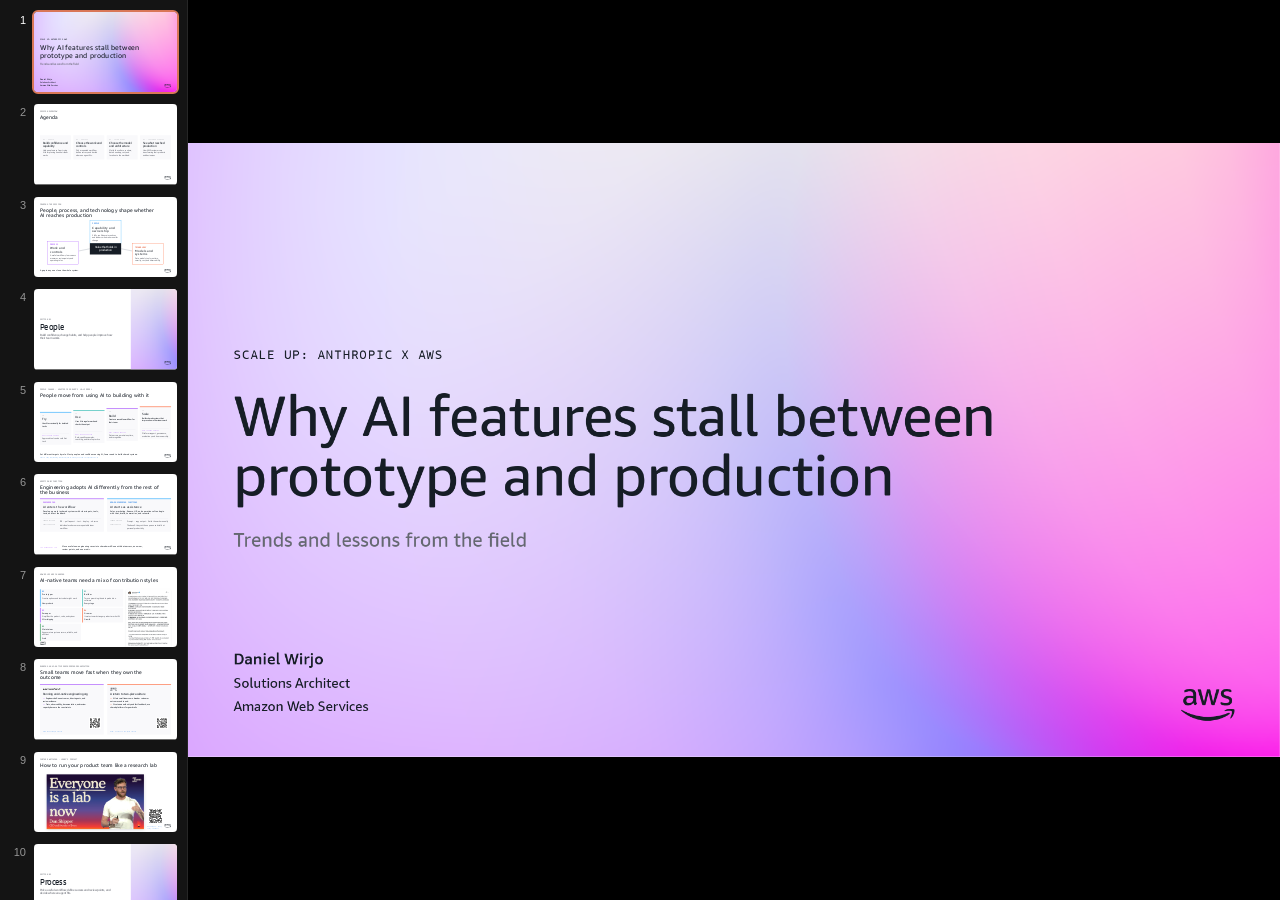
<file: scale-up-session-1/index.html>
<!doctype html>
<html lang="en">
<head>
  <meta charset="utf-8">
  <meta name="viewport" content="width=device-width, initial-scale=1">
  <meta name="robots" content="noindex">
  <link rel="canonical" href="https://wirjo.github.io/slides/ai-to-production/">
  <title>Moved to AI to production</title>
  <script>
    window.location.replace("../ai-to-production/" + window.location.search + window.location.hash);
  </script>
</head>
<body>
  <p>This presentation has moved to <a href="../ai-to-production/">AI to production</a>.</p>
</body>
</html>
</file>
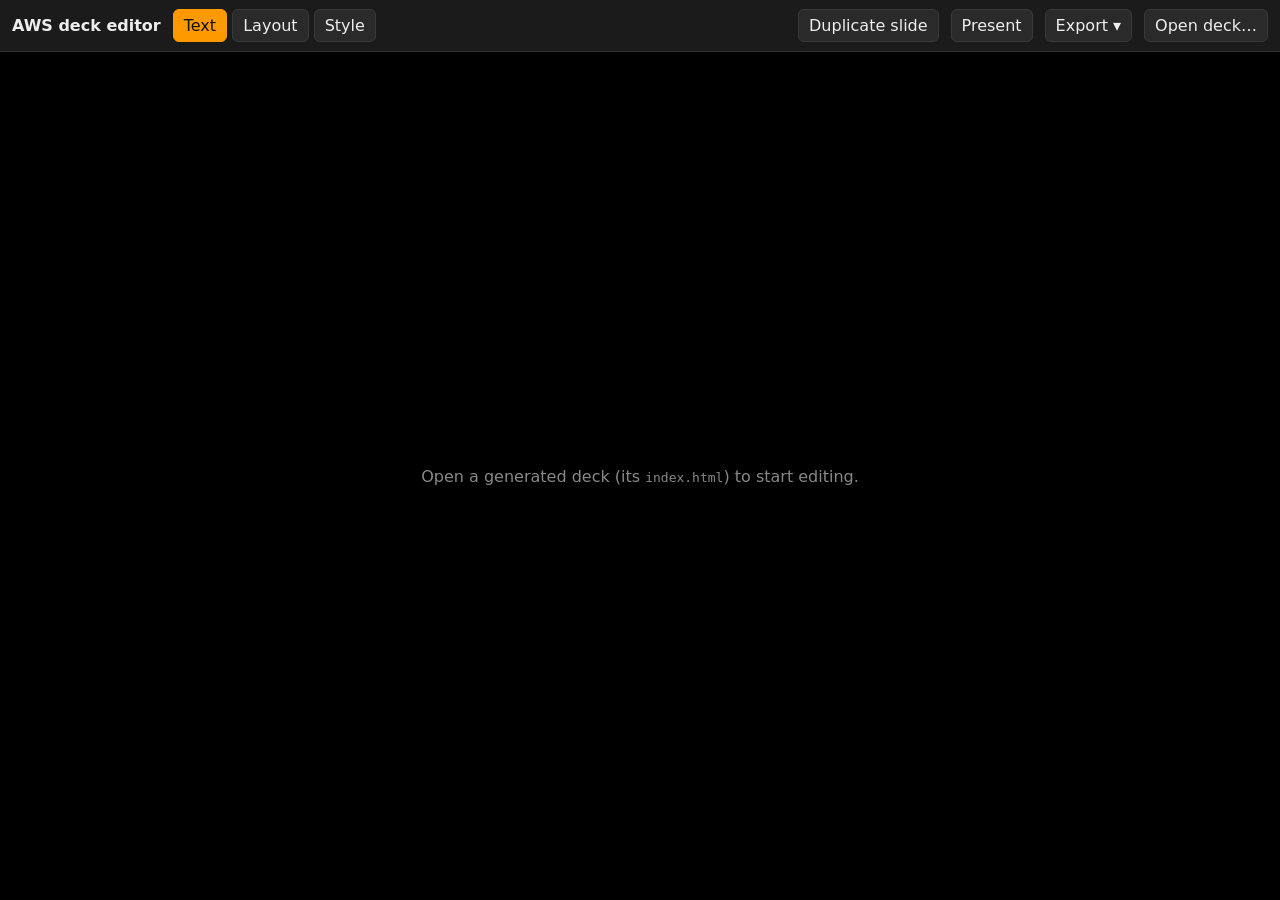
<file: ai-to-production-melbourne/editor.html>
<!DOCTYPE html>
<html lang="en">
<head>
<meta charset="UTF-8">
<title>AWS deck editor</title>
<link rel="stylesheet" href="./editor/editor.css">
</head>
<body>
<header id="toolbar">
  <strong class="brand">AWS deck editor</strong>
  <div class="modes" role="tablist">
    <button data-mode="text" class="active">Text</button>
    <button data-mode="layout">Layout</button>
    <button data-mode="style">Style</button>
  </div>
  <div class="spacer"></div>
  <button id="dup-slide" title="Duplicate the current slide">Duplicate slide</button>
  <button id="present-toggle">Present</button>
  <details id="export-menu">
    <summary>Export ▾</summary>
    <div class="export-options">
      <button id="export-single">Single file (.html)</button>
      <button id="export-folder">Folder (.zip)</button>
    </div>
  </details>
  <button id="open-deck">Open deck…</button>
  <input id="deck-file" type="file" accept=".html" hidden>
</header>
<main id="stage">
  <iframe id="deck-frame" title="deck"></iframe>
  <p id="empty-hint">Open a generated deck (its <code>index.html</code>) to start editing.</p>
</main>
<script type="module">
  import { setMode, editorState, modeHandlers } from './editor/editor.js';
  import './editor/modes/text-edit.js';
  import './editor/modes/style-popover.js';
  import './editor/modes/layout-nudge.js';
  import './editor/modes/slide-ops.js';
  import './editor/freeze.js';
  setMode('text');
  // Re-arm the active mode after a deck finishes loading (frameDoc becomes available).
  const frame = document.getElementById('deck-frame');
  frame.addEventListener('load', () => {
    // slight delay so editorState.frameDoc is set by loadDeck's own load handler
    setTimeout(() => modeHandlers[editorState.mode]?.arm?.(), 100);
  });
</script>
</body>
</html>
</file>
<file: ai-to-production-melbourne/styles.css>
/* =============================================================
   AWS Design System — global entry point
   Consumers link THIS file. It is an @import manifest only.
   Everything reachable from here ships to consumers.
   ============================================================= */

@import "./tokens/fonts.css";
@import "./tokens/colors.css";
@import "./tokens/typography.css";
@import "./tokens/spacing.css";
</file>
<file: ai-to-production/styles.css>
/* =============================================================
   AWS Design System — global entry point
   Consumers link THIS file. It is an @import manifest only.
   Everything reachable from here ships to consumers.
   ============================================================= */

@import "./tokens/fonts.css";
@import "./tokens/colors.css";
@import "./tokens/typography.css";
@import "./tokens/spacing.css";
</file>
<file: ai-to-production-melbourne/editor/editor.css>
:root { --bar: 52px; }
* { box-sizing: border-box; }
html, body { margin: 0; height: 100%; font-family: system-ui, sans-serif; background: #111; color: #eee; }
#toolbar {
  height: var(--bar); display: flex; align-items: center; gap: 12px;
  padding: 0 12px; background: #1b1b1b; border-bottom: 1px solid #333;
}
#toolbar .brand { font-weight: 600; }
#toolbar .spacer { flex: 1; }
#toolbar button, #export-menu summary {
  background: #2a2a2a; color: #eee; border: 1px solid #3a3a3a; border-radius: 6px;
  padding: 6px 10px; cursor: pointer; font: inherit; list-style: none;
}
#toolbar .modes button.active { background: #ff9900; color: #111; border-color: #ff9900; }
#export-menu { position: relative; }
#export-menu .export-options {
  position: absolute; right: 0; top: 110%; display: flex; flex-direction: column; gap: 6px;
  background: #1b1b1b; border: 1px solid #333; border-radius: 8px; padding: 8px; min-width: 180px; z-index: 20;
}
#stage { position: relative; height: calc(100% - var(--bar)); display: grid; place-items: center; }
#deck-frame { width: 100%; height: 100%; border: 0; background: #000; }
#empty-hint { position: absolute; color: #888; }
/* selection outline drawn in the PARENT over the iframe (Task 7+).
   position:fixed so drawSelection() can use viewport coordinates directly —
   #stage sits below the toolbar, so an absolute overlay would be offset. */
#sel-overlay { position: fixed; pointer-events: none; border: 2px solid #ff9900; display: none; z-index: 15; }
body[data-dirty="true"] #toolbar .brand::after { content: " •"; color: #ff9900; }
#style-popover {
  position: fixed; z-index: 30; display: none; width: 420px;
  background: #1b1b1b; border: 1px solid #3a3a3a; border-radius: 10px; padding: 12px;
  box-shadow: 0 8px 24px rgba(0,0,0,.5);
}
#style-popover .sp-none-row { margin-bottom: 4px; }
#style-popover .sp-none-row .sp-swatch { width: 26px; }
#style-popover .sp-section { margin-bottom: 10px; }
#style-popover label { display: block; font-size: 11px; color: #999; margin-bottom: 6px; text-transform: uppercase; letter-spacing: .06em; }
/* Colour matrix: one column per hue (spectrum order), one row per lightness
   step. grid-template-columns is set inline to the hue count in JS. */
#style-popover .sp-swatches { display: grid; gap: 4px; }
#style-popover .sp-swatch { width: 100%; aspect-ratio: 1; border: 1px solid rgba(255,255,255,.15); border-radius: 3px; padding: 0; cursor: pointer; }
#style-popover .sp-swatch:hover { outline: 2px solid #ff9900; outline-offset: 1px; }
/* Currently-applied colour gets a persistent ring so you can find your way back. */
#style-popover .sp-swatch.sp-current { outline: 2px solid #fff; outline-offset: 1px; box-shadow: 0 0 0 1px #000; }
/* Transparent / no-fill chip: checkerboard with a diagonal slash. */
#style-popover .sp-swatch-none {
  background:
    linear-gradient(45deg, transparent 45%, #e5484d 45%, #e5484d 55%, transparent 55%),
    conic-gradient(#666 90deg, #999 90deg 180deg, #666 180deg 270deg, #999 270deg) 0 0 / 8px 8px;
}
#style-popover .sp-btn { background: #2a2a2a; color: #eee; border: 1px solid #3a3a3a; border-radius: 6px; padding: 5px 8px; margin-right: 4px; cursor: pointer; font: inherit; }
#style-popover .sp-bgmodes { display: flex; flex-direction: column; gap: 4px; }
</file>
